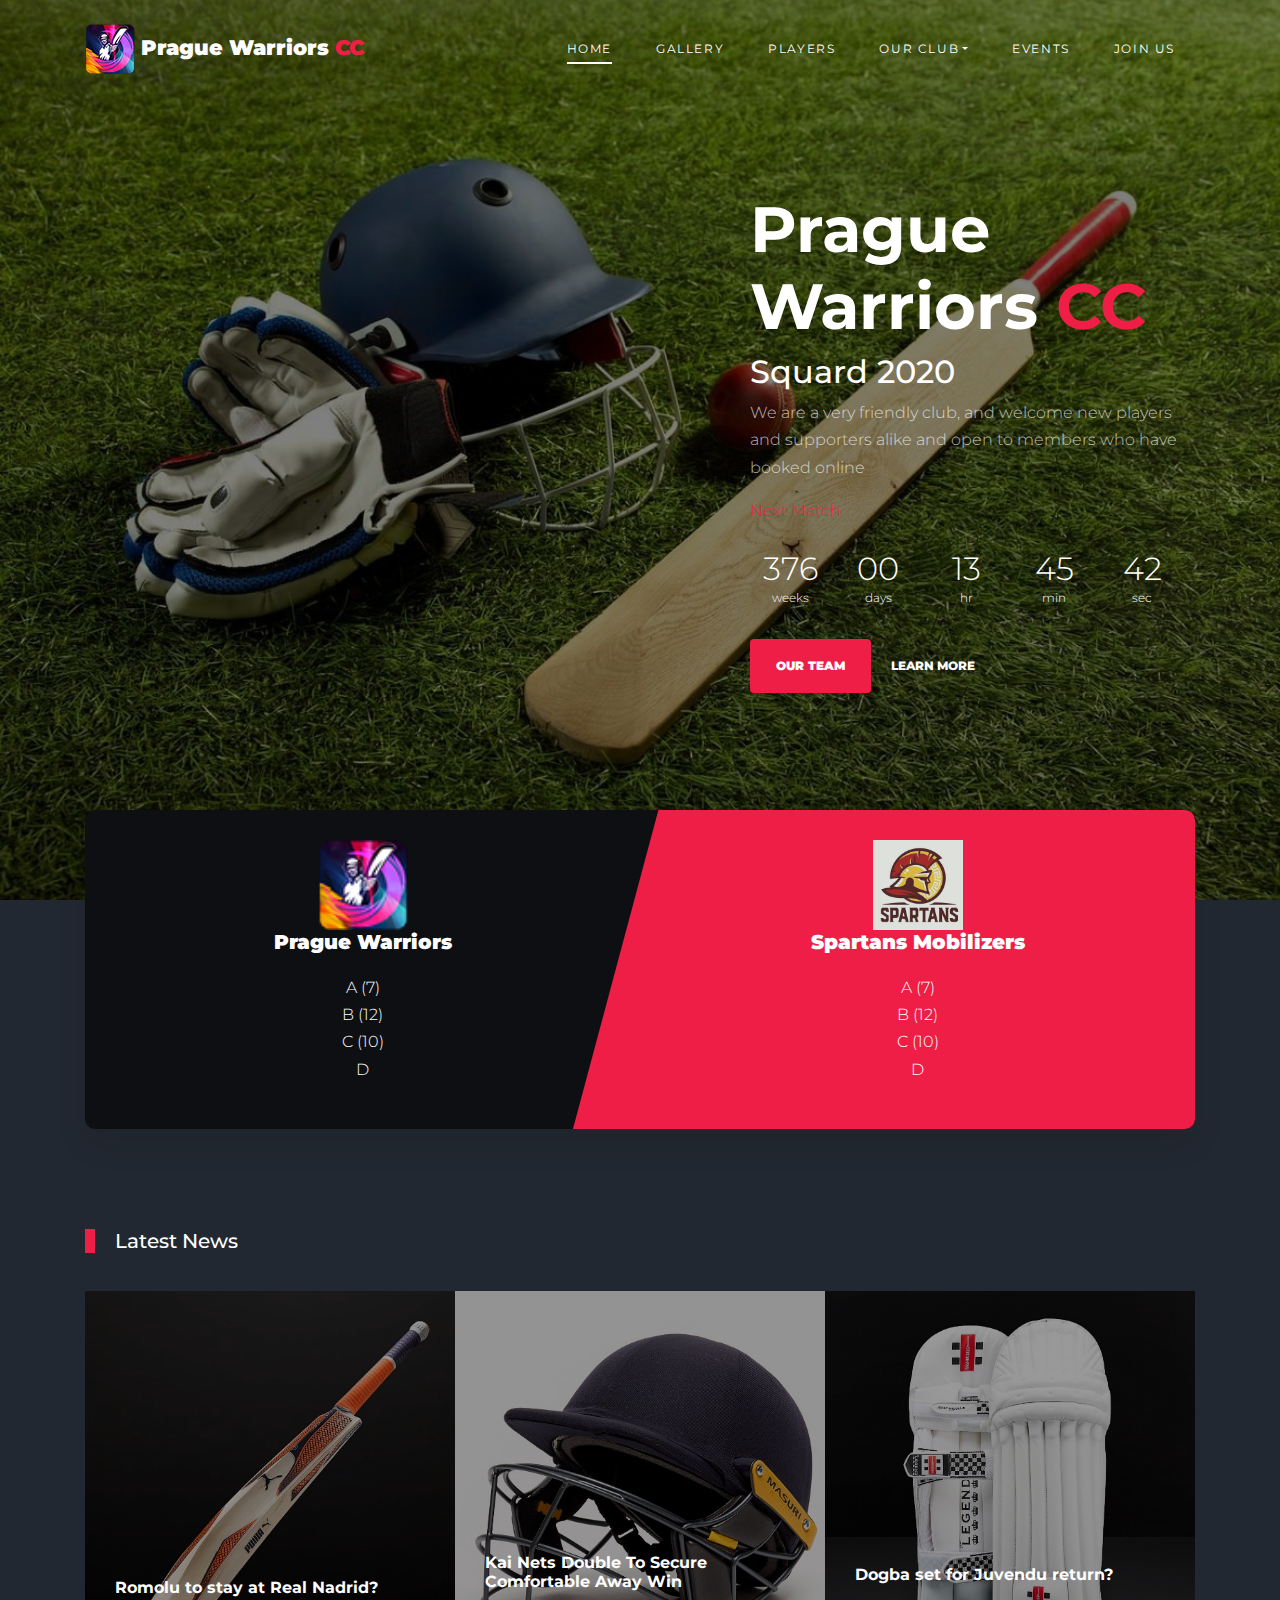
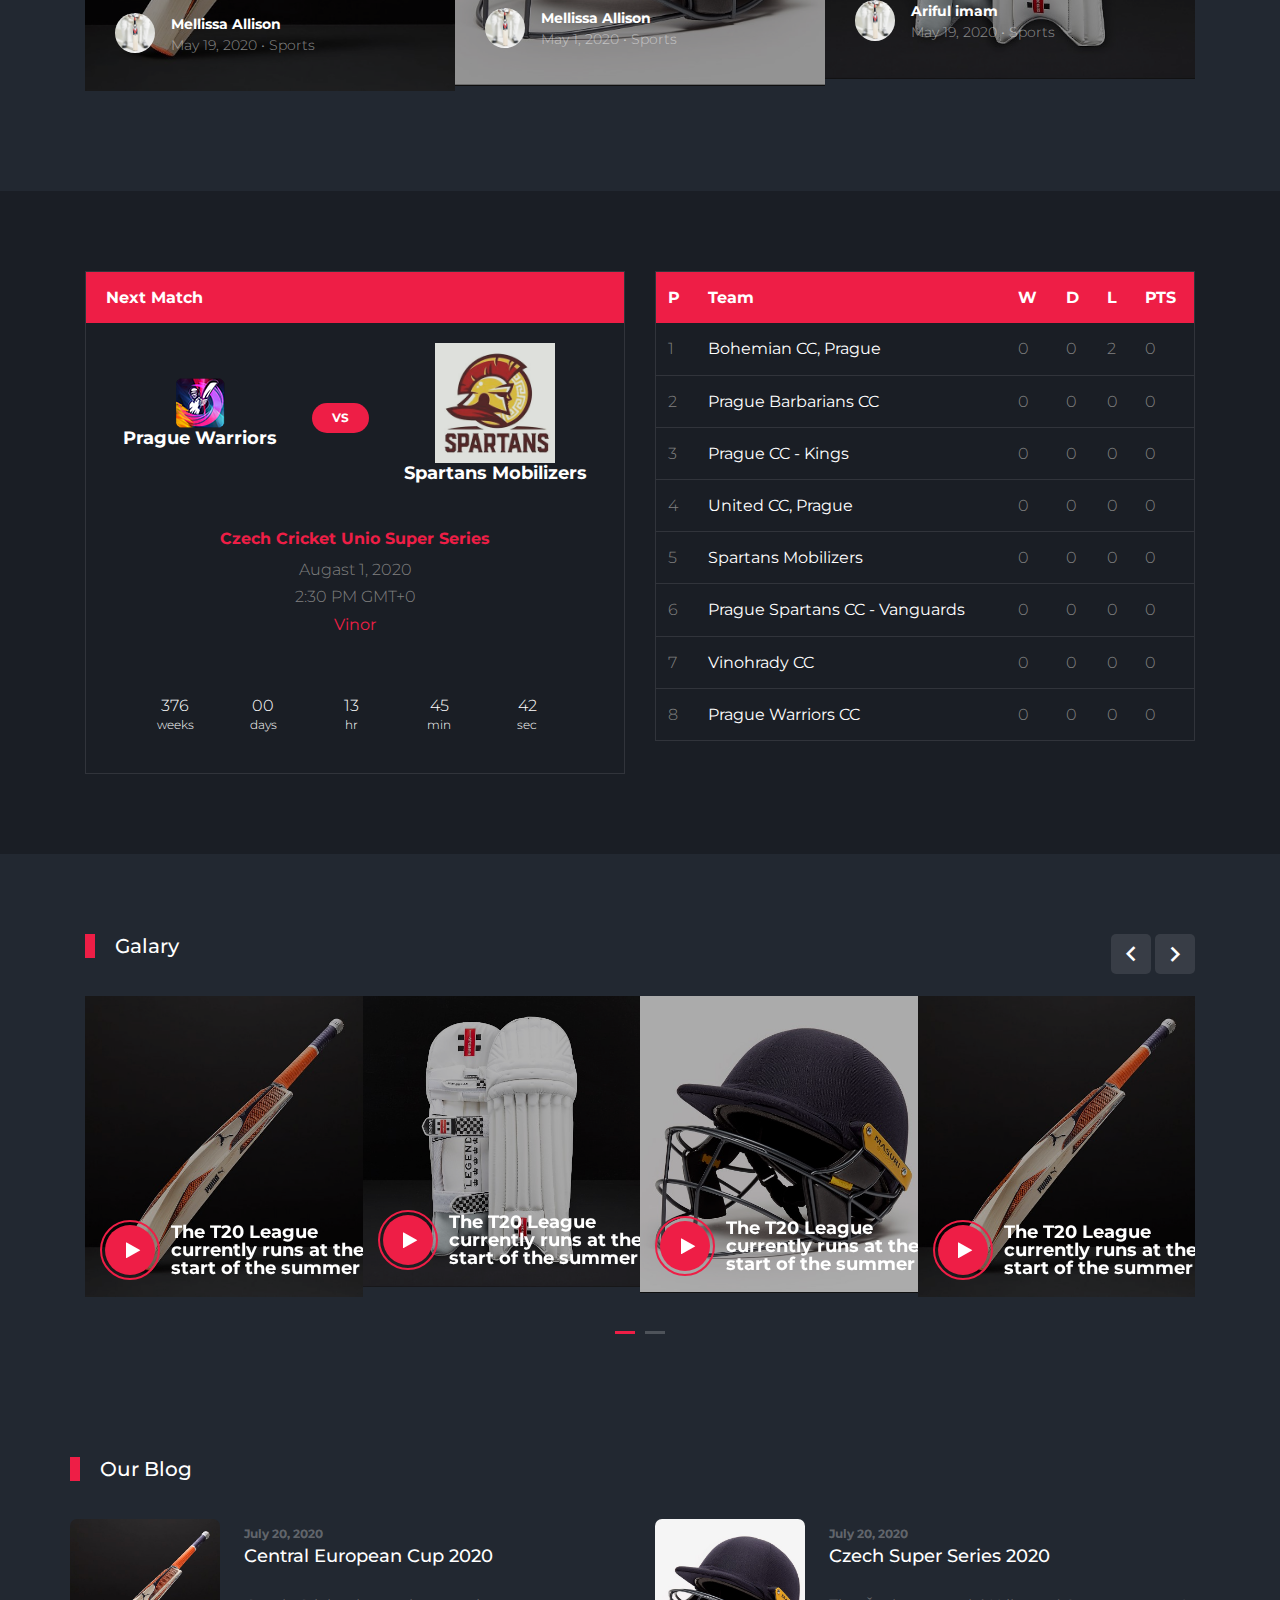
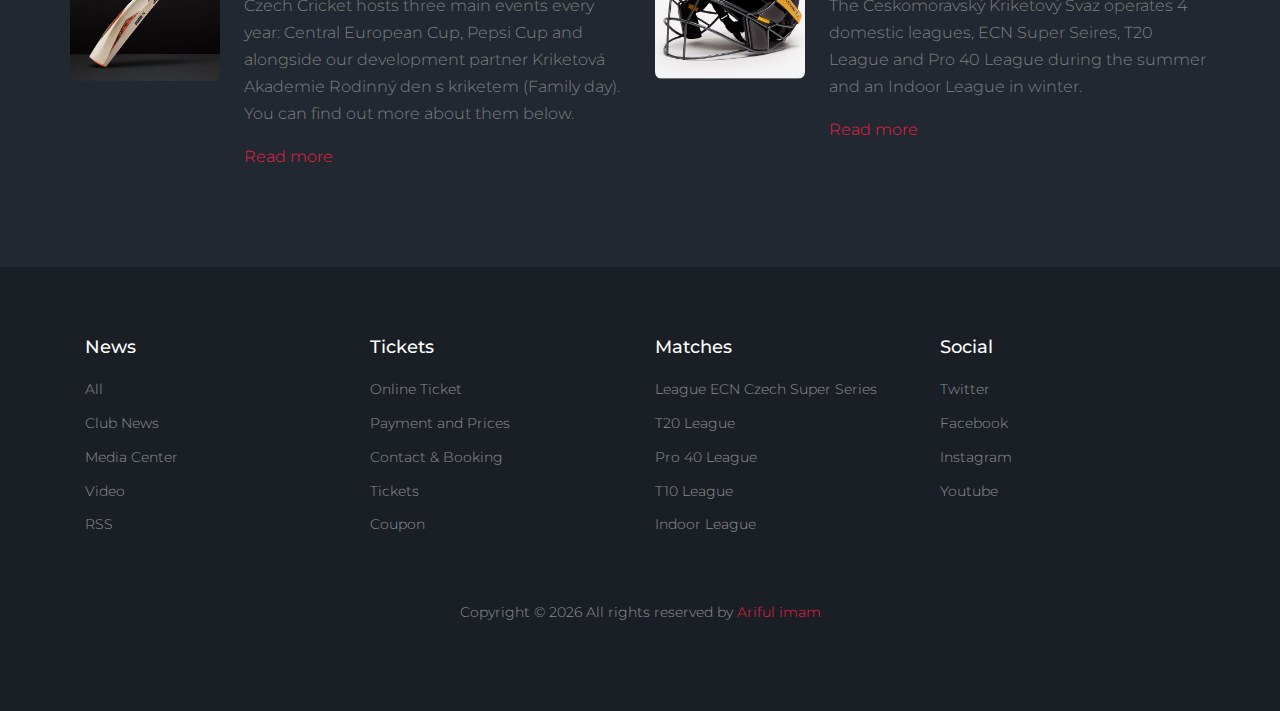
<file: index.html>
<!DOCTYPE html>
<html lang="en">

<head>
  <title>Prague Warriors &mdash;CC</title>
  <meta charset="utf-8">
  <meta name="viewport" content="width=device-width, initial-scale=1, shrink-to-fit=no">


  <link href="https://fonts.googleapis.com/css2?family=Montserrat:wght@400;700&display=swap" rel="stylesheet">

  <link rel="stylesheet" href="fonts/icomoon/style.css">

  <link rel="stylesheet" href="css/bootstrap/bootstrap.css">
  <link rel="stylesheet" href="css/jquery-ui.css">
  <link rel="stylesheet" href="css/owl.carousel.min.css">
  <link rel="stylesheet" href="css/owl.theme.default.min.css">
  <link rel="stylesheet" href="css/owl.theme.default.min.css">

  <link rel="stylesheet" href="css/jquery.fancybox.min.css">

  <link rel="stylesheet" href="css/bootstrap-datepicker.css">

  <link rel="stylesheet" href="fonts/flaticon/font/flaticon.css">

  <link rel="stylesheet" href="css/aos.css">

  <link rel="stylesheet" href="css/style.css">



</head>

<body>

  <div class="site-wrap">

    <div class="site-mobile-menu site-navbar-target">
      <div class="site-mobile-menu-header">
        <div class="site-mobile-menu-close">
          <span class="icon-close2 js-menu-toggle"></span>
        </div>
      </div>
      <div class="site-mobile-menu-body"></div>
    </div>


    <header class="site-navbar py-4" role="banner">

      <div class="container">
        <div class="d-flex align-items-center">
          <div class="site-logo">
            <img src="images/logo_1.png" alt="Logo"><a href="index.html">  Prague Warriors <span style="color: #ee1e46;"><strong>CC</strong></span></a>

          </div>
          <div class="ml-auto">
            <nav class="site-navigation position-relative text-right" role="navigation">
              <ul class="site-menu main-menu js-clone-nav mr-auto d-none d-lg-block">
                <li class="active"><a href="index.html" class="nav-link">Home</a></li>
                <li><a href="galary.html" class="nav-link">Gallery</a></li>
                <li><a href="index.html" class="nav-link">Players</a></li>
                <li class="dropdown submenu">
                  <a href="club.html" class="dropdown-toggle" data-toggle="dropdown" >Our Club</a>
                  <ul class="dropdown-menu" role="menu">
                      <li><a href="constitution.html">Constitution</a></li>
                      <li><a href="coc.html">Code of Conduct</a></li>
                  </ul>

              </li>
                <li><a href="events.html" class="nav-link">Events</a></li>
                <li><a href="reg/reg.html" class="nav-link">Join Us</a></li>
              </ul>
            </nav>

            <a href="#" class="d-inline-block d-lg-none site-menu-toggle js-menu-toggle text-black float-right text-white"><span
                class="icon-menu h3 text-white"></span></a>
          </div>
        </div>
      </div>

    </header>

    <div class="hero overlay" style="background-image: url('images/bg_3.jpg');">
      <div class="container">
        <div class="row align-items-center">
          <div class="col-lg-5 ml-auto">
            <h1 class="text-white">Prague Warriors <span style="color: #ee1e46;"><trong>CC</strong></span></h1><h2>Squard 2020</h2>
            <p>We are a very friendly club, and welcome new players and supporters alike and open to members who have booked online</p>
            <p style="color: #ee1e46;">Next Match</p>
            <div id="date-countdown"></div>
            <p>
              <a href="#" class="btn btn-primary py-3 px-4 mr-3">Our Team</a>
              <a href="#" class="more light">Learn More</a>
            </p>  
          </div>
        </div>
      </div>
    </div>

    
    
    <div class="container">
      

      <div class="row">
        <div class="col-lg-12">
          
          <div class="d-flex team-vs">
    
            <div class="team-1 w-50">
              <div class="team-details w-100 text-center">
                <img src="images/logo_1.png" alt="Image" class="img-fluid">
                <h3>Prague Warriors</h3>
                <ul class="list-unstyled">
                  <li>A (7)</li>
                  <li>B (12)</li>
                  <li>C (10)</li>
                  <li>D</li>
                </ul>
              </div>
            </div>
            <div class="team-2 w-50">
              <div class="team-details w-100 text-center">
                <img src="images/logo_2.png" alt="Image" class="img-fluid">
                <h3>Spartans Mobilizers</h3>
                <ul class="list-unstyled">
                  <li>A (7)</li>
                  <li>B (12)</li>
                  <li>C (10)</li>
                  <li>D</li>
                </ul>
              </div>
            </div>
          </div>
        </div>
      </div>
    </div>
  

    <div class="latest-news">
      <div class="container">
        <div class="row">
          <div class="col-12 title-section">
            <h2 class="heading">Latest News</h2>
          </div>
        </div>
        <div class="row no-gutters">
          <div class="col-md-4">
            <div class="post-entry">
              <a href="#">
                <img src="images/img_1.jpg" alt="Image" class="img-fluid">
              </a>
              <div class="caption">
                <div class="caption-inner">
                  <h3 class="mb-3">Romolu to stay at Real Nadrid?</h3>
                  <div class="author d-flex align-items-center">
                    <div class="img mb-2 mr-3">
                      <img src="images/person_1.jpg" alt="">
                    </div>
                    <div class="text">
                      <h4>Mellissa Allison</h4>
                      <span>May 19, 2020 &bullet; Sports</span>
                    </div>
                  </div>
                </div>
              </div> 
            </div>
          </div>
          <div class="col-md-4">
            <div class="post-entry">
              <a href="#">
                <img src="images/img_3.jpg" alt="Image" class="img-fluid">
              </a>
              <div class="caption">
                <div class="caption-inner">
                  <h3 class="mb-3">Kai Nets Double To Secure Comfortable Away Win</h3>
                  <div class="author d-flex align-items-center">
                    <div class="img mb-2 mr-3">
                      <img src="images/person_1.jpg" alt="">
                    </div>
                    <div class="text">
                      <h4>Mellissa Allison</h4>
                      <span>May 1, 2020 &bullet; Sports</span>
                    </div>
                  </div>
                </div>
              </div> 
            </div>
          </div>
          <div class="col-md-4">
            <div class="post-entry">
              <a href="#">
                <img src="images/img_2.jpg" alt="Image" class="img-fluid">
              </a>
              <div class="caption">
                <div class="caption-inner">
                  <h3 class="mb-3">Dogba set for Juvendu return?</h3>
                  <div class="author d-flex align-items-center">
                    <div class="img mb-2 mr-3">
                      <img src="images/person_1.jpg" alt="">
                    </div>
                    <div class="text">
                      <h4>Ariful imam </h4>
                      <span>May 19, 2020 &bullet; Sports</span>
                    </div>
                  </div>
                </div>
              </div> 
            </div>
          </div>
        </div>

      </div>
    </div>
    
    <div class="site-section bg-dark">
      <div class="container">
        <div class="row">
          <div class="col-lg-6">
            <div class="widget-next-match">
              <div class="widget-title">
                <h3>Next Match</h3>
              </div>
              <div class="widget-body mb-3">
                <div class="widget-vs">
                  <div class="d-flex align-items-center justify-content-around justify-content-between w-100">
                    <div class="team-1 text-center">
                      <img src="images/logo_1.png" alt="Image">
                      <h3>Prague Warriors</h3>
                    </div>
                    <div>
                      <span class="vs"><span>VS</span></span>
                    </div>
                    <div class="team-2 text-center">
                      <img src="images/logo_2.png" alt="Image">
                      <h3>Spartans Mobilizers</h3>
                    </div>
                  </div>
                </div>
              </div>

              <div class="text-center widget-vs-contents mb-4">
                <h4>Czech Cricket Unio Super Series
                  </h4>
                <p class="mb-5">
                  <span class="d-block">Augast 1, 2020</span>
                  <span class="d-block">2:30 PM GMT+0</span>
                  <strong class="text-primary">Vinor</strong>
                </p>

                <div id="date-countdown2" class="pb-1"></div>
              </div>
            </div>
          </div>
          <div class="col-lg-6">
            
            <div class="widget-next-match">
              <table class="table custom-table">
                <thead>
                  <tr>
                    <th>P</th>
                    <th>Team</th>
                    <th>W</th>
                    <th>D</th>
                    <th>L</th>
                    <th>PTS</th>
                  </tr>
                </thead>
                <tbody>
                  <tr>
                    <td>1</td>
                    <td><strong class="text-white">Bohemian CC, Prague</strong></td>
                    <td>0</td>
                    <td>0</td>
                    <td>2</td>
                    <td>0</td>
                  </tr>
                  <tr>
                    <td>2</td>
                    <td><strong class="text-white">Prague Barbarians CC</strong></td>
                    <td>0</td>
                    <td>0</td>
                    <td>0</td>
                    <td>0</td>
                  </tr>
                  <tr>
                    <td>3</td>
                    <td><strong class="text-white">Prague CC - Kings</strong></td>
                    <td>0</td>
                    <td>0</td>
                    <td>0</td>
                    <td>0</td>
                  </tr>
                  <tr>
                    <td>4</td>
                    <td><strong class="text-white">United CC, Prague </strong></td>
                    <td>0</td>
                    <td>0</td>
                    <td>0</td>
                    <td>0</td>
                  </tr>
                  <tr>
                    <td>5</td>
                    <td><strong class="text-white"> Spartans Mobilizers</strong></td>
                    <td>0</td>
                    <td>0</td>
                    <td>0</td>
                    <td>0</td>
                  </tr>
                  <tr>
                    <td>6</td>
                    <td><strong class="text-white">Prague Spartans CC - Vanguards</strong></td>
                    <td>0</td>
                    <td>0</td>
                    <td>0</td>
                    <td>0</td>
                  </tr>
                  <tr>
                    <td>7</td>
                    <td><strong class="text-white">Vinohrady CC</strong></td>
                    <td>0</td>
                    <td>0</td>
                    <td>0</td>
                    <td>0</td>
                  </tr>
                  <tr>
                    <td>8</td>
                    <td><strong class="text-white">Prague Warriors CC</strong></td>
                    <td>0</td>
                    <td>0</td>
                    <td>0</td>
                    <td>0</td>
                  </tr>
                </tbody>
              </table>
            </div>

          </div>
        </div>
      </div>
    </div> <!-- .site-section -->

    <div class="site-section">
      <div class="container">
        <div class="row">
          <div class="col-6 title-section">
            <h2 class="heading">Galary</h2>
          </div>
          <div class="col-6 text-right">
            <div class="custom-nav">
            <a href="#" class="js-custom-prev-v2"><span class="icon-keyboard_arrow_left"></span></a>
            <span></span>
            <a href="#" class="js-custom-next-v2"><span class="icon-keyboard_arrow_right"></span></a>
            </div>
          </div>
        </div>


        <div class="owl-4-slider owl-carousel">
          <div class="item">
            <div class="video-media">
              <img src="images/img_1.jpg" alt="Image" class="img-fluid">
              <a href="https://vimeo.com/139714818" class="d-flex play-button align-items-center" data-fancybox>
                <span class="icon mr-3">
                  <span class="icon-play"></span>
                </span>
                <div class="caption">
                  <h3 class="m-0">The T20 League currently runs at the start of the summer</h3>
                </div>
              </a>
            </div>
          </div>
          <div class="item">
            <div class="video-media">
              <img src="images/img_2.jpg" alt="Image" class="img-fluid">
              <a href="#" class="d-flex play-button align-items-center" data-fancybox>
                <span class="icon mr-3">
                  <span class="icon-play"></span>
                </span>
                <div class="caption">
                  <h3 class="m-0">The T20 League currently runs at the start of the summer</h3>
                </div>
              </a>
            </div>
          </div>
          <div class="item">
            <div class="video-media">
              <img src="images/img_3.jpg" alt="Image" class="img-fluid">
              <a href="https://vimeo.com/139714818" class="d-flex play-button align-items-center" data-fancybox>
                <span class="icon mr-3">
                  <span class="icon-play"></span>
                </span>
                <div class="caption">
                  <h3 class="m-0">The T20 League currently runs at the start of the summer</h3>
                </div>
              </a>
            </div>
          </div>

          <div class="item">
            <div class="video-media">
              <img src="images/img_1.jpg" alt="Image" class="img-fluid">
              <a href="https://vimeo.com/139714818" class="d-flex play-button align-items-center" data-fancybox>
                <span class="icon mr-3">
                  <span class="icon-play"></span>
                </span>
                <div class="caption">
                  <h3 class="m-0">The T20 League currently runs at the start of the summer</h3>
                </div>
              </a>
            </div>
          </div>
          <div class="item">
            <div class="video-media">
              <img src="images/img_2.jpg" alt="Image" class="img-fluid">
              <a href="https://vimeo.com/139714818" class="d-flex play-button align-items-center" data-fancybox>
                <span class="icon mr-3">
                  <span class="icon-play"></span>
                </span>
                <div class="caption">
                  <h3 class="m-0">The T20 League currently runs at the start of the summer</h3>
                </div>
              </a>
            </div>
          </div>
          <div class="item">
            <div class="video-media">
              <img src="images/img_3.jpg" alt="Image" class="img-fluid">
              <a href="https://vimeo.com/139714818" class="d-flex play-button align-items-center" data-fancybox>
                <span class="icon mr-3">
                  <span class="icon-play"></span>
                </span>
                <div class="caption">
                  <h3 class="m-0">The T20 League currently runs at the start of the summer</h3>
                </div>
              </a>
            </div>
          </div>

        </div>

      </div>
    </div>

    <div class="container site-section">
      <div class="row">
        <div class="col-6 title-section">
          <h2 class="heading">Our Blog</h2>
        </div>
      </div>
      <div class="row">
        <div class="col-lg-6">
          <div class="custom-media d-flex">
            <div class="img mr-4">
              <img src="images/img_1.jpg" alt="Image" class="img-fluid">
            </div>
            <div class="text">
              <span class="meta">July 20, 2020</span>
              <h3 class="mb-4"><a href="#">Central European Cup 2020</a></h3>
              <p>Czech Cricket hosts three main events every year: Central European Cup, Pepsi Cup and alongside our development partner Kriketová Akademie Rodinný den s kriketem (Family day). You can find out more about them below.

              </p>
              <p><a href="#">Read more</a></p>
            </div>
          </div>
        </div>
        <div class="col-lg-6">
          <div class="custom-media d-flex">
            <div class="img mr-4">
              <img src="images/img_3.jpg" alt="Image" class="img-fluid">
            </div>
            <div class="text">
              <span class="meta">July 20, 2020</span>
              <h3 class="mb-4"><a href="#">Czech Super Series 2020</a></h3>
              <p>The Českomoravský Kriketový Svaz operates 4 domestic leagues, ECN Super Seires, T20 League and Pro 40 League during the summer and an Indoor League in winter.</p>
              <p><a href="#">Read more</a></p>
            </div>
          </div>
        </div>
      </div>
    </div>



    <footer class="footer-section">
      <div class="container">
        <div class="row">
          <div class="col-lg-3">
            <div class="widget mb-3">
              <h3>News</h3>
              <ul class="list-unstyled links">
                <li><a href="#">All</a></li>
                <li><a href="#">Club News</a></li>
                <li><a href="#">Media Center</a></li>
                <li><a href="#">Video</a></li>
                <li><a href="#">RSS</a></li>
              </ul>
            </div>
          </div>
          <div class="col-lg-3">
            <div class="widget mb-3">
              <h3>Tickets</h3>
              <ul class="list-unstyled links">
                <li><a href="#">Online Ticket</a></li>
                <li><a href="#">Payment and Prices</a></li>
                <li><a href="#">Contact &amp; Booking</a></li>
                <li><a href="#">Tickets</a></li>
                <li><a href="#">Coupon</a></li>
              </ul>
            </div>
          </div>
          <div class="col-lg-3">
            <div class="widget mb-3">
              <h3>Matches</h3>
              <ul class="list-unstyled links">
                <li><a href="#">League ECN Czech Super Series</a></li>
                <li><a href="#">T20 League</a></li>
                <li><a href="#">Pro 40 League</a></li>
                <li><a href="#">T10 League</a></li>
                <li><a href="#">Indoor League</a></li>
              </ul>
            </div>
          </div>

          <div class="col-lg-3">
            <div class="widget mb-3">
              <h3>Social</h3>
              <ul class="list-unstyled links">
                <li><a href="#">Twitter</a></li>
                <li><a href="#">Facebook</a></li>
                <li><a href="#">Instagram</a></li>
                <li><a href="#">Youtube</a></li>
              </ul>
            </div>
          </div>

        </div>

        <div class="row text-center">
          <div class="col-md-12">
            <div class=" pt-5">
              <p>
            
                Copyright &copy;
                <script>
                  document.write(new Date().getFullYear());
                </script> All rights reserved by <a href="www.arifulimam.github.io/resume" target="_blank">Ariful imam</a>
               
              </p>
            </div>
          </div>

        </div>
      </div>
    </footer>


  <!-- .site-wrap -->

  <script src="js/jquery-3.3.1.min.js"></script>
  <script src="js/jquery-migrate-3.0.1.min.js"></script>
  <script src="js/jquery-ui.js"></script>
  <script src="js/popper.min.js"></script>
  <script src="js/bootstrap.min.js"></script>
  <script src="js/owl.carousel.min.js"></script>
  <script src="js/jquery.stellar.min.js"></script>
  <script src="js/jquery.countdown.min.js"></script>
  <script src="js/bootstrap-datepicker.min.js"></script>
  <script src="js/jquery.easing.1.3.js"></script>
  <script src="js/aos.js"></script>
  <script src="js/jquery.fancybox.min.js"></script>
  <script src="js/jquery.sticky.js"></script>
  <script src="js/jquery.mb.YTPlayer.min.js"></script>


  <script src="js/main.js"></script>

</body>

</html>
</file>
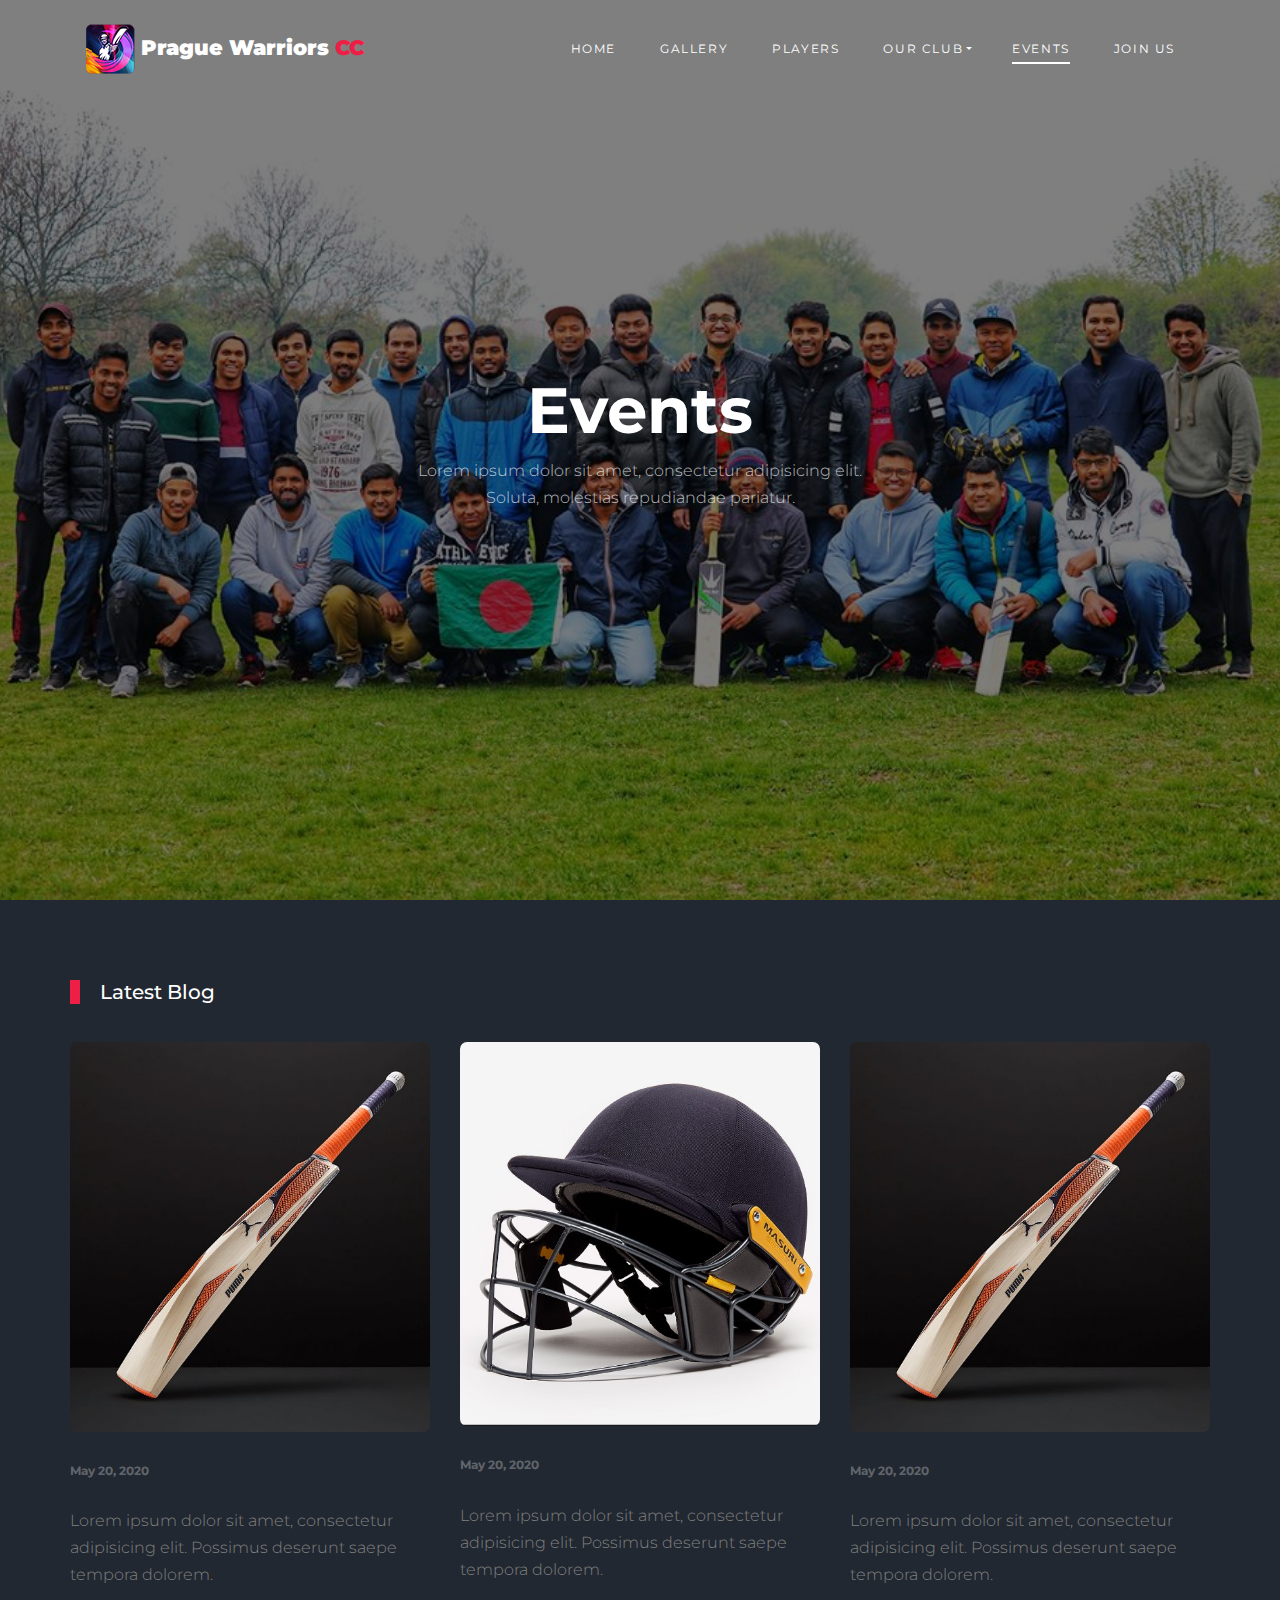
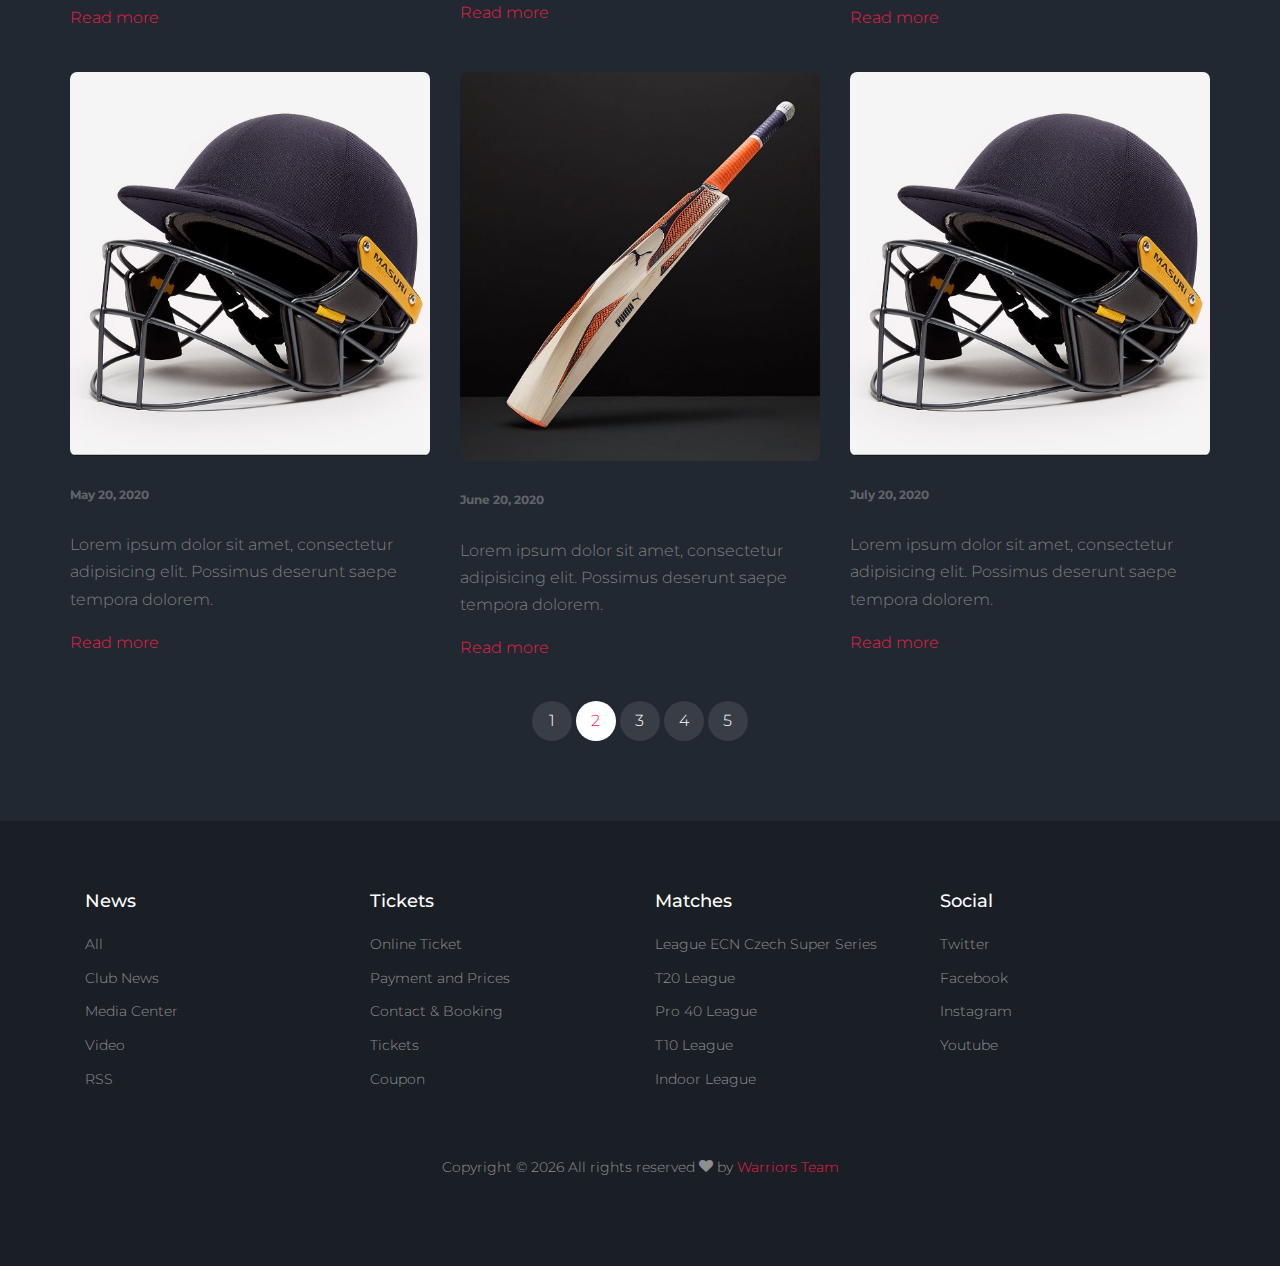
<file: events.html>
<!DOCTYPE html>
<html lang="en">

<head>
  <title>Prague Warriors &mdash;CC</title>
  <meta charset="utf-8">
  <meta name="viewport" content="width=device-width, initial-scale=1, shrink-to-fit=no">


  <link href="https://fonts.googleapis.com/css2?family=Montserrat:wght@400;700&display=swap" rel="stylesheet">

  <link rel="stylesheet" href="fonts/icomoon/style.css">

  <link rel="stylesheet" href="css/bootstrap/bootstrap.css">
  <link rel="stylesheet" href="css/jquery-ui.css">
  <link rel="stylesheet" href="css/owl.carousel.min.css">
  <link rel="stylesheet" href="css/owl.theme.default.min.css">
  <link rel="stylesheet" href="css/owl.theme.default.min.css">

  <link rel="stylesheet" href="css/jquery.fancybox.min.css">

  <link rel="stylesheet" href="css/bootstrap-datepicker.css">

  <link rel="stylesheet" href="fonts/flaticon/font/flaticon.css">

  <link rel="stylesheet" href="css/aos.css">

  <link rel="stylesheet" href="css/style.css">



</head>

<body>

  <div class="site-wrap">

    <div class="site-mobile-menu site-navbar-target">
      <div class="site-mobile-menu-header">
        <div class="site-mobile-menu-close">
          <span class="icon-close2 js-menu-toggle"></span>
        </div>
      </div>
      <div class="site-mobile-menu-body"></div>
    </div>


    <header class="site-navbar py-4" role="banner">

      <div class="container">
        <div class="d-flex align-items-center">
          <div class="site-logo">
            <img src="images/logo_1.png" alt="Logo"><a href="index.html">  Prague Warriors <span style="color: #ee1e46;"><strong>CC</strong></span></a>
      
          </div>
          <div class="ml-auto">
            <nav class="site-navigation position-relative text-right" role="navigation">
              <ul class="site-menu main-menu js-clone-nav mr-auto d-none d-lg-block">
                <li ><a href="index.html" class="nav-link">Home</a></li>
                <li><a href="galary.html" class="nav-link">Gallery</a></li>
                <li><a href="index.html" class="nav-link">Players</a></li>
                   <li class="dropdown submenu">
                  <a href="club.html" class="dropdown-toggle" data-toggle="dropdown" >Our Club</a>
                  <ul class="dropdown-menu" role="menu">
                      <li><a href="constitution.html">Constitution</a></li>
                      <li><a href="coc.html">Code of Conduct</a></li>
                  </ul>
                <li class="active"><a href="events.html" class="nav-link">Events</a></li>
                <li><a href="reg/reg.html" class="nav-link">Join Us</a></li>
              </ul>
            </nav>

            <a href="#" class="d-inline-block d-lg-none site-menu-toggle js-menu-toggle text-black float-right text-white"><span
                class="icon-menu h3 text-white"></span></a>
          </div>
        </div>
      </div>

    </header>


    <div class="hero overlay" style="background-image: url('images/1.jpg');">
      <div class="container">
        <div class="row align-items-center">
          <div class="col-lg-5 mx-auto text-center">
            <h1 class="text-white">Events</h1>
            <p>Lorem ipsum dolor sit amet, consectetur adipisicing elit. Soluta, molestias repudiandae pariatur.</p>
          </div>
        </div>
      </div>
    </div>

    
    
    <div class="container site-section">
      <div class="row">
        <div class="col-6 title-section">
          <h2 class="heading">Latest Blog</h2>
        </div>
      </div>
      <div class="row">
        <div class="col-lg-4 mb-4">
          <div class="custom-media d-block">
            <div class="img mb-4">
              <a href="events.html"><img src="images/img_1.jpg" alt="Image" class="img-fluid"></a>
            </div>
            <div class="text">
              <span class="meta">May 20, 2020</span>
              <h3 class="mb-4"><a href="#"></a></h3>
              <p>Lorem ipsum dolor sit amet, consectetur adipisicing elit. Possimus deserunt saepe tempora dolorem.</p>
              <p><a href="#">Read more</a></p>
            </div>
          </div>
        </div>
        <div class="col-lg-4 mb-4">
          <div class="custom-media d-block">
            <div class="img mb-4">
              <a href="events.html"><img src="images/img_3.jpg" alt="Image" class="img-fluid"></a>
            </div>
            <div class="text">
              <span class="meta">May 20, 2020</span>
              <h3 class="mb-4"><a href="#"></a></h3>
              <p>Lorem ipsum dolor sit amet, consectetur adipisicing elit. Possimus deserunt saepe tempora dolorem.</p>
              <p><a href="#">Read more</a></p>
            </div>
          </div>
        </div>

        <div class="col-lg-4 mb-4">
          <div class="custom-media d-block">
            <div class="img mb-4">
              <a href="events.html"><img src="images/img_1.jpg" alt="Image" class="img-fluid"></a>
            </div>
            <div class="text">
              <span class="meta">May 20, 2020</span>
              <h3 class="mb-4"><a href="#"></a></h3>
              <p>Lorem ipsum dolor sit amet, consectetur adipisicing elit. Possimus deserunt saepe tempora dolorem.</p>
              <p><a href="#">Read more</a></p>
            </div>
          </div>
        </div>
        <div class="col-lg-4 mb-4">
          <div class="custom-media d-block">
            <div class="img mb-4">
              <a href="events.html"><img src="images/img_3.jpg" alt="Image" class="img-fluid"></a>
            </div>
            <div class="text">
              <span class="meta">May 20, 2020</span>
              <h3 class="mb-4"><a href="#"></a></h3>
              <p>Lorem ipsum dolor sit amet, consectetur adipisicing elit. Possimus deserunt saepe tempora dolorem.</p>
              <p><a href="#">Read more</a></p>
            </div>
          </div>
        </div>
        
        <div class="col-lg-4 mb-4">
          <div class="custom-media d-block">
            <div class="img mb-4">
              <a href="events.html"><img src="images/img_1.jpg" alt="Image" class="img-fluid"></a>
            </div>
            <div class="text">
              <span class="meta">June 20, 2020</span>
              <h3 class="mb-4"><a href="#"></a></h3>
              <p>Lorem ipsum dolor sit amet, consectetur adipisicing elit. Possimus deserunt saepe tempora dolorem.</p>
              <p><a href="#">Read more</a></p>
            </div>
          </div>
        </div>
        <div class="col-lg-4 mb-4">
          <div class="custom-media d-block">
            <div class="img mb-4">
              <a href="events.html"><img src="images/img_3.jpg" alt="Image" class="img-fluid"></a>
            </div>
            <div class="text">
              <span class="meta">July 20, 2020</span>
              <h3 class="mb-4"><a href="#"></a></h3>
              <p>Lorem ipsum dolor sit amet, consectetur adipisicing elit. Possimus deserunt saepe tempora dolorem.</p>
              <p><a href="#">Read more</a></p>
            </div>
          </div>
        </div>
      </div>

      <div class="row justify-content-center">
        <div class="col-lg-7 text-center">
          <div class="custom-pagination">
            <a href="#">1</a>
            <span>2</span>
            <a href="#">3</a>
            <a href="#">4</a>
            <a href="#">5</a>
          </div>
        </div>
      </div>
    </div>


    

    <footer class="footer-section">
      <div class="container">
        <div class="row">
          <div class="col-lg-3">
            <div class="widget mb-3">
              <h3>News</h3>
              <ul class="list-unstyled links">
                <li><a href="#">All</a></li>
                <li><a href="#">Club News</a></li>
                <li><a href="#">Media Center</a></li>
                <li><a href="#">Video</a></li>
                <li><a href="#">RSS</a></li>
              </ul>
            </div>
          </div>
          <div class="col-lg-3">
            <div class="widget mb-3">
              <h3>Tickets</h3>
              <ul class="list-unstyled links">
                <li><a href="#">Online Ticket</a></li>
                <li><a href="#">Payment and Prices</a></li>
                <li><a href="#">Contact &amp; Booking</a></li>
                <li><a href="#">Tickets</a></li>
                <li><a href="#">Coupon</a></li>
              </ul>
            </div>
          </div>
          <div class="col-lg-3">
            <div class="widget mb-3">
              <h3>Matches</h3>
              <ul class="list-unstyled links">
                <li><a href="#">League ECN Czech Super Series</a></li>
                <li><a href="#">T20 League</a></li>
                <li><a href="#">Pro 40 League</a></li>
                <li><a href="#">T10 League</a></li>
                <li><a href="#">Indoor League</a></li>
              </ul>
            </div>
          </div>

          <div class="col-lg-3">
            <div class="widget mb-3">
              <h3>Social</h3>
              <ul class="list-unstyled links">
                <li><a href="#">Twitter</a></li>
                <li><a href="#">Facebook</a></li>
                <li><a href="#">Instagram</a></li>
                <li><a href="#">Youtube</a></li>
              </ul>
            </div>
          </div>

        </div>

        <div class="row text-center">
          <div class="col-md-12">
            <div class=" pt-5">
              <p>
            
                Copyright &copy;
                <script>
                  document.write(new Date().getFullYear());
                </script> All rights reserved  <i class="icon-heart"
                  aria-hidden="true"></i> by <a href="www.arifulimam.github.io/resume" target="_blank">Warriors Team</a>
               
              </p>
            </div>
          </div>

        </div>
      </div>
    </footer>



  </div>
  <!-- .site-wrap -->

  <script src="js/jquery-3.3.1.min.js"></script>
  <script src="js/jquery-migrate-3.0.1.min.js"></script>
  <script src="js/jquery-ui.js"></script>
  <script src="js/popper.min.js"></script>
  <script src="js/bootstrap.min.js"></script>
  <script src="js/owl.carousel.min.js"></script>
  <script src="js/jquery.stellar.min.js"></script>
  <script src="js/jquery.countdown.min.js"></script>
  <script src="js/bootstrap-datepicker.min.js"></script>
  <script src="js/jquery.easing.1.3.js"></script>
  <script src="js/aos.js"></script>
  <script src="js/jquery.fancybox.min.js"></script>
  <script src="js/jquery.sticky.js"></script>
  <script src="js/jquery.mb.YTPlayer.min.js"></script>


  <script src="js/main.js"></script>

</body>

</html>
</file>
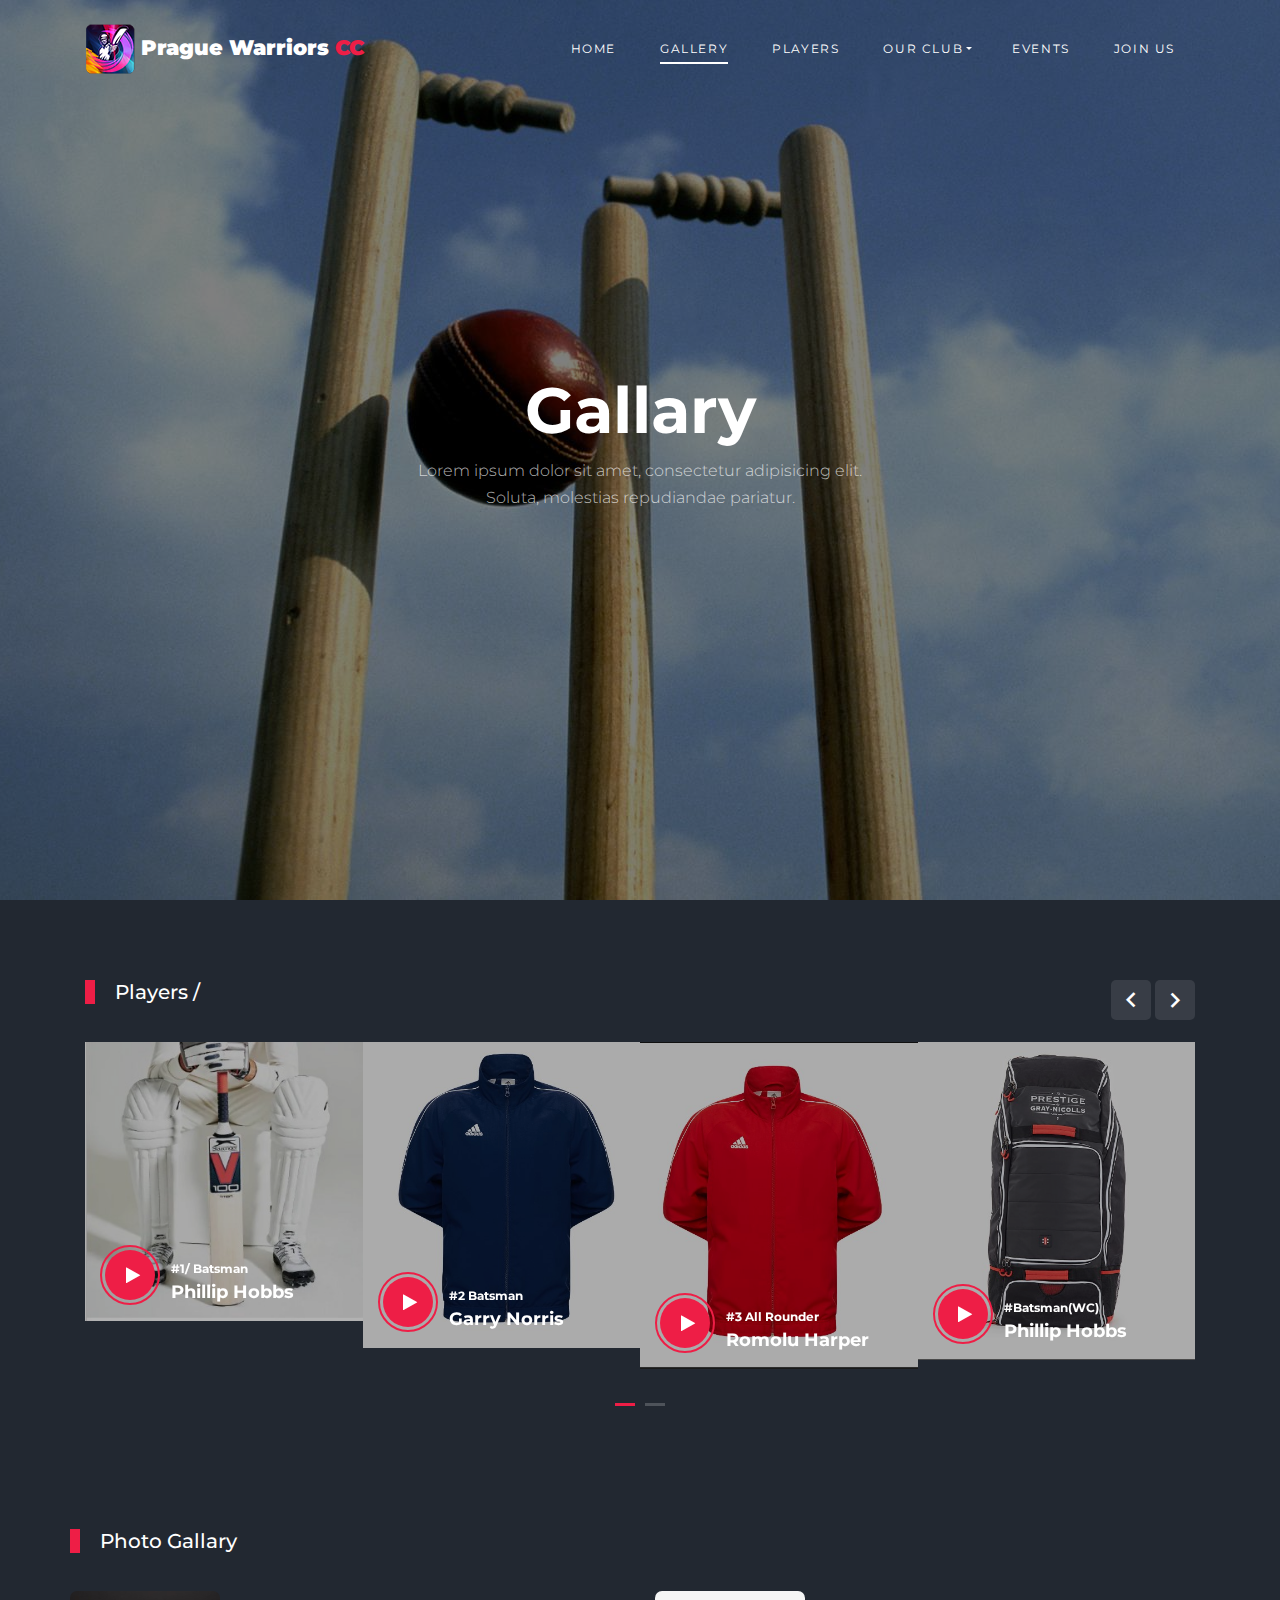
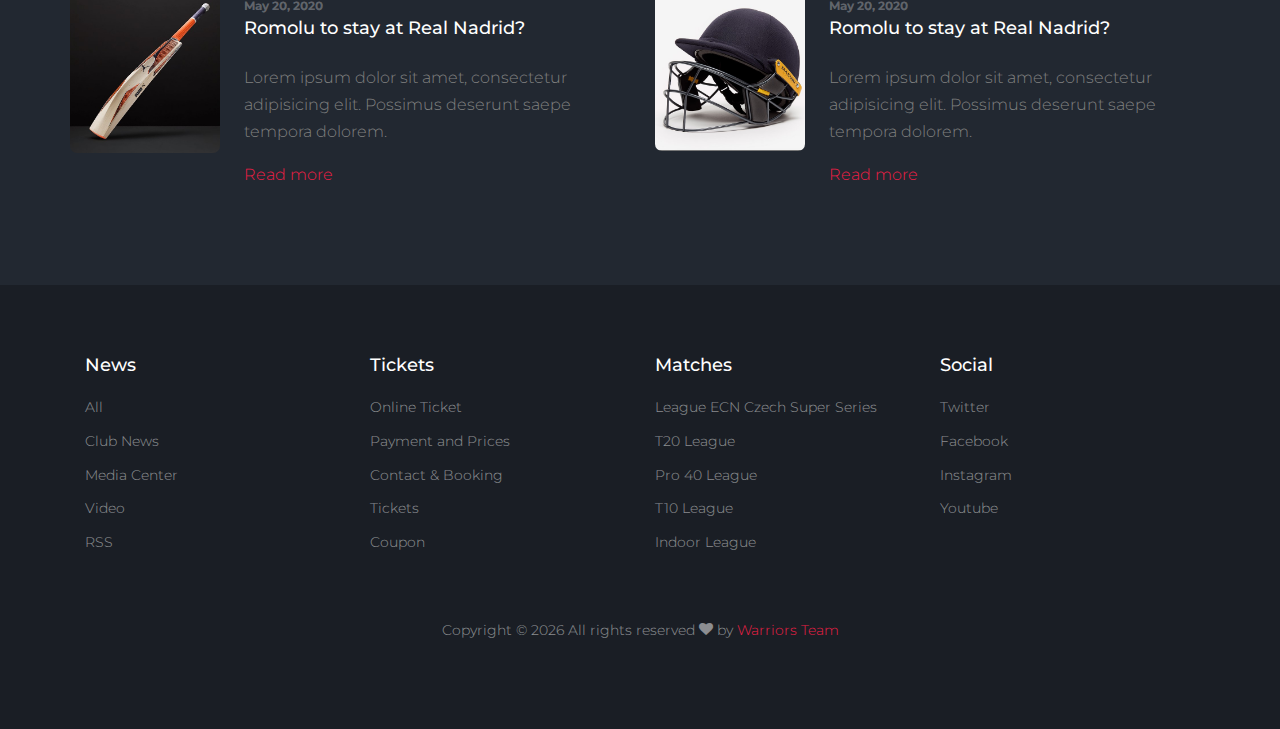
<file: galary.html>
<!DOCTYPE html>
<html lang="en">

<head>
  <title>Prague Warriors &mdash;CC</title>
  <meta charset="utf-8">
  <meta name="viewport" content="width=device-width, initial-scale=1, shrink-to-fit=no">


  <link href="https://fonts.googleapis.com/css2?family=Montserrat:wght@400;700&display=swap" rel="stylesheet">

  <link rel="stylesheet" href="fonts/icomoon/style.css">

  <link rel="stylesheet" href="css/bootstrap/bootstrap.css">
  <link rel="stylesheet" href="css/jquery-ui.css">
  <link rel="stylesheet" href="css/owl.carousel.min.css">
  <link rel="stylesheet" href="css/owl.theme.default.min.css">
  <link rel="stylesheet" href="css/owl.theme.default.min.css">

  <link rel="stylesheet" href="css/jquery.fancybox.min.css">

  <link rel="stylesheet" href="css/bootstrap-datepicker.css">

  <link rel="stylesheet" href="fonts/flaticon/font/flaticon.css">

  <link rel="stylesheet" href="css/aos.css">

  <link rel="stylesheet" href="css/style.css">



</head>

<body>

  <div class="site-wrap">

    <div class="site-mobile-menu site-navbar-target">
      <div class="site-mobile-menu-header">
        <div class="site-mobile-menu-close">
          <span class="icon-close2 js-menu-toggle"></span>
        </div>
      </div>
      <div class="site-mobile-menu-body"></div>
    </div>


    <header class="site-navbar py-4" role="banner">

      <div class="container">
        <div class="d-flex align-items-center">
          <div class="site-logo">
            <img src="images/logo_1.png" alt="Logo"><a href="index.html">  Prague Warriors <span style="color: #ee1e46;"><strong>CC</strong></span></a>
          </div>
          <div class="ml-auto">
            <nav class="site-navigation position-relative text-right" role="navigation">
              <ul class="site-menu main-menu js-clone-nav mr-auto d-none d-lg-block">
                <li><a href="index.html" class="nav-link">Home</a></li>
                <li class="active"><a href="galary.html" class="nav-link">Gallery</a></li>
                <li><a href="index.html" class="nav-link">Players</a></li>
                   <li class="dropdown submenu">
                  <a href="club.html" class="dropdown-toggle" data-toggle="dropdown" >Our Club</a>
                  <ul class="dropdown-menu" role="menu">
                      <li><a href="constitution.html">Constitution</a></li>
                      <li><a href="coc.html">Code of Conduct</a></li>
                  </ul>
                <li><a href="events.html" class="nav-link">Events</a></li>
                <li><a href="reg/reg.html" class="nav-link">Join Us</a></li>
              </ul>
            </nav>

            <a href="#" class="d-inline-block d-lg-none site-menu-toggle js-menu-toggle text-black float-right text-white"><span
                class="icon-menu h3 text-white"></span></a>
          </div>
        </div>
      </div>

    </header>


    <div class="hero overlay" style="background-image: url('images/bg_1.jpg');">
      <div class="container">
        <div class="row align-items-center">
          <div class="col-lg-5 mx-auto text-center">
            <h1 class="text-white">Gallary</h1>
            <p>Lorem ipsum dolor sit amet, consectetur adipisicing elit. Soluta, molestias repudiandae pariatur.</p>
          </div>
        </div>
      </div>
    </div>

    
    
    <div class="site-section">
      <div class="container">
        <div class="row">
          <div class="col-6 title-section">
            <h2 class="heading">Players / </h2>
          </div>
          <div class="col-6 text-right">
            <div class="custom-nav">
            <a href="#" class="js-custom-prev-v2"><span class="icon-keyboard_arrow_left"></span></a>
            <span></span>
            <a href="#" class="js-custom-next-v2"><span class="icon-keyboard_arrow_right"></span></a>
            </div>
          </div>
        </div>


        <div class="owl-4-slider owl-carousel">
          <div class="item">
            <div class="video-media">
              <img src="images/person_1.jpg" alt="Image" class="img-fluid">
              <a href="#" class="d-flex play-button align-items-center" data-fancybox>
                <span class="icon mr-3">
                  <span class="icon-play"></span>
                </span>
                <div class="caption">
                  <span class="meta">#1/ Batsman</span>
                  <h3 class="m-0">Phillip Hobbs</h3>
                </div>
              </a>
            </div>
          </div>
          <div class="item">
            <div class="video-media">
              <img src="images/person_2.jpg" alt="Image" class="img-fluid">
              <a href="#" class="d-flex play-button align-items-center" data-fancybox>
                <span class="icon mr-3">
                  <span class="icon-play"></span>
                </span>
                <div class="caption">
                  <span class="meta">#2 Batsman</span>
                  <h3 class="m-0">Garry Norris</h3>
                </div>
              </a>
            </div>
          </div>
          <div class="item">
            <div class="video-media">
              <img src="images/person_3.jpg" alt="Image" class="img-fluid">
              <a href="#" class="d-flex play-button align-items-center" data-fancybox>
                <span class="icon mr-3">
                  <span class="icon-play"></span>
                </span>
                <div class="caption">
                  <span class="meta">#3 All Rounder</span>
                  <h3 class="m-0">Romolu Harper</h3>
                </div>
              </a>
            </div>
          </div>

          <div class="item">
            <div class="video-media">
              <img src="images/person_4.jpg" alt="Image" class="img-fluid">
              <a href="#" class="d-flex play-button align-items-center" data-fancybox>
                <span class="icon mr-3">
                  <span class="icon-play"></span>
                </span>
                <div class="caption">
                  <span class="meta">#Batsman(WC)</span>
                  <h3 class="m-0">Phillip Hobbs</h3>
                </div>
              </a>
            </div>
          </div>
          <div class="item">
            <div class="video-media">
              <img src="images/img_2.jpg" alt="Image" class="img-fluid">
              <a href="#" class="d-flex play-button align-items-center" data-fancybox>
                <span class="icon mr-3">
                  <span class="icon-play"></span>
                </span>
                <div class="caption">
                  <span class="meta">#6 Spiner</span>
                  <h3 class="m-0">Garry Norris</h3>
                </div>
              </a>
            </div>
          </div>
          <div class="item">
            <div class="video-media">
              <img src="images/person_5.jpg" alt="Image" class="img-fluid">
              <a href="#" class="d-flex play-button align-items-center" data-fancybox>
                <span class="icon mr-3">
                  <span class="icon-play"></span>
                </span>
                <div class="caption">
                  <span class="meta">#8 Bowller</span>
                  <h3 class="m-0">Romolu Harper</h3>
                </div>
              </a>
            </div>
          </div>
        </div>

      </div>
    </div>


    
    <div class="container site-section">
      <div class="row">
        <div class="col-6 title-section">
          <h2 class="heading">Photo Gallary</h2>
        </div>
      </div>
      <div class="row">
        <div class="col-lg-6">
          <div class="custom-media d-flex">
            <div class="img mr-4">
              <img src="images/img_1.jpg" alt="Image" class="img-fluid">
            </div>
            <div class="text">
              <span class="meta">May 20, 2020</span>
              <h3 class="mb-4"><a href="#">Romolu to stay at Real Nadrid?</a></h3>
              <p>Lorem ipsum dolor sit amet, consectetur adipisicing elit. Possimus deserunt saepe tempora dolorem.</p>
              <p><a href="#">Read more</a></p>
            </div>
          </div>
        </div>
        <div class="col-lg-6">
          <div class="custom-media d-flex">
            <div class="img mr-4">
              <img src="images/img_3.jpg" alt="Image" class="img-fluid">
            </div>
            <div class="text">
              <span class="meta">May 20, 2020</span>
              <h3 class="mb-4"><a href="#">Romolu to stay at Real Nadrid?</a></h3>
              <p>Lorem ipsum dolor sit amet, consectetur adipisicing elit. Possimus deserunt saepe tempora dolorem.</p>
              <p><a href="#">Read more</a></p>
            </div>
          </div>
        </div>
      </div>
    </div>




    <footer class="footer-section">
      <div class="container">
        <div class="row">
          <div class="col-lg-3">
            <div class="widget mb-3">
              <h3>News</h3>
              <ul class="list-unstyled links">
                <li><a href="#">All</a></li>
                <li><a href="#">Club News</a></li>
                <li><a href="#">Media Center</a></li>
                <li><a href="#">Video</a></li>
                <li><a href="#">RSS</a></li>
              </ul>
            </div>
          </div>
          <div class="col-lg-3">
            <div class="widget mb-3">
              <h3>Tickets</h3>
              <ul class="list-unstyled links">
                <li><a href="#">Online Ticket</a></li>
                <li><a href="#">Payment and Prices</a></li>
                <li><a href="#">Contact &amp; Booking</a></li>
                <li><a href="#">Tickets</a></li>
                <li><a href="#">Coupon</a></li>
              </ul>
            </div>
          </div>
          <div class="col-lg-3">
            <div class="widget mb-3">
              <h3>Matches</h3>
              <ul class="list-unstyled links">
                <li><a href="#">League ECN Czech Super Series</a></li>
                <li><a href="#">T20 League</a></li>
                <li><a href="#">Pro 40 League</a></li>
                <li><a href="#">T10 League</a></li>
                <li><a href="#">Indoor League</a></li>
              </ul>
            </div>
          </div>

          <div class="col-lg-3">
            <div class="widget mb-3">
              <h3>Social</h3>
              <ul class="list-unstyled links">
                <li><a href="#">Twitter</a></li>
                <li><a href="#">Facebook</a></li>
                <li><a href="#">Instagram</a></li>
                <li><a href="#">Youtube</a></li>
              </ul>
            </div>
          </div>

        </div>

        <div class="row text-center">
          <div class="col-md-12">
            <div class=" pt-5">
              <p>
            
                Copyright &copy;
                <script>
                  document.write(new Date().getFullYear());
                </script> All rights reserved  <i class="icon-heart"
                  aria-hidden="true"></i> by <a href="www.arifulimam.github.io/resume" target="_blank">Warriors Team</a>
               
              </p>
            </div>
          </div>

        </div>
      </div>
    </footer>


  </div>
  <!-- .site-wrap -->

  <script src="js/jquery-3.3.1.min.js"></script>
  <script src="js/jquery-migrate-3.0.1.min.js"></script>
  <script src="js/jquery-ui.js"></script>
  <script src="js/popper.min.js"></script>
  <script src="js/bootstrap.min.js"></script>
  <script src="js/owl.carousel.min.js"></script>
  <script src="js/jquery.stellar.min.js"></script>
  <script src="js/jquery.countdown.min.js"></script>
  <script src="js/bootstrap-datepicker.min.js"></script>
  <script src="js/jquery.easing.1.3.js"></script>
  <script src="js/aos.js"></script>
  <script src="js/jquery.fancybox.min.js"></script>
  <script src="js/jquery.sticky.js"></script>
  <script src="js/jquery.mb.YTPlayer.min.js"></script>


  <script src="js/main.js"></script>

</body>

</html>
</file>
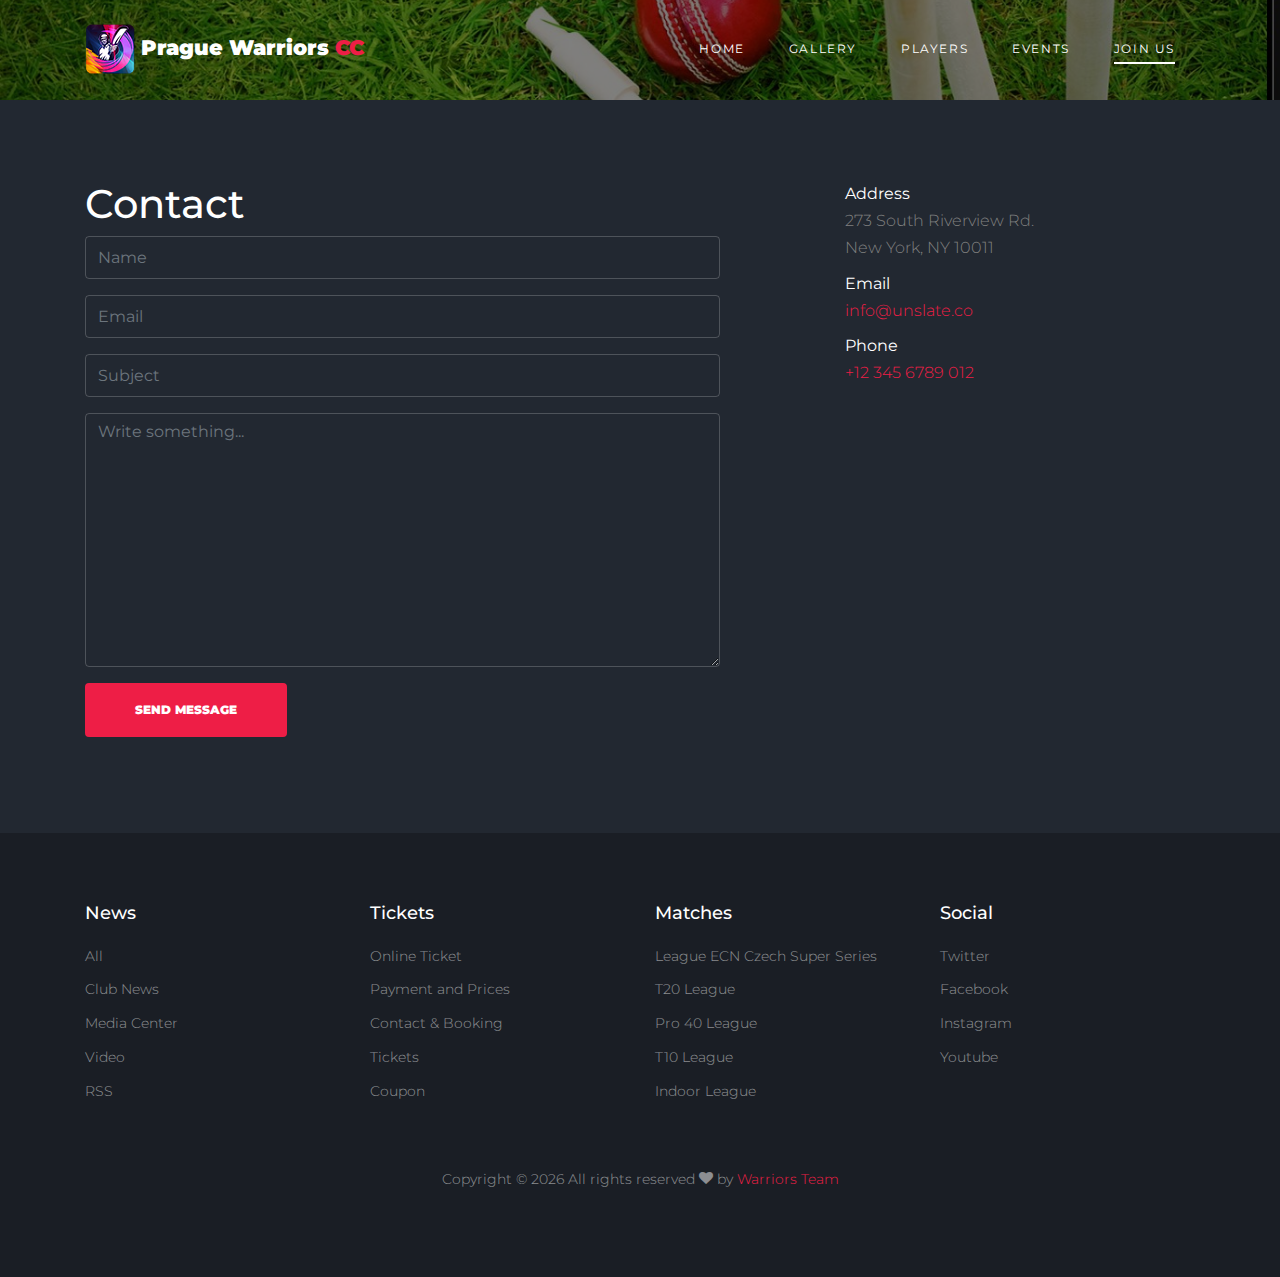
<file: join us.html>
<!DOCTYPE html>
<html lang="en">

<head>
  <title>Prague Warriors &mdash;CC</title>
  <meta charset="utf-8">
  <meta name="viewport" content="width=device-width, initial-scale=1, shrink-to-fit=no">


  <link href="https://fonts.googleapis.com/css2?family=Montserrat:wght@400;700&display=swap" rel="stylesheet">

  <link rel="stylesheet" href="fonts/icomoon/style.css">

  <link rel="stylesheet" href="css/bootstrap/bootstrap.css">
  <link rel="stylesheet" href="css/jquery-ui.css">
  <link rel="stylesheet" href="css/owl.carousel.min.css">
  <link rel="stylesheet" href="css/owl.theme.default.min.css">
  <link rel="stylesheet" href="css/owl.theme.default.min.css">

  <link rel="stylesheet" href="css/jquery.fancybox.min.css">

  <link rel="stylesheet" href="css/bootstrap-datepicker.css">

  <link rel="stylesheet" href="fonts/flaticon/font/flaticon.css">

  <link rel="stylesheet" href="css/aos.css">

  <link rel="stylesheet" href="css/style.css">



</head>

<body>

  <div class="site-wrap">

    <div class="site-mobile-menu site-navbar-target">
      <div class="site-mobile-menu-header">
        <div class="site-mobile-menu-close">
          <span class="icon-close2 js-menu-toggle"></span>
        </div>
      </div>
      <div class="site-mobile-menu-body"></div>
    </div>


    <header class="site-navbar py-4" role="banner">

      <div class="container">
        <div class="d-flex align-items-center">
          <div class="site-logo">
            <img src="images/logo_1.png" alt="Logo"><a href="index.html">  Prague Warriors <span style="color: #ee1e46;"><trong>CC</strong></span></a>
              
            </a>
          </div>
          <div class="ml-auto">
            <nav class="site-navigation position-relative text-right" role="navigation">
              <ul class="site-menu main-menu js-clone-nav mr-auto d-none d-lg-block">
                <li ><a href="index.html" class="nav-link">Home</a></li>
                <li><a href="galary.html" class="nav-link">Gallery</a></li>
                <li><a href="players.html" class="nav-link">Players</a></li>
                <li><a href="events.html" class="nav-link">Events</a></li>
                <li class="active"><a href="join us.html" class="nav-link">Join Us</a></li>
              </ul>
            </nav>

            <a href="#" class="d-inline-block d-lg-none site-menu-toggle js-menu-toggle text-black float-right text-white"><span
                class="icon-menu h3 text-white"></span></a>
          </div>
        </div>
      </div>
    </header>

    <div class="small-menu"></div>
    
    <div class="site-section">
      <div class="container">
        <div class="row">
          <div class="col-lg-7">
            <form action="#">
              <h1 class="text-white">Contact</h1>
              <div class="form-group">
                <input type="text" class="form-control" placeholder="Name">
              </div>
              <div class="form-group">
                <input type="text" class="form-control" placeholder="Email">
              </div>
              <div class="form-group">
                <input type="text" class="form-control" placeholder="Subject">
              </div>
              <div class="form-group">
                <textarea name="" class="form-control" id="" cols="30" rows="10" placeholder="Write something..."></textarea>
              </div>
              <div class="form-group">
                <input type="submit" class="btn btn-primary py-3 px-5" value="Send Message">
              </div>
            </form>  
          </div>
          <div class="col-lg-4 ml-auto">
            
            <ul class="list-unstyled">
              <li class="mb-2">
                <strong class="text-white d-block">Address</strong>
                273 South Riverview Rd. <br> New York, NY 10011
              </li>
              <li class="mb-2">
                <strong class="text-white d-block">Email</strong>
                <a href="#">info@unslate.co</a>
              </li>
              <li class="mb-2">
                <strong class="text-white d-block">
                  Phone
                </strong>
                <a href="#">+12 345 6789 012</a>
              </li>
            </ul>
          </div>
        </div>
      </div>
    </div>


    <footer class="footer-section">
      <div class="container">
        <div class="row">
          <div class="col-lg-3">
            <div class="widget mb-3">
              <h3>News</h3>
              <ul class="list-unstyled links">
                <li><a href="#">All</a></li>
                <li><a href="#">Club News</a></li>
                <li><a href="#">Media Center</a></li>
                <li><a href="#">Video</a></li>
                <li><a href="#">RSS</a></li>
              </ul>
            </div>
          </div>
          <div class="col-lg-3">
            <div class="widget mb-3">
              <h3>Tickets</h3>
              <ul class="list-unstyled links">
                <li><a href="#">Online Ticket</a></li>
                <li><a href="#">Payment and Prices</a></li>
                <li><a href="#">Contact &amp; Booking</a></li>
                <li><a href="#">Tickets</a></li>
                <li><a href="#">Coupon</a></li>
              </ul>
            </div>
          </div>
          <div class="col-lg-3">
            <div class="widget mb-3">
              <h3>Matches</h3>
              <ul class="list-unstyled links">
                <li><a href="#">League ECN Czech Super Series</a></li>
                <li><a href="#">T20 League</a></li>
                <li><a href="#">Pro 40 League</a></li>
                <li><a href="#">T10 League</a></li>
                <li><a href="#">Indoor League</a></li>
              </ul>
            </div>
          </div>

          <div class="col-lg-3">
            <div class="widget mb-3">
              <h3>Social</h3>
              <ul class="list-unstyled links">
                <li><a href="#">Twitter</a></li>
                <li><a href="#">Facebook</a></li>
                <li><a href="#">Instagram</a></li>
                <li><a href="#">Youtube</a></li>
              </ul>
            </div>
          </div>

        </div>

        <div class="row text-center">
          <div class="col-md-12">
            <div class=" pt-5">
              <p>
            
                Copyright &copy;
                <script>
                  document.write(new Date().getFullYear());
                </script> All rights reserved  <i class="icon-heart"
                  aria-hidden="true"></i> by <a href="www.arifulimam.github.io/resume" target="_blank">Warriors Team</a>
               
              </p>
            </div>
          </div>

        </div>
      </div>
    </footer>




  </div>
  <!-- .site-wrap -->

  <script src="js/jquery-3.3.1.min.js"></script>
  <script src="js/jquery-migrate-3.0.1.min.js"></script>
  <script src="js/jquery-ui.js"></script>
  <script src="js/popper.min.js"></script>
  <script src="js/bootstrap.min.js"></script>
  <script src="js/owl.carousel.min.js"></script>
  <script src="js/jquery.stellar.min.js"></script>
  <script src="js/jquery.countdown.min.js"></script>
  <script src="js/bootstrap-datepicker.min.js"></script>
  <script src="js/jquery.easing.1.3.js"></script>
  <script src="js/aos.js"></script>
  <script src="js/jquery.fancybox.min.js"></script>
  <script src="js/jquery.sticky.js"></script>
  <script src="js/jquery.mb.YTPlayer.min.js"></script>


  <script src="js/main.js"></script>

</body>

</html>
</file>
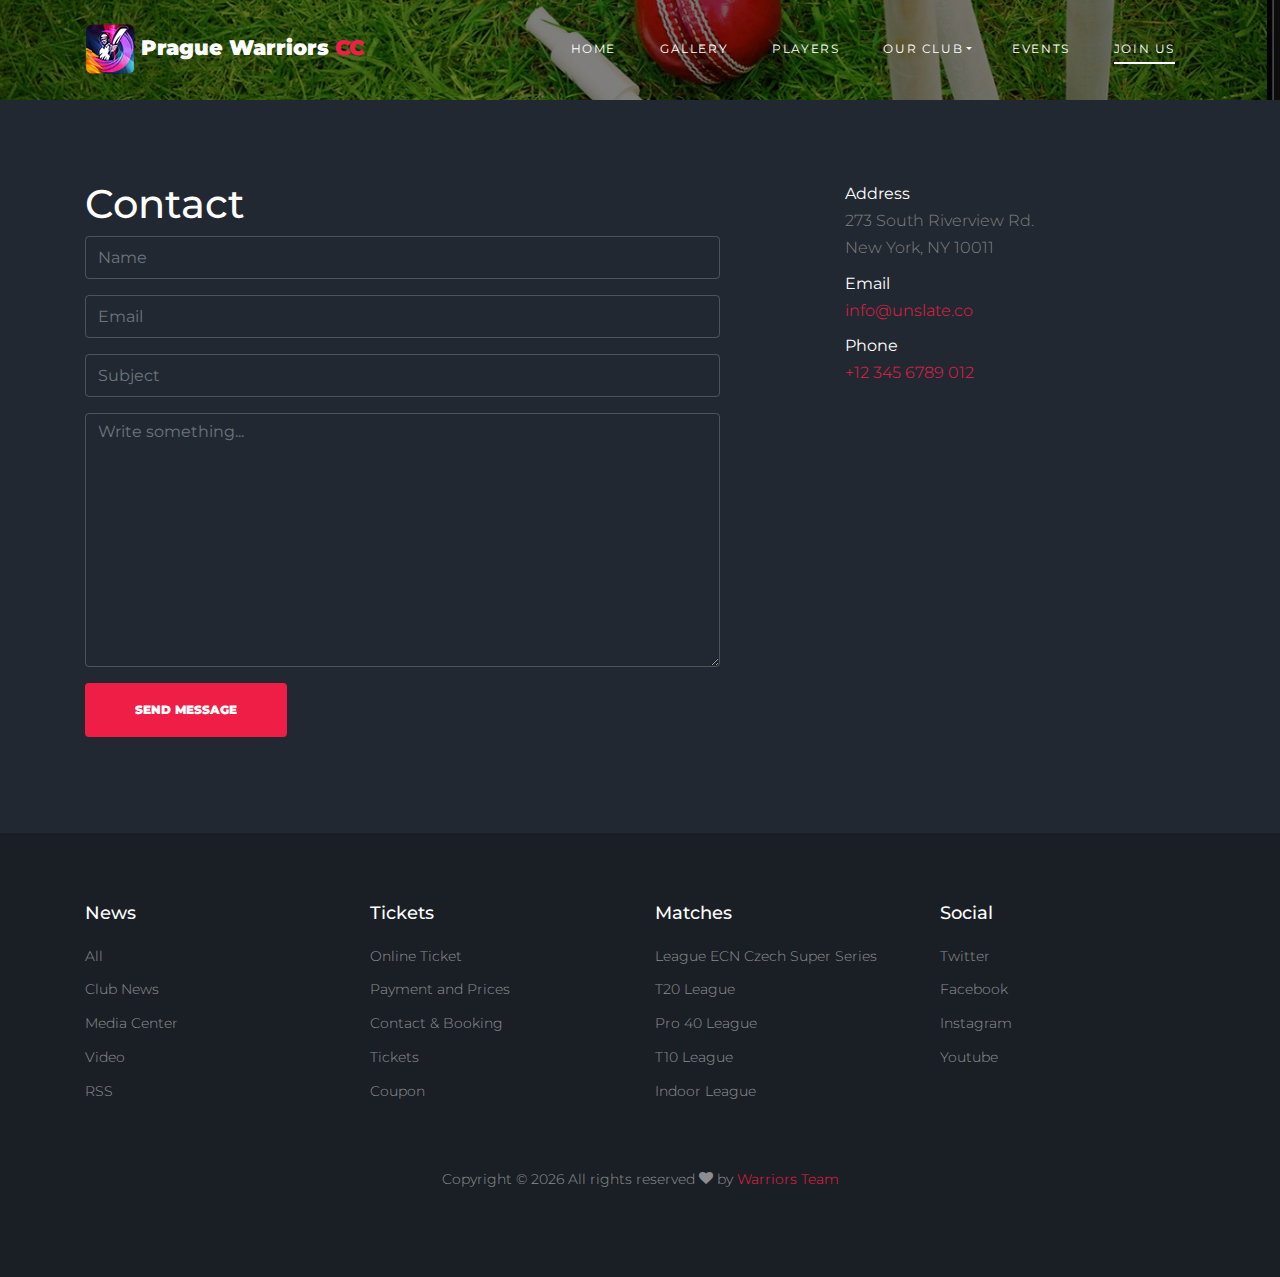
<file: joinus.html>
<!DOCTYPE html>
<html lang="en">

<head>
  <title>Prague Warriors &mdash;CC</title>
  <meta charset="utf-8">
  <meta name="viewport" content="width=device-width, initial-scale=1, shrink-to-fit=no">


  <link href="https://fonts.googleapis.com/css2?family=Montserrat:wght@400;700&display=swap" rel="stylesheet">

  <link rel="stylesheet" href="fonts/icomoon/style.css">

  <link rel="stylesheet" href="css/bootstrap/bootstrap.css">
  <link rel="stylesheet" href="css/jquery-ui.css">
  <link rel="stylesheet" href="css/owl.carousel.min.css">
  <link rel="stylesheet" href="css/owl.theme.default.min.css">
  <link rel="stylesheet" href="css/owl.theme.default.min.css">

  <link rel="stylesheet" href="css/jquery.fancybox.min.css">

  <link rel="stylesheet" href="css/bootstrap-datepicker.css">

  <link rel="stylesheet" href="fonts/flaticon/font/flaticon.css">

  <link rel="stylesheet" href="css/aos.css">

  <link rel="stylesheet" href="css/style.css">



</head>

<body>

  <div class="site-wrap">

    <div class="site-mobile-menu site-navbar-target">
      <div class="site-mobile-menu-header">
        <div class="site-mobile-menu-close">
          <span class="icon-close2 js-menu-toggle"></span>
        </div>
      </div>
      <div class="site-mobile-menu-body"></div>
    </div>


    <header class="site-navbar py-4" role="banner">

      <div class="container">
        <div class="d-flex align-items-center">
          <div class="site-logo">
            <img src="images/logo_1.png" alt="Logo"><a href="index.html">  Prague Warriors <span style="color: #ee1e46;"><strong>CC</strong></span></a>
          </div>
          <div class="ml-auto">
            <nav class="site-navigation position-relative text-right" role="navigation">
              <ul class="site-menu main-menu js-clone-nav mr-auto d-none d-lg-block">
                <li ><a href="index.html" class="nav-link">Home</a></li>
                <li><a href="galary.html" class="nav-link">Gallery</a></li>
                <li><a href="index.html" class="nav-link">Players</a></li>
                   <li class="dropdown submenu">
                  <a href="club.html" class="dropdown-toggle" data-toggle="dropdown" >Our Club</a>
                  <ul class="dropdown-menu" role="menu">
                      <li><a href="constitution.html">Constitution</a></li>
                      <li><a href="coc.html">Code of Conduct</a></li>
                  </ul>
                <li><a href="events.html" class="nav-link">Events</a></li>
                <li class="active"><a href="reg/reg.html" class="nav-link">Join Us</a></li>
              </ul>
            </nav>

            <a href="#" class="d-inline-block d-lg-none site-menu-toggle js-menu-toggle text-black float-right text-white"><span
                class="icon-menu h3 text-white"></span></a>
          </div>
        </div>
      </div>
    </header>

    <div class="small-menu"></div>
    
    <div class="site-section">
      <div class="container">
        <div class="row">
          <div class="col-lg-7">
            <form action="#">
              <h1 class="text-white">Contact</h1>
              <div class="form-group">
                <input type="text" class="form-control" placeholder="Name">
              </div>
              <div class="form-group">
                <input type="text" class="form-control" placeholder="Email">
              </div>
              <div class="form-group">
                <input type="text" class="form-control" placeholder="Subject">
              </div>
              <div class="form-group">
                <textarea name="" class="form-control" id="" cols="30" rows="10" placeholder="Write something..."></textarea>
              </div>
              <div class="form-group">
                <input type="submit" class="btn btn-primary py-3 px-5" value="Send Message">
              </div>
            </form>  
          </div>
          <div class="col-lg-4 ml-auto">
            
            <ul class="list-unstyled">
              <li class="mb-2">
                <strong class="text-white d-block">Address</strong>
                273 South Riverview Rd. <br> New York, NY 10011
              </li>
              <li class="mb-2">
                <strong class="text-white d-block">Email</strong>
                <a href="#">info@unslate.co</a>
              </li>
              <li class="mb-2">
                <strong class="text-white d-block">
                  Phone
                </strong>
                <a href="#">+12 345 6789 012</a>
              </li>
            </ul>
          </div>
        </div>
      </div>
    </div>


    <footer class="footer-section">
      <div class="container">
        <div class="row">
          <div class="col-lg-3">
            <div class="widget mb-3">
              <h3>News</h3>
              <ul class="list-unstyled links">
                <li><a href="#">All</a></li>
                <li><a href="#">Club News</a></li>
                <li><a href="#">Media Center</a></li>
                <li><a href="#">Video</a></li>
                <li><a href="#">RSS</a></li>
              </ul>
            </div>
          </div>
          <div class="col-lg-3">
            <div class="widget mb-3">
              <h3>Tickets</h3>
              <ul class="list-unstyled links">
                <li><a href="#">Online Ticket</a></li>
                <li><a href="#">Payment and Prices</a></li>
                <li><a href="#">Contact &amp; Booking</a></li>
                <li><a href="#">Tickets</a></li>
                <li><a href="#">Coupon</a></li>
              </ul>
            </div>
          </div>
          <div class="col-lg-3">
            <div class="widget mb-3">
              <h3>Matches</h3>
              <ul class="list-unstyled links">
                <li><a href="#">League ECN Czech Super Series</a></li>
                <li><a href="#">T20 League</a></li>
                <li><a href="#">Pro 40 League</a></li>
                <li><a href="#">T10 League</a></li>
                <li><a href="#">Indoor League</a></li>
              </ul>
            </div>
          </div>

          <div class="col-lg-3">
            <div class="widget mb-3">
              <h3>Social</h3>
              <ul class="list-unstyled links">
                <li><a href="#">Twitter</a></li>
                <li><a href="#">Facebook</a></li>
                <li><a href="#">Instagram</a></li>
                <li><a href="#">Youtube</a></li>
              </ul>
            </div>
          </div>

        </div>

        <div class="row text-center">
          <div class="col-md-12">
            <div class=" pt-5">
              <p>
            
                Copyright &copy;
                <script>
                  document.write(new Date().getFullYear());
                </script> All rights reserved  <i class="icon-heart"
                  aria-hidden="true"></i> by <a href="www.arifulimam.github.io/resume" target="_blank">Warriors Team</a>
               
              </p>
            </div>
          </div>

        </div>
      </div>
    </footer>




  </div>
  <!-- .site-wrap -->

  <script src="js/jquery-3.3.1.min.js"></script>
  <script src="js/jquery-migrate-3.0.1.min.js"></script>
  <script src="js/jquery-ui.js"></script>
  <script src="js/popper.min.js"></script>
  <script src="js/bootstrap.min.js"></script>
  <script src="js/owl.carousel.min.js"></script>
  <script src="js/jquery.stellar.min.js"></script>
  <script src="js/jquery.countdown.min.js"></script>
  <script src="js/bootstrap-datepicker.min.js"></script>
  <script src="js/jquery.easing.1.3.js"></script>
  <script src="js/aos.js"></script>
  <script src="js/jquery.fancybox.min.js"></script>
  <script src="js/jquery.sticky.js"></script>
  <script src="js/jquery.mb.YTPlayer.min.js"></script>


  <script src="js/main.js"></script>

</body>

</html>
</file>
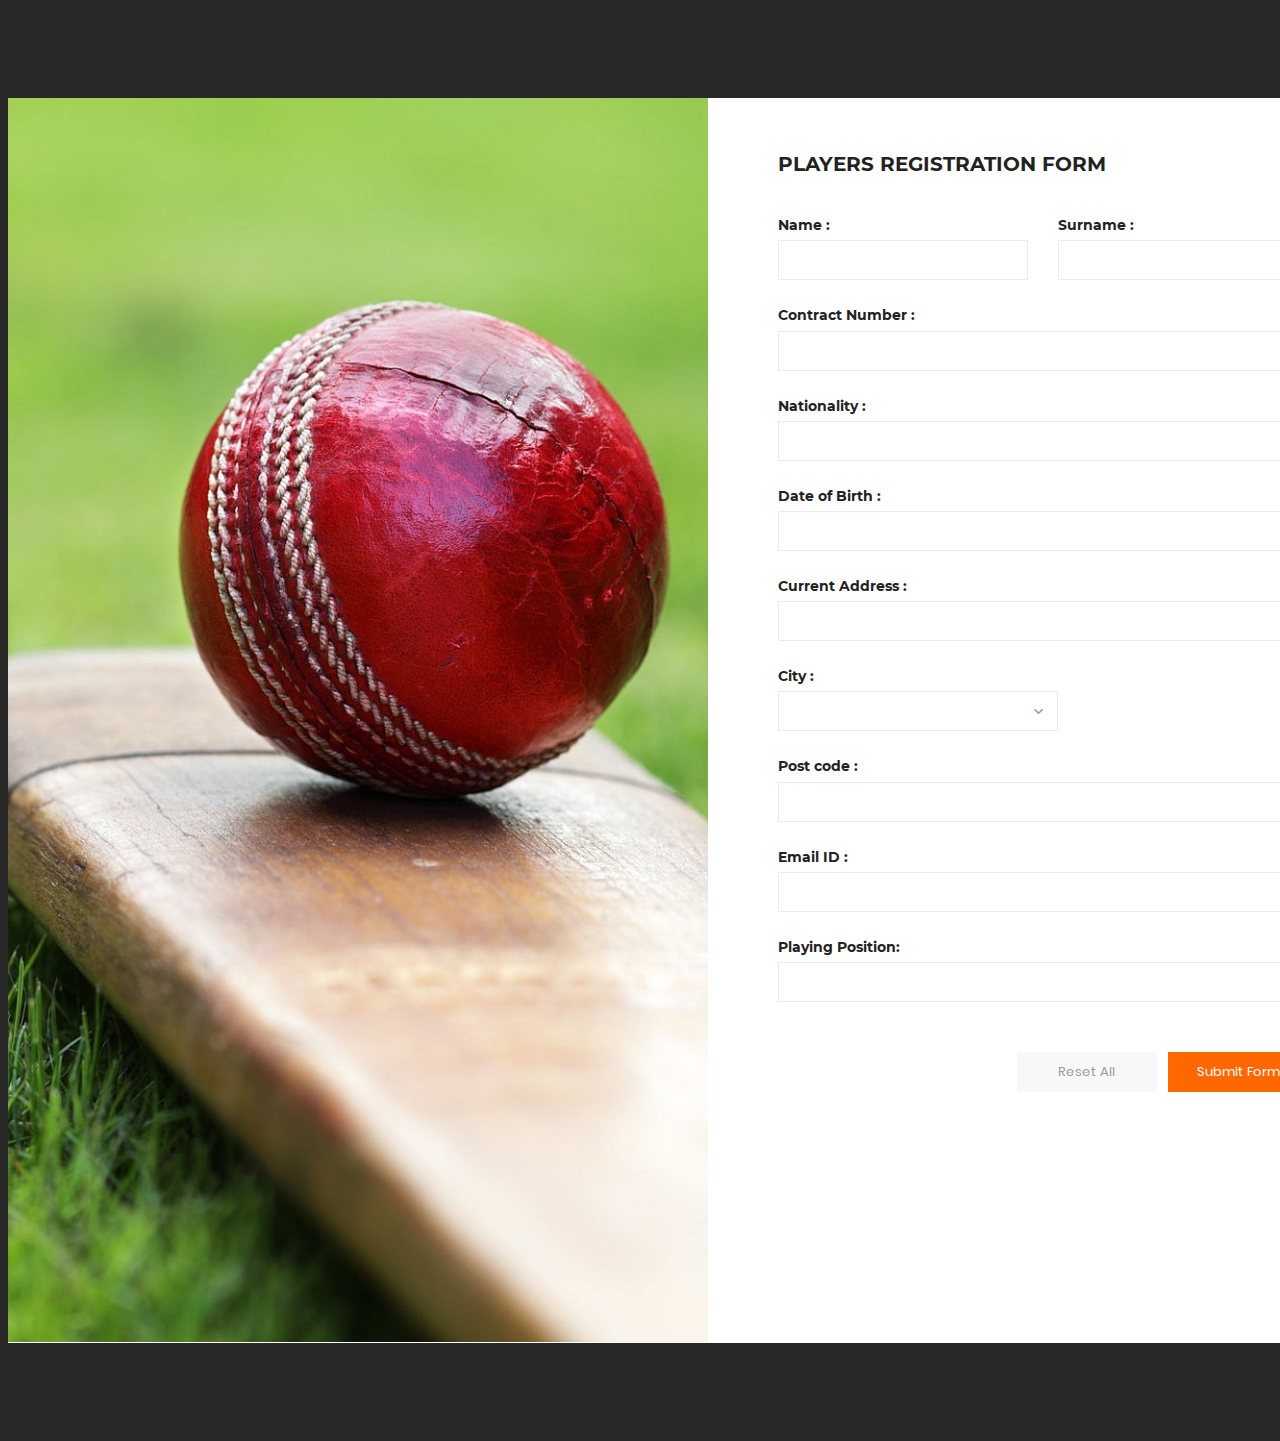
<file: reg/reg.html>
<!DOCTYPE html>
<html lang="en">
<head>
    <meta charset="UTF-8">
    <meta name="viewport" content="width=device-width, initial-scale=1.0">
    <meta http-equiv="X-UA-Compatible" content="ie=edge">
    <title>Prague Warriors &mdash;CC</title>

    <!-- Font Icon -->
    <link rel="stylesheet" href="fonts/material-icon/css/material-design-iconic-font.min.css">

    <!-- Main css -->
    <link rel="stylesheet" href="css/style.css">
</head>
<body>

    <div class="main">
        <div class="container">
            <div class="signup-content">
                <div class="signup-img">
                    <img src="images/signup-img.jpg" alt="">
                </div>
                <div class="signup-form">
                    <form method="POST" class="register-form" id="register-form">
                        <h2>players registration form</h2>
                        <div class="form-row">
                            <div class="form-group">
                                <label for="name">Name :</label>
                                <input type="text" name="name" id="name" required/>
                            </div>
                            <div class="form-group">
                                <label for="sur_name">Surname :</label>
                                <input type="text" name="father_name" id="sur_name" required/>
                            </div>
                        </div>
                        <div class="form-group">
                            <label for="number">Contract Number :</label>
                            <input type="text" name="number" id="number" required/>
                        </div>
                        <div class="form-group">
                            <label for="country">Nationality :</label>
                            <input type="text" name="country" id="country" required/>
                        </div>
                         <div class="form-group">
                            <label for="birth_date">Date of Birth :</label>
                            <input type="text" name="birth_date" id="birth_date">
                        </div>
                        
                         <div class="form-group">
                            <label for="address">Current Address :</label>
                            <input type="text" name="address" id="address" required/>
                        </div>
                       
                        <div class="form-row">
                          
                            <div class="form-group">
                                <label for="city">City :</label>
                                <div class="form-select">
                                    <select name="city" id="city">
                                        <option value=""></option>
                                        <option value="Prague">Prague</option>
                                        <option value="Brno">Brno</option>
                                        <option value="Liberec">Liberec</option>
                                         <option value="Ostrava">Ostrava</option>
                                         <option value="Plisen">Plisen</option>
                                         <option value="Karlovy vary">Karlovy vary</option>
                                        <option value="Plisen">Plisen</option>
                                         <option value="Karlovy vary">Other</option>
                                    </select>
                                    <span class="select-icon"><i class="zmdi zmdi-chevron-down"></i></span>
                                </div>
                            </div>
                        </div>
                       
                        <div class="form-group">
                            <label for="pincode">Post code :</label>
                            <input type="text" name="pincode" id="pincode">
                        </div>
                      
                        <div class="form-group">
                            <label for="email">Email ID :</label>
                            <input type="email" name="email" id="email" />
                        </div>
                          <div class="form-group">
                            <label for="course">Playing Position:</label>
                            <div class="form-select">
                                <select name="course" id="course">
                                    <option value=""></option>
                                    <option value="computer">Batsman</option>
                                    <option value="desiger">Bowller</option>
                                    <option value="marketing">All Rounder</option>
                                </select>
                                <span class="select-icon"><i class="zmdi zmdi-chevron-down"></i></span>
                            </div>
                        </div>
        
                        <div class="form-submit">
                            <input type="submit" value="Reset All" class="submit" name="reset" id="reset" />
                            <input type="submit" value="Submit Form" class="submit" name="submit" id="submit" />
                        </div>
                    </form>
                </div>
            </div>
        </div>

    </div>

    <!-- JS -->
    <script src="vendor/jquery/jquery.min.js"></script>
    <script src="js/main.js"></script>
</body>
</html>
</file>
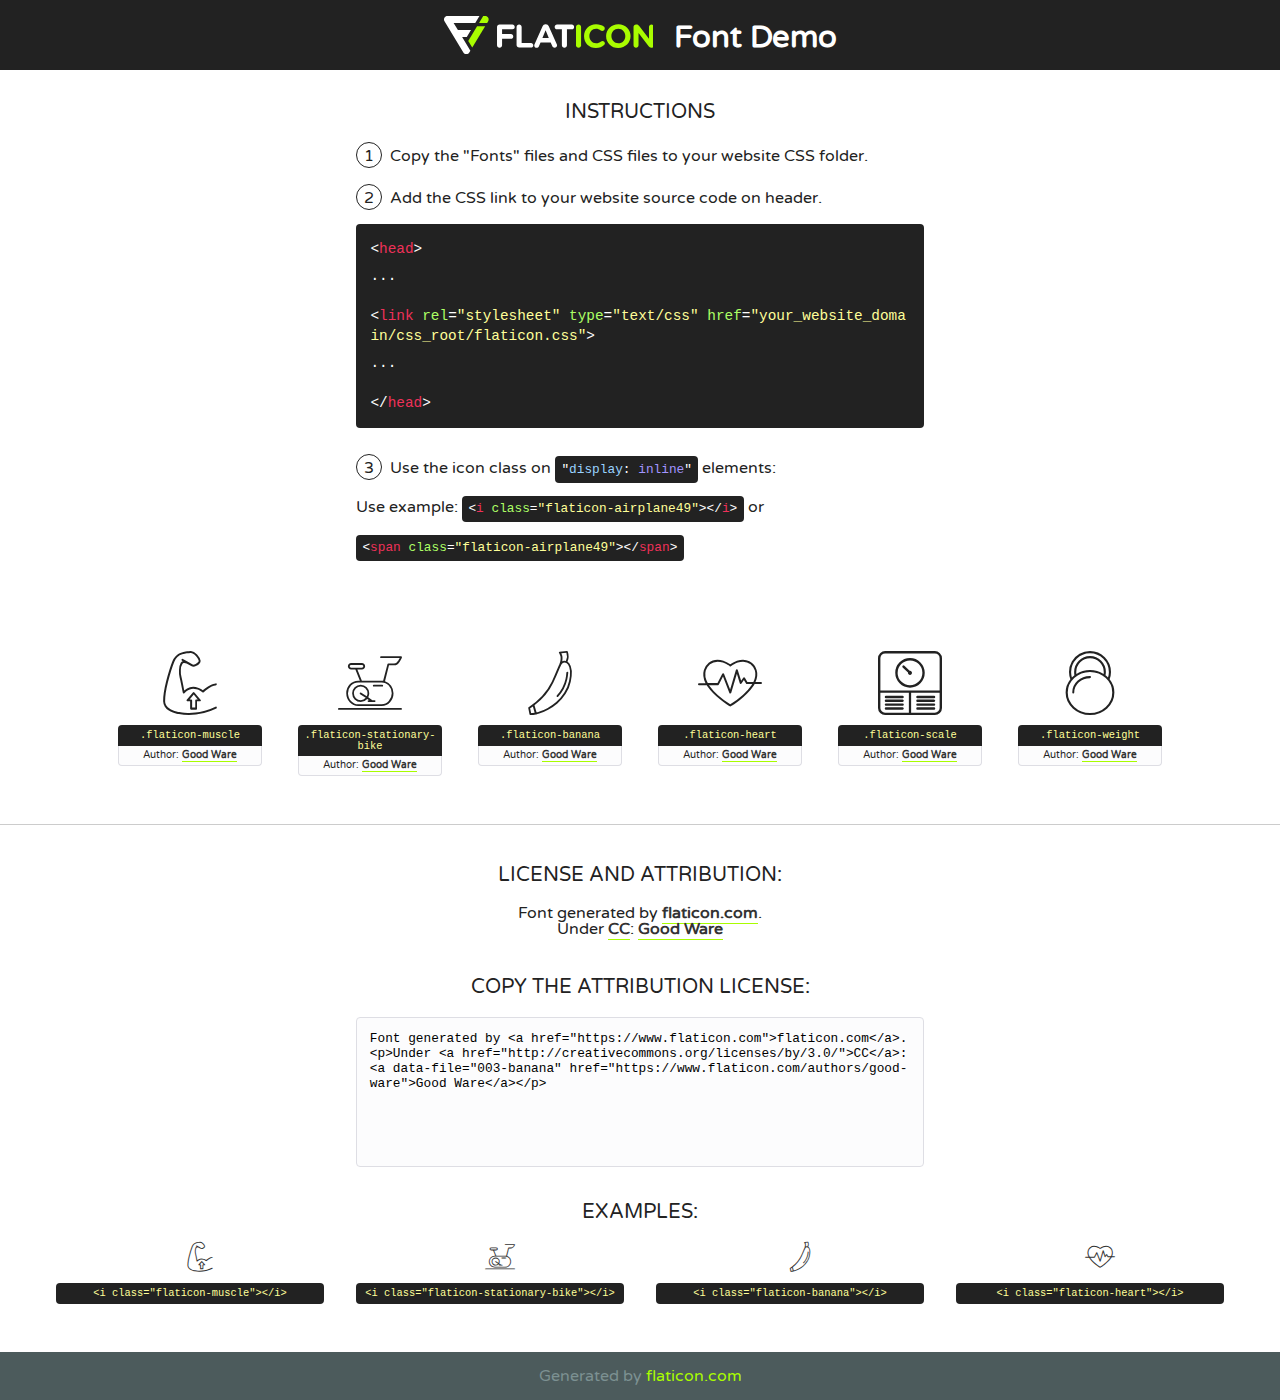
<file: fonts/flaticon/font/flaticon.html>
<!DOCTYPE html>
<!--
  Flaticon icon font: Flaticon
  Creation date: 03/06/2019 10:47
-->
<html>
<!DOCTYPE html>
<html>

<head>
    <title>Flaticon WebFont</title>
    <link href="http://fonts.googleapis.com/css?family=Varela+Round" rel="stylesheet" type="text/css" />
    <link rel="stylesheet" type="text/css" href="flaticon.css">
    <meta charset="UTF-8">
    <style>
    html, body, div, span, applet, object, iframe,
    h1, h2, h3, h4, h5, h6, p, blockquote, pre,
    a, abbr, acronym, address, big, cite, code,
    del, dfn, em, img, ins, kbd, q, s, samp,
    small, strike, strong, sub, sup, tt, var,
    b, u, i, center,
    dl, dt, dd, ol, ul, li,
    fieldset, form, label, legend,
    table, caption, tbody, tfoot, thead, tr, th, td,
    article, aside, canvas, details, embed, 
    figure, figcaption, footer, header, hgroup, 
    menu, nav, output, ruby, section, summary,
    time, mark, audio, video {
        margin: 0;
        padding: 0;
        border: 0;
        font-size: 100%;
        font: inherit;
        vertical-align: baseline;
    }
    /* HTML5 display-role reset for older browsers */
    article, aside, details, figcaption, figure, 
    footer, header, hgroup, menu, nav, section {
        display: block;
    }
    body {
        line-height: 1;
    }
    ol, ul {
        list-style: none;
    }
    blockquote, q {
        quotes: none;
    }
    blockquote:before, blockquote:after,
    q:before, q:after {
        content: '';
        content: none;
    }
    table {
        border-collapse: collapse;
        border-spacing: 0;
    }
    body {
        font-family: 'Varela Round', Helvetica, Arial, sans-serif;
        font-size: 16px;
        color: #222;
    }
    a {
        color: #333;
        border-bottom: 1px solid #a9fd00;
        font-weight: bold;
        text-decoration: none;
    }
    * {
        -moz-box-sizing: border-box;
        -webkit-box-sizing: border-box;
        box-sizing: border-box;
        margin: 0;
        padding: 0;
    }
    [class^="flaticon-"]:before, [class*=" flaticon-"]:before, [class^="flaticon-"]:after, [class*=" flaticon-"]:after {
        font-family: Flaticon;
        font-size: 30px;
        font-style: normal;
        margin-left: 20px;
        color: #333;
    }
    .wrapper {
        max-width: 600px;
        margin: auto;
        padding: 0 1em;
    }
    .title {
        font-size: 1.25em;
        text-align: center;
        margin-bottom: 1em;
        text-transform: uppercase;
    }
    header {
        text-align: center;
        background-color: #222;
        color: #fff;
        padding: 1em;
    }
    header .logo {
        width: 210px;
        height: 38px;
        display: inline-block;
        vertical-align: middle;
        margin-right: 1em;
        border: none;
    }
    header strong {
        font-size: 1.95em;
        font-weight: bold;
        vertical-align: middle;
        margin-top: 5px;
        display: inline-block;
    }
    .demo {
        margin: 2em auto;
        line-height: 1.25em;
    }
    .demo ul li {
        margin-bottom: 1em;
    }
    .demo ul li .num {
        color: #222;
        border-radius: 20px;
        display: inline-block;
        width: 26px;
        padding: 3px;
        height: 26px;
        text-align: center;
        margin-right: 0.5em;
        border: 1px solid #222;
    }
    .demo ul li code {
        background-color: #222;
        border-radius: 4px;
        padding: 0.25em 0.5em;
        display: inline-block;
        color: #fff;
        font-family: Consolas,Monaco,Lucida Console,Liberation Mono,DejaVu Sans Mono,Bitstream Vera Sans Mono,Courier New, monospace;
        font-weight: lighter;
        margin-top: 1em;
        font-size: 0.8em;
        word-break: break-all;
    }
    .demo ul li code.big {
        padding: 1em;
        font-size: 0.9em;
    }
    .demo ul li code .red {
        color: #EF3159;
    }
    .demo ul li code .green {
        color: #ACFF65;
    }
    .demo ul li code .yellow {
        color: #FFFF99;
    }
    .demo ul li code .blue {
        color: #99D3FF;
    }
    .demo ul li code .purple {
        color: #A295FF;
    }
    .demo ul li code .dots {
        margin-top: 0.5em;
        display: block;
    }
    #glyphs {
        border-bottom: 1px solid #ccc;
        padding: 2em 0;
        text-align: center;
    }
    .glyph {
        display: inline-block;
        width: 9em;
        margin: 1em;
        text-align: center;
        vertical-align: top;
        background: #FFF;
    }
    .glyph .glyph-icon {
        padding: 10px;
        display: block;
        font-family:"Flaticon";
        font-size: 64px;
        line-height: 1;
    }
    .glyph .glyph-icon:before {
        font-size: 64px;
        color: #222;
        margin-left: 0;
    }
    .class-name {
        font-size: 0.65em;
        background-color: #222;
        color: #fff;
        border-radius: 4px 4px 0 0;
        padding: 0.5em;
        color: #FFFF99;
        font-family: Consolas,Monaco,Lucida Console,Liberation Mono,DejaVu Sans Mono,Bitstream Vera Sans Mono,Courier New, monospace;
    }
    .author-name {
        font-size: 0.6em;
        background-color: #fcfcfd;
        border: 1px solid #DEDEE4;
        border-top: 0;
        border-radius: 0 0 4px 4px;
        padding: 0.5em;
    }
    .class-name:last-child {
        font-size: 10px;
        color:#888;
    }
    .class-name:last-child a {
        font-size: 10px;
        color:#555;
    }
    .class-name:last-child a:hover {
        color:#a9fd00;
    }
    .glyph > input {
        display: block;
        width: 100px;
        margin: 5px auto;
        text-align: center;
        font-size: 12px;
        cursor: text;
    }
    .glyph > input.icon-input {
        font-family:"Flaticon";
        font-size: 16px;
        margin-bottom: 10px;
    }
    .attribution .title {
        margin-top: 2em;
    }
    .attribution textarea {
        background-color: #fcfcfd;
        padding: 1em;
        border: none;
        box-shadow: none;
        border: 1px solid #DEDEE4;
        border-radius: 4px;
        resize: none;
        width: 100%;
        height: 150px;
        font-size: 0.8em;
        font-family: Consolas,Monaco,Lucida Console,Liberation Mono,DejaVu Sans Mono,Bitstream Vera Sans Mono,Courier New, monospace;
        -webkit-appearance: none;
    }
    .iconsuse {
        margin: 2em auto;
        text-align: center;
        max-width: 1200px;
    }
    .iconsuse:after {
        content: '';
        display: table;
        clear: both;
    }
    .iconsuse .image {
        float: left;
        width: 25%;
        padding: 0 1em;
    }
    .iconsuse .image p {
        margin-bottom: 1em;
    }
    .iconsuse .image span {
        display: block;
        font-size: 0.65em;
        background-color: #222;
        color: #fff;
        border-radius: 4px;
        padding: 0.5em;
        color: #FFFF99;
        margin-top: 1em;
        font-family: Consolas,Monaco,Lucida Console,Liberation Mono,DejaVu Sans Mono,Bitstream Vera Sans Mono,Courier New, monospace;
    }
    #footer {
        text-align: center;
        background-color: #4C5B5C;
        color: #7c9192;
        padding: 1em;
    }
    #footer a {
        border: none;
        color: #a9fd00;
        font-weight: normal;
    }
    @media (max-width: 960px) {
        .iconsuse .image {
            width: 50%;
        }
    }
    @media (max-width: 560px) {
        .iconsuse .image {
            width: 100%;
        }
    }
    </style>
</head>

<body class="characters-off">

    <header>
        <a href="https://www.flaticon.com" target="_blank" class="logo">
            <svg version="1.1" xmlns="http://www.w3.org/2000/svg" xmlns:xlink="http://www.w3.org/1999/xlink" xmlns:a="http://ns.adobe.com/AdobeSVGViewerExtensions/3.0/" viewBox="0 0 560.875 102.036" enable-background="new 0 0 560.875 102.036" xml:space="preserve">
                <defs>
                </defs>
                <g>
                    <g class="letters">
                        <path fill="#ffffff" d="M141.596,29.675c0-3.777,2.985-6.767,6.764-6.767h34.438c3.426,0,6.15,2.728,6.15,6.15
                        c0,3.43-2.724,6.149-6.15,6.149h-27.674v13.091h23.719c3.429,0,6.151,2.724,6.151,6.15c0,3.43-2.723,6.149-6.151,6.149h-23.719
                        v17.574c0,3.773-2.986,6.761-6.764,6.761c-3.779,0-6.764-2.989-6.764-6.761V29.675z"></path>
                        <path fill="#ffffff" d="M193.844,29.149c0-3.781,2.985-6.767,6.764-6.767c3.776,0,6.763,2.985,6.763,6.767v42.957h25.039
                        c3.426,0,6.149,2.726,6.149,6.153c0,3.425-2.723,6.15-6.149,6.15h-31.802c-3.779,0-6.764-2.986-6.764-6.768V29.149z"></path>
                        <path fill="#ffffff" d="M241.891,75.71l21.438-48.407c1.492-3.341,4.215-5.357,7.906-5.357h0.792
                        c3.686,0,6.323,2.017,7.815,5.357l21.439,48.407c0.436,0.967,0.701,1.845,0.701,2.723c0,3.602-2.809,6.501-6.414,6.501
                        c-3.161,0-5.269-1.845-6.499-4.655l-4.132-9.661h-27.059l-4.301,10.102c-1.144,2.631-3.426,4.214-6.237,4.214
                        c-3.517,0-6.24-2.81-6.24-6.325C241.1,77.64,241.451,76.677,241.891,75.71z M279.932,58.666l-8.521-20.297l-8.526,20.297H279.932
                        z"></path>
                        <path fill="#ffffff" d="M314.864,35.387H301.86c-3.429,0-6.239-2.813-6.239-6.238c0-3.429,2.811-6.24,6.239-6.24h39.533
                        c3.426,0,6.237,2.811,6.237,6.24c0,3.425-2.811,6.238-6.237,6.238h-13.001v42.785c0,3.773-2.99,6.761-6.764,6.761
                        c-3.779,0-6.764-2.989-6.764-6.761V35.387z"></path>
                        <path fill="#A9FD00" d="M352.615,29.149c0-3.781,2.985-6.767,6.767-6.767c3.774,0,6.761,2.985,6.761,6.767v49.024
                        c0,3.773-2.987,6.761-6.761,6.761c-3.781,0-6.767-2.989-6.767-6.761V29.149z"></path>
                        <path fill="#A9FD00" d="M374.132,53.836v-0.179c0-17.481,13.178-31.801,32.065-31.801c9.22,0,15.459,2.458,20.557,6.238
                        c1.402,1.054,2.637,2.985,2.637,5.357c0,3.692-2.985,6.59-6.681,6.59c-1.845,0-3.071-0.702-4.044-1.319
                        c-3.776-2.813-7.729-4.393-12.562-4.393c-10.364,0-17.831,8.611-17.831,19.154v0.173c0,10.542,7.291,19.329,17.831,19.329
                        c5.715,0,9.492-1.756,13.359-4.834c1.049-0.874,2.458-1.491,4.039-1.491c3.429,0,6.325,2.813,6.325,6.236
                        c0,2.106-1.056,3.78-2.282,4.834c-5.539,4.834-12.036,7.733-21.878,7.733C387.572,85.464,374.132,71.493,374.132,53.836z"></path>
                        <path fill="#A9FD00" d="M433.009,53.836v-0.179c0-17.481,13.79-31.801,32.766-31.801c18.981,0,32.592,14.143,32.592,31.628v0.173
                        c0,17.483-13.785,31.807-32.769,31.807C446.625,85.464,433.009,71.32,433.009,53.836z M484.224,53.836v-0.179
                        c0-10.539-7.725-19.326-18.626-19.326c-10.893,0-18.449,8.611-18.449,19.154v0.173c0,10.542,7.73,19.329,18.626,19.329
                        C476.676,72.986,484.224,64.378,484.224,53.836z"></path>
                        <path fill="#A9FD00" d="M506.233,29.321c0-3.774,2.99-6.763,6.767-6.763h1.401c3.252,0,5.183,1.583,7.029,3.953l26.093,34.265
                        V29.059c0-3.692,2.99-6.677,6.681-6.677c3.683,0,6.671,2.985,6.671,6.677v48.934c0,3.78-2.987,6.765-6.764,6.765h-0.436
                        c-3.257,0-5.188-1.581-7.034-3.953l-27.056-35.492v32.944c0,3.687-2.985,6.676-6.678,6.676c-3.683,0-6.673-2.989-6.673-6.676
                        V29.321z"></path>
                    </g>
                    <g class="insignia">
                        <path fill="#ffffff" d="M48.372,56.137h12.517l11.156-18.537H37.186L25.688,18.539h57.825L94.668,0H9.271
                        C5.925,0,2.842,1.801,1.198,4.716c-1.644,2.907-1.593,6.482,0.134,9.343l50.38,83.501c1.678,2.781,4.689,4.476,7.938,4.476
                        c3.246,0,6.257-1.695,7.935-4.476l2.898-4.804L48.372,56.137z"></path>
                        <g class="i">
                            <path fill="#A9FD00" d="M93.575,18.539h0.031v0.004l21.652,0.004l2.705-4.488c1.727-2.861,1.778-6.436,0.133-9.343
                            C116.454,1.801,113.371,0,110.026,0h-5.294L93.575,18.539z"></path>
                            <polygon fill="#A9FD00" points="88.291,27.356 64.725,66.486 75.519,84.404 109.942,27.356"></polygon>
                        </g>
                    </g>
                </g>
            </svg>
        </a>
        <strong>Font Demo</strong>
    </header>


    <section class="demo wrapper">

        <p class="title">Instructions</p>

        <ul>
            <li>
                <span class="num">1</span>Copy the "Fonts" files and CSS files to your website CSS folder.
            </li>
            <li>
                <span class="num">2</span>Add the CSS link to your website source code on header.
                <code class="big">
                    &lt;<span class="red">head</span>&gt;
                    <br/><span class="dots">...</span>
                    <br/>&lt;<span class="red">link</span> <span class="green">rel</span>=<span class="yellow">"stylesheet"</span> <span class="green">type</span>=<span class="yellow">"text/css"</span> <span class="green">href</span>=<span class="yellow">"your_website_domain/css_root/flaticon.css"</span>&gt;
                    <br/><span class="dots">...</span>
                    <br/>&lt;/<span class="red">head</span>&gt;
                </code>
            </li>

            <li>
                <p>
                    <span class="num">3</span>Use the icon class on <code>"<span class="blue">display</span>:<span class="purple"> inline</span>"</code> elements:
                    <br />
                    Use example: <code>&lt;<span class="red">i</span> <span class="green">class</span>=<span class="yellow">&quot;flaticon-airplane49&quot;</span>&gt;&lt;/<span class="red">i</span>&gt;</code> or <code>&lt;<span class="red">span</span> <span class="green">class</span>=<span class="yellow">&quot;flaticon-airplane49&quot;</span>&gt;&lt;/<span class="red">span</span>&gt;</code>
            </li>
        </ul>

    </section>




   <section id="glyphs">          
    
      
        <div class="glyph"><div class="glyph-icon flaticon-muscle"></div>
            <div class="class-name">.flaticon-muscle</div>
            <div class="author-name">Author: <a data-file="001-muscle" href="https://www.flaticon.com/authors/good-ware">Good Ware</a> </div> 
        </div>        
        
        <div class="glyph"><div class="glyph-icon flaticon-stationary-bike"></div>
            <div class="class-name">.flaticon-stationary-bike</div>
            <div class="author-name">Author: <a data-file="002-stationary-bike" href="https://www.flaticon.com/authors/good-ware">Good Ware</a> </div> 
        </div>        
        
        <div class="glyph"><div class="glyph-icon flaticon-banana"></div>
            <div class="class-name">.flaticon-banana</div>
            <div class="author-name">Author: <a data-file="003-banana" href="https://www.flaticon.com/authors/good-ware">Good Ware</a> </div> 
        </div>        
        
        <div class="glyph"><div class="glyph-icon flaticon-heart"></div>
            <div class="class-name">.flaticon-heart</div>
            <div class="author-name">Author: <a data-file="004-heart" href="https://www.flaticon.com/authors/good-ware">Good Ware</a> </div> 
        </div>        
        
        <div class="glyph"><div class="glyph-icon flaticon-scale"></div>
            <div class="class-name">.flaticon-scale</div>
            <div class="author-name">Author: <a data-file="005-scale" href="https://www.flaticon.com/authors/good-ware">Good Ware</a> </div> 
        </div>        
        
        <div class="glyph"><div class="glyph-icon flaticon-weight"></div>
            <div class="class-name">.flaticon-weight</div>
            <div class="author-name">Author: <a data-file="006-weight" href="https://www.flaticon.com/authors/good-ware">Good Ware</a> </div> 
        </div>        
        

    </section>



    <section class="attribution wrapper"   style="text-align:center;">

      <div class="title">License and attribution:</div><div class="attrDiv">Font generated by <a href="https://www.flaticon.com">flaticon.com</a>. <div><p>Under <a href="http://creativecommons.org/licenses/by/3.0/">CC</a>: <a data-file="003-banana" href="https://www.flaticon.com/authors/good-ware">Good Ware</a></p>  </div>
      </div>
      <div class="title">Copy the Attribution License:</div>

    <textarea onclick="this.focus();this.select();">Font generated by &lt;a href=&quot;https://www.flaticon.com&quot;&gt;flaticon.com&lt;/a&gt;. <p>Under <a href="http://creativecommons.org/licenses/by/3.0/">CC</a>: <a data-file="003-banana" href="https://www.flaticon.com/authors/good-ware">Good Ware</a></p>  
     </textarea>

    </section>

    <section class="iconsuse">

          <div class="title">Examples:</div>            
             
            <div class="image">
                <p>
                    <i class="glyph-icon flaticon-muscle"></i> 
                    <span>&lt;i class=&quot;flaticon-muscle&quot;&gt;&lt;/i&gt;</span>
                </p>
            </div>
            
            <div class="image">
                <p>
                    <i class="glyph-icon flaticon-stationary-bike"></i> 
                    <span>&lt;i class=&quot;flaticon-stationary-bike&quot;&gt;&lt;/i&gt;</span>
                </p>
            </div>
            
            <div class="image">
                <p>
                    <i class="glyph-icon flaticon-banana"></i> 
                    <span>&lt;i class=&quot;flaticon-banana&quot;&gt;&lt;/i&gt;</span>
                </p>
            </div>
            
            <div class="image">
                <p>
                    <i class="glyph-icon flaticon-heart"></i> 
                    <span>&lt;i class=&quot;flaticon-heart&quot;&gt;&lt;/i&gt;</span>
                </p>
            </div>
                       
        </div>
                            
    </section>

<div id="footer">
    <div>Generated by <a href="https://www.flaticon.com">flaticon.com</a>
    </div>
</div>



</body>
</html>
</file>
<file: fonts/icomoon/style.css>
@font-face {
  font-family: 'icomoon';
  src:  url('fonts/icomoon.eot?10si43');
  src:  url('fonts/icomoon.eot?10si43#iefix') format('embedded-opentype'),
    url('fonts/icomoon.ttf?10si43') format('truetype'),
    url('fonts/icomoon.woff?10si43') format('woff'),
    url('fonts/icomoon.svg?10si43#icomoon') format('svg');
  font-weight: normal;
  font-style: normal;
}

[class^="icon-"], [class*=" icon-"] {
  /* use !important to prevent issues with browser extensions that change fonts */
  font-family: 'icomoon' !important;
  speak: none;
  font-style: normal;
  font-weight: normal;
  font-variant: normal;
  text-transform: none;
  line-height: 1;

  /* Better Font Rendering =========== */
  -webkit-font-smoothing: antialiased;
  -moz-osx-font-smoothing: grayscale;
}

.icon-asterisk:before {
  content: "\f069";
}
.icon-plus:before {
  content: "\f067";
}
.icon-question:before {
  content: "\f128";
}
.icon-minus:before {
  content: "\f068";
}
.icon-glass:before {
  content: "\f000";
}
.icon-music:before {
  content: "\f001";
}
.icon-search:before {
  content: "\f002";
}
.icon-envelope-o:before {
  content: "\f003";
}
.icon-heart:before {
  content: "\f004";
}
.icon-star:before {
  content: "\f005";
}
.icon-star-o:before {
  content: "\f006";
}
.icon-user:before {
  content: "\f007";
}
.icon-film:before {
  content: "\f008";
}
.icon-th-large:before {
  content: "\f009";
}
.icon-th:before {
  content: "\f00a";
}
.icon-th-list:before {
  content: "\f00b";
}
.icon-check:before {
  content: "\f00c";
}
.icon-close:before {
  content: "\f00d";
}
.icon-remove:before {
  content: "\f00d";
}
.icon-times:before {
  content: "\f00d";
}
.icon-search-plus:before {
  content: "\f00e";
}
.icon-search-minus:before {
  content: "\f010";
}
.icon-power-off:before {
  content: "\f011";
}
.icon-signal:before {
  content: "\f012";
}
.icon-cog:before {
  content: "\f013";
}
.icon-gear:before {
  content: "\f013";
}
.icon-trash-o:before {
  content: "\f014";
}
.icon-home:before {
  content: "\f015";
}
.icon-file-o:before {
  content: "\f016";
}
.icon-clock-o:before {
  content: "\f017";
}
.icon-road:before {
  content: "\f018";
}
.icon-download:before {
  content: "\f019";
}
.icon-arrow-circle-o-down:before {
  content: "\f01a";
}
.icon-arrow-circle-o-up:before {
  content: "\f01b";
}
.icon-inbox:before {
  content: "\f01c";
}
.icon-play-circle-o:before {
  content: "\f01d";
}
.icon-repeat:before {
  content: "\f01e";
}
.icon-rotate-right:before {
  content: "\f01e";
}
.icon-refresh:before {
  content: "\f021";
}
.icon-list-alt:before {
  content: "\f022";
}
.icon-lock:before {
  content: "\f023";
}
.icon-flag:before {
  content: "\f024";
}
.icon-headphones:before {
  content: "\f025";
}
.icon-volume-off:before {
  content: "\f026";
}
.icon-volume-down:before {
  content: "\f027";
}
.icon-volume-up:before {
  content: "\f028";
}
.icon-qrcode:before {
  content: "\f029";
}
.icon-barcode:before {
  content: "\f02a";
}
.icon-tag:before {
  content: "\f02b";
}
.icon-tags:before {
  content: "\f02c";
}
.icon-book:before {
  content: "\f02d";
}
.icon-bookmark:before {
  content: "\f02e";
}
.icon-print:before {
  content: "\f02f";
}
.icon-camera:before {
  content: "\f030";
}
.icon-font:before {
  content: "\f031";
}
.icon-bold:before {
  content: "\f032";
}
.icon-italic:before {
  content: "\f033";
}
.icon-text-height:before {
  content: "\f034";
}
.icon-text-width:before {
  content: "\f035";
}
.icon-align-left:before {
  content: "\f036";
}
.icon-align-center:before {
  content: "\f037";
}
.icon-align-right:before {
  content: "\f038";
}
.icon-align-justify:before {
  content: "\f039";
}
.icon-list:before {
  content: "\f03a";
}
.icon-dedent:before {
  content: "\f03b";
}
.icon-outdent:before {
  content: "\f03b";
}
.icon-indent:before {
  content: "\f03c";
}
.icon-video-camera:before {
  content: "\f03d";
}
.icon-image:before {
  content: "\f03e";
}
.icon-photo:before {
  content: "\f03e";
}
.icon-picture-o:before {
  content: "\f03e";
}
.icon-pencil:before {
  content: "\f040";
}
.icon-map-marker:before {
  content: "\f041";
}
.icon-adjust:before {
  content: "\f042";
}
.icon-tint:before {
  content: "\f043";
}
.icon-edit:before {
  content: "\f044";
}
.icon-pencil-square-o:before {
  content: "\f044";
}
.icon-share-square-o:before {
  content: "\f045";
}
.icon-check-square-o:before {
  content: "\f046";
}
.icon-arrows:before {
  content: "\f047";
}
.icon-step-backward:before {
  content: "\f048";
}
.icon-fast-backward:before {
  content: "\f049";
}
.icon-backward:before {
  content: "\f04a";
}
.icon-play:before {
  content: "\f04b";
}
.icon-pause:before {
  content: "\f04c";
}
.icon-stop:before {
  content: "\f04d";
}
.icon-forward:before {
  content: "\f04e";
}
.icon-fast-forward:before {
  content: "\f050";
}
.icon-step-forward:before {
  content: "\f051";
}
.icon-eject:before {
  content: "\f052";
}
.icon-chevron-left:before {
  content: "\f053";
}
.icon-chevron-right:before {
  content: "\f054";
}
.icon-plus-circle:before {
  content: "\f055";
}
.icon-minus-circle:before {
  content: "\f056";
}
.icon-times-circle:before {
  content: "\f057";
}
.icon-check-circle:before {
  content: "\f058";
}
.icon-question-circle:before {
  content: "\f059";
}
.icon-info-circle:before {
  content: "\f05a";
}
.icon-crosshairs:before {
  content: "\f05b";
}
.icon-times-circle-o:before {
  content: "\f05c";
}
.icon-check-circle-o:before {
  content: "\f05d";
}
.icon-ban:before {
  content: "\f05e";
}
.icon-arrow-left:before {
  content: "\f060";
}
.icon-arrow-right:before {
  content: "\f061";
}
.icon-arrow-up:before {
  content: "\f062";
}
.icon-arrow-down:before {
  content: "\f063";
}
.icon-mail-forward:before {
  content: "\f064";
}
.icon-share:before {
  content: "\f064";
}
.icon-expand:before {
  content: "\f065";
}
.icon-compress:before {
  content: "\f066";
}
.icon-exclamation-circle:before {
  content: "\f06a";
}
.icon-gift:before {
  content: "\f06b";
}
.icon-leaf:before {
  content: "\f06c";
}
.icon-fire:before {
  content: "\f06d";
}
.icon-eye:before {
  content: "\f06e";
}
.icon-eye-slash:before {
  content: "\f070";
}
.icon-exclamation-triangle:before {
  content: "\f071";
}
.icon-warning:before {
  content: "\f071";
}
.icon-plane:before {
  content: "\f072";
}
.icon-calendar:before {
  content: "\f073";
}
.icon-random:before {
  content: "\f074";
}
.icon-comment:before {
  content: "\f075";
}
.icon-magnet:before {
  content: "\f076";
}
.icon-chevron-up:before {
  content: "\f077";
}
.icon-chevron-down:before {
  content: "\f078";
}
.icon-retweet:before {
  content: "\f079";
}
.icon-shopping-cart:before {
  content: "\f07a";
}
.icon-folder:before {
  content: "\f07b";
}
.icon-folder-open:before {
  content: "\f07c";
}
.icon-arrows-v:before {
  content: "\f07d";
}
.icon-arrows-h:before {
  content: "\f07e";
}
.icon-bar-chart:before {
  content: "\f080";
}
.icon-bar-chart-o:before {
  content: "\f080";
}
.icon-twitter-square:before {
  content: "\f081";
}
.icon-facebook-square:before {
  content: "\f082";
}
.icon-camera-retro:before {
  content: "\f083";
}
.icon-key:before {
  content: "\f084";
}
.icon-cogs:before {
  content: "\f085";
}
.icon-gears:before {
  content: "\f085";
}
.icon-comments:before {
  content: "\f086";
}
.icon-thumbs-o-up:before {
  content: "\f087";
}
.icon-thumbs-o-down:before {
  content: "\f088";
}
.icon-star-half:before {
  content: "\f089";
}
.icon-heart-o:before {
  content: "\f08a";
}
.icon-sign-out:before {
  content: "\f08b";
}
.icon-linkedin-square:before {
  content: "\f08c";
}
.icon-thumb-tack:before {
  content: "\f08d";
}
.icon-external-link:before {
  content: "\f08e";
}
.icon-sign-in:before {
  content: "\f090";
}
.icon-trophy:before {
  content: "\f091";
}
.icon-github-square:before {
  content: "\f092";
}
.icon-upload:before {
  content: "\f093";
}
.icon-lemon-o:before {
  content: "\f094";
}
.icon-phone:before {
  content: "\f095";
}
.icon-square-o:before {
  content: "\f096";
}
.icon-bookmark-o:before {
  content: "\f097";
}
.icon-phone-square:before {
  content: "\f098";
}
.icon-twitter:before {
  content: "\f099";
}
.icon-facebook:before {
  content: "\f09a";
}
.icon-facebook-f:before {
  content: "\f09a";
}
.icon-github:before {
  content: "\f09b";
}
.icon-unlock:before {
  content: "\f09c";
}
.icon-credit-card:before {
  content: "\f09d";
}
.icon-feed:before {
  content: "\f09e";
}
.icon-rss:before {
  content: "\f09e";
}
.icon-hdd-o:before {
  content: "\f0a0";
}
.icon-bullhorn:before {
  content: "\f0a1";
}
.icon-bell-o:before {
  content: "\f0a2";
}
.icon-certificate:before {
  content: "\f0a3";
}
.icon-hand-o-right:before {
  content: "\f0a4";
}
.icon-hand-o-left:before {
  content: "\f0a5";
}
.icon-hand-o-up:before {
  content: "\f0a6";
}
.icon-hand-o-down:before {
  content: "\f0a7";
}
.icon-arrow-circle-left:before {
  content: "\f0a8";
}
.icon-arrow-circle-right:before {
  content: "\f0a9";
}
.icon-arrow-circle-up:before {
  content: "\f0aa";
}
.icon-arrow-circle-down:before {
  content: "\f0ab";
}
.icon-globe:before {
  content: "\f0ac";
}
.icon-wrench:before {
  content: "\f0ad";
}
.icon-tasks:before {
  content: "\f0ae";
}
.icon-filter:before {
  content: "\f0b0";
}
.icon-briefcase:before {
  content: "\f0b1";
}
.icon-arrows-alt:before {
  content: "\f0b2";
}
.icon-group:before {
  content: "\f0c0";
}
.icon-users:before {
  content: "\f0c0";
}
.icon-chain:before {
  content: "\f0c1";
}
.icon-link:before {
  content: "\f0c1";
}
.icon-cloud:before {
  content: "\f0c2";
}
.icon-flask:before {
  content: "\f0c3";
}
.icon-cut:before {
  content: "\f0c4";
}
.icon-scissors:before {
  content: "\f0c4";
}
.icon-copy:before {
  content: "\f0c5";
}
.icon-files-o:before {
  content: "\f0c5";
}
.icon-paperclip:before {
  content: "\f0c6";
}
.icon-floppy-o:before {
  content: "\f0c7";
}
.icon-save:before {
  content: "\f0c7";
}
.icon-square:before {
  content: "\f0c8";
}
.icon-bars:before {
  content: "\f0c9";
}
.icon-navicon:before {
  content: "\f0c9";
}
.icon-reorder:before {
  content: "\f0c9";
}
.icon-list-ul:before {
  content: "\f0ca";
}
.icon-list-ol:before {
  content: "\f0cb";
}
.icon-strikethrough:before {
  content: "\f0cc";
}
.icon-underline:before {
  content: "\f0cd";
}
.icon-table:before {
  content: "\f0ce";
}
.icon-magic:before {
  content: "\f0d0";
}
.icon-truck:before {
  content: "\f0d1";
}
.icon-pinterest:before {
  content: "\f0d2";
}
.icon-pinterest-square:before {
  content: "\f0d3";
}
.icon-google-plus-square:before {
  content: "\f0d4";
}
.icon-google-plus:before {
  content: "\f0d5";
}
.icon-money:before {
  content: "\f0d6";
}
.icon-caret-down:before {
  content: "\f0d7";
}
.icon-caret-up:before {
  content: "\f0d8";
}
.icon-caret-left:before {
  content: "\f0d9";
}
.icon-caret-right:before {
  content: "\f0da";
}
.icon-columns:before {
  content: "\f0db";
}
.icon-sort:before {
  content: "\f0dc";
}
.icon-unsorted:before {
  content: "\f0dc";
}
.icon-sort-desc:before {
  content: "\f0dd";
}
.icon-sort-down:before {
  content: "\f0dd";
}
.icon-sort-asc:before {
  content: "\f0de";
}
.icon-sort-up:before {
  content: "\f0de";
}
.icon-envelope:before {
  content: "\f0e0";
}
.icon-linkedin:before {
  content: "\f0e1";
}
.icon-rotate-left:before {
  content: "\f0e2";
}
.icon-undo:before {
  content: "\f0e2";
}
.icon-gavel:before {
  content: "\f0e3";
}
.icon-legal:before {
  content: "\f0e3";
}
.icon-dashboard:before {
  content: "\f0e4";
}
.icon-tachometer:before {
  content: "\f0e4";
}
.icon-comment-o:before {
  content: "\f0e5";
}
.icon-comments-o:before {
  content: "\f0e6";
}
.icon-bolt:before {
  content: "\f0e7";
}
.icon-flash:before {
  content: "\f0e7";
}
.icon-sitemap:before {
  content: "\f0e8";
}
.icon-umbrella:before {
  content: "\f0e9";
}
.icon-clipboard:before {
  content: "\f0ea";
}
.icon-paste:before {
  content: "\f0ea";
}
.icon-lightbulb-o:before {
  content: "\f0eb";
}
.icon-exchange:before {
  content: "\f0ec";
}
.icon-cloud-download:before {
  content: "\f0ed";
}
.icon-cloud-upload:before {
  content: "\f0ee";
}
.icon-user-md:before {
  content: "\f0f0";
}
.icon-stethoscope:before {
  content: "\f0f1";
}
.icon-suitcase:before {
  content: "\f0f2";
}
.icon-bell:before {
  content: "\f0f3";
}
.icon-coffee:before {
  content: "\f0f4";
}
.icon-cutlery:before {
  content: "\f0f5";
}
.icon-file-text-o:before {
  content: "\f0f6";
}
.icon-building-o:before {
  content: "\f0f7";
}
.icon-hospital-o:before {
  content: "\f0f8";
}
.icon-ambulance:before {
  content: "\f0f9";
}
.icon-medkit:before {
  content: "\f0fa";
}
.icon-fighter-jet:before {
  content: "\f0fb";
}
.icon-beer:before {
  content: "\f0fc";
}
.icon-h-square:before {
  content: "\f0fd";
}
.icon-plus-square:before {
  content: "\f0fe";
}
.icon-angle-double-left:before {
  content: "\f100";
}
.icon-angle-double-right:before {
  content: "\f101";
}
.icon-angle-double-up:before {
  content: "\f102";
}
.icon-angle-double-down:before {
  content: "\f103";
}
.icon-angle-left:before {
  content: "\f104";
}
.icon-angle-right:before {
  content: "\f105";
}
.icon-angle-up:before {
  content: "\f106";
}
.icon-angle-down:before {
  content: "\f107";
}
.icon-desktop:before {
  content: "\f108";
}
.icon-laptop:before {
  content: "\f109";
}
.icon-tablet:before {
  content: "\f10a";
}
.icon-mobile:before {
  content: "\f10b";
}
.icon-mobile-phone:before {
  content: "\f10b";
}
.icon-circle-o:before {
  content: "\f10c";
}
.icon-quote-left:before {
  content: "\f10d";
}
.icon-quote-right:before {
  content: "\f10e";
}
.icon-spinner:before {
  content: "\f110";
}
.icon-circle:before {
  content: "\f111";
}
.icon-mail-reply:before {
  content: "\f112";
}
.icon-reply:before {
  content: "\f112";
}
.icon-github-alt:before {
  content: "\f113";
}
.icon-folder-o:before {
  content: "\f114";
}
.icon-folder-open-o:before {
  content: "\f115";
}
.icon-smile-o:before {
  content: "\f118";
}
.icon-frown-o:before {
  content: "\f119";
}
.icon-meh-o:before {
  content: "\f11a";
}
.icon-gamepad:before {
  content: "\f11b";
}
.icon-keyboard-o:before {
  content: "\f11c";
}
.icon-flag-o:before {
  content: "\f11d";
}
.icon-flag-checkered:before {
  content: "\f11e";
}
.icon-terminal:before {
  content: "\f120";
}
.icon-code:before {
  content: "\f121";
}
.icon-mail-reply-all:before {
  content: "\f122";
}
.icon-reply-all:before {
  content: "\f122";
}
.icon-star-half-empty:before {
  content: "\f123";
}
.icon-star-half-full:before {
  content: "\f123";
}
.icon-star-half-o:before {
  content: "\f123";
}
.icon-location-arrow:before {
  content: "\f124";
}
.icon-crop:before {
  content: "\f125";
}
.icon-code-fork:before {
  content: "\f126";
}
.icon-chain-broken:before {
  content: "\f127";
}
.icon-unlink:before {
  content: "\f127";
}
.icon-info:before {
  content: "\f129";
}
.icon-exclamation:before {
  content: "\f12a";
}
.icon-superscript:before {
  content: "\f12b";
}
.icon-subscript:before {
  content: "\f12c";
}
.icon-eraser:before {
  content: "\f12d";
}
.icon-puzzle-piece:before {
  content: "\f12e";
}
.icon-microphone:before {
  content: "\f130";
}
.icon-microphone-slash:before {
  content: "\f131";
}
.icon-shield:before {
  content: "\f132";
}
.icon-calendar-o:before {
  content: "\f133";
}
.icon-fire-extinguisher:before {
  content: "\f134";
}
.icon-rocket:before {
  content: "\f135";
}
.icon-maxcdn:before {
  content: "\f136";
}
.icon-chevron-circle-left:before {
  content: "\f137";
}
.icon-chevron-circle-right:before {
  content: "\f138";
}
.icon-chevron-circle-up:before {
  content: "\f139";
}
.icon-chevron-circle-down:before {
  content: "\f13a";
}
.icon-html5:before {
  content: "\f13b";
}
.icon-css3:before {
  content: "\f13c";
}
.icon-anchor:before {
  content: "\f13d";
}
.icon-unlock-alt:before {
  content: "\f13e";
}
.icon-bullseye:before {
  content: "\f140";
}
.icon-ellipsis-h:before {
  content: "\f141";
}
.icon-ellipsis-v:before {
  content: "\f142";
}
.icon-rss-square:before {
  content: "\f143";
}
.icon-play-circle:before {
  content: "\f144";
}
.icon-ticket:before {
  content: "\f145";
}
.icon-minus-square:before {
  content: "\f146";
}
.icon-minus-square-o:before {
  content: "\f147";
}
.icon-level-up:before {
  content: "\f148";
}
.icon-level-down:before {
  content: "\f149";
}
.icon-check-square:before {
  content: "\f14a";
}
.icon-pencil-square:before {
  content: "\f14b";
}
.icon-external-link-square:before {
  content: "\f14c";
}
.icon-share-square:before {
  content: "\f14d";
}
.icon-compass:before {
  content: "\f14e";
}
.icon-caret-square-o-down:before {
  content: "\f150";
}
.icon-toggle-down:before {
  content: "\f150";
}
.icon-caret-square-o-up:before {
  content: "\f151";
}
.icon-toggle-up:before {
  content: "\f151";
}
.icon-caret-square-o-right:before {
  content: "\f152";
}
.icon-toggle-right:before {
  content: "\f152";
}
.icon-eur:before {
  content: "\f153";
}
.icon-euro:before {
  content: "\f153";
}
.icon-gbp:before {
  content: "\f154";
}
.icon-dollar:before {
  content: "\f155";
}
.icon-usd:before {
  content: "\f155";
}
.icon-inr:before {
  content: "\f156";
}
.icon-rupee:before {
  content: "\f156";
}
.icon-cny:before {
  content: "\f157";
}
.icon-jpy:before {
  content: "\f157";
}
.icon-rmb:before {
  content: "\f157";
}
.icon-yen:before {
  content: "\f157";
}
.icon-rouble:before {
  content: "\f158";
}
.icon-rub:before {
  content: "\f158";
}
.icon-ruble:before {
  content: "\f158";
}
.icon-krw:before {
  content: "\f159";
}
.icon-won:before {
  content: "\f159";
}
.icon-bitcoin:before {
  content: "\f15a";
}
.icon-btc:before {
  content: "\f15a";
}
.icon-file:before {
  content: "\f15b";
}
.icon-file-text:before {
  content: "\f15c";
}
.icon-sort-alpha-asc:before {
  content: "\f15d";
}
.icon-sort-alpha-desc:before {
  content: "\f15e";
}
.icon-sort-amount-asc:before {
  content: "\f160";
}
.icon-sort-amount-desc:before {
  content: "\f161";
}
.icon-sort-numeric-asc:before {
  content: "\f162";
}
.icon-sort-numeric-desc:before {
  content: "\f163";
}
.icon-thumbs-up:before {
  content: "\f164";
}
.icon-thumbs-down:before {
  content: "\f165";
}
.icon-youtube-square:before {
  content: "\f166";
}
.icon-youtube:before {
  content: "\f167";
}
.icon-xing:before {
  content: "\f168";
}
.icon-xing-square:before {
  content: "\f169";
}
.icon-youtube-play:before {
  content: "\f16a";
}
.icon-dropbox:before {
  content: "\f16b";
}
.icon-stack-overflow:before {
  content: "\f16c";
}
.icon-instagram:before {
  content: "\f16d";
}
.icon-flickr:before {
  content: "\f16e";
}
.icon-adn:before {
  content: "\f170";
}
.icon-bitbucket:before {
  content: "\f171";
}
.icon-bitbucket-square:before {
  content: "\f172";
}
.icon-tumblr:before {
  content: "\f173";
}
.icon-tumblr-square:before {
  content: "\f174";
}
.icon-long-arrow-down:before {
  content: "\f175";
}
.icon-long-arrow-up:before {
  content: "\f176";
}
.icon-long-arrow-left:before {
  content: "\f177";
}
.icon-long-arrow-right:before {
  content: "\f178";
}
.icon-apple:before {
  content: "\f179";
}
.icon-windows:before {
  content: "\f17a";
}
.icon-android:before {
  content: "\f17b";
}
.icon-linux:before {
  content: "\f17c";
}
.icon-dribbble:before {
  content: "\f17d";
}
.icon-skype:before {
  content: "\f17e";
}
.icon-foursquare:before {
  content: "\f180";
}
.icon-trello:before {
  content: "\f181";
}
.icon-female:before {
  content: "\f182";
}
.icon-male:before {
  content: "\f183";
}
.icon-gittip:before {
  content: "\f184";
}
.icon-gratipay:before {
  content: "\f184";
}
.icon-sun-o:before {
  content: "\f185";
}
.icon-moon-o:before {
  content: "\f186";
}
.icon-archive:before {
  content: "\f187";
}
.icon-bug:before {
  content: "\f188";
}
.icon-vk:before {
  content: "\f189";
}
.icon-weibo:before {
  content: "\f18a";
}
.icon-renren:before {
  content: "\f18b";
}
.icon-pagelines:before {
  content: "\f18c";
}
.icon-stack-exchange:before {
  content: "\f18d";
}
.icon-arrow-circle-o-right:before {
  content: "\f18e";
}
.icon-arrow-circle-o-left:before {
  content: "\f190";
}
.icon-caret-square-o-left:before {
  content: "\f191";
}
.icon-toggle-left:before {
  content: "\f191";
}
.icon-dot-circle-o:before {
  content: "\f192";
}
.icon-wheelchair:before {
  content: "\f193";
}
.icon-vimeo-square:before {
  content: "\f194";
}
.icon-try:before {
  content: "\f195";
}
.icon-turkish-lira:before {
  content: "\f195";
}
.icon-plus-square-o:before {
  content: "\f196";
}
.icon-space-shuttle:before {
  content: "\f197";
}
.icon-slack:before {
  content: "\f198";
}
.icon-envelope-square:before {
  content: "\f199";
}
.icon-wordpress:before {
  content: "\f19a";
}
.icon-openid:before {
  content: "\f19b";
}
.icon-bank:before {
  content: "\f19c";
}
.icon-institution:before {
  content: "\f19c";
}
.icon-university:before {
  content: "\f19c";
}
.icon-graduation-cap:before {
  content: "\f19d";
}
.icon-mortar-board:before {
  content: "\f19d";
}
.icon-yahoo:before {
  content: "\f19e";
}
.icon-google:before {
  content: "\f1a0";
}
.icon-reddit:before {
  content: "\f1a1";
}
.icon-reddit-square:before {
  content: "\f1a2";
}
.icon-stumbleupon-circle:before {
  content: "\f1a3";
}
.icon-stumbleupon:before {
  content: "\f1a4";
}
.icon-delicious:before {
  content: "\f1a5";
}
.icon-digg:before {
  content: "\f1a6";
}
.icon-pied-piper-pp:before {
  content: "\f1a7";
}
.icon-pied-piper-alt:before {
  content: "\f1a8";
}
.icon-drupal:before {
  content: "\f1a9";
}
.icon-joomla:before {
  content: "\f1aa";
}
.icon-language:before {
  content: "\f1ab";
}
.icon-fax:before {
  content: "\f1ac";
}
.icon-building:before {
  content: "\f1ad";
}
.icon-child:before {
  content: "\f1ae";
}
.icon-paw:before {
  content: "\f1b0";
}
.icon-spoon:before {
  content: "\f1b1";
}
.icon-cube:before {
  content: "\f1b2";
}
.icon-cubes:before {
  content: "\f1b3";
}
.icon-behance:before {
  content: "\f1b4";
}
.icon-behance-square:before {
  content: "\f1b5";
}
.icon-steam:before {
  content: "\f1b6";
}
.icon-steam-square:before {
  content: "\f1b7";
}
.icon-recycle:before {
  content: "\f1b8";
}
.icon-automobile:before {
  content: "\f1b9";
}
.icon-car:before {
  content: "\f1b9";
}
.icon-cab:before {
  content: "\f1ba";
}
.icon-taxi:before {
  content: "\f1ba";
}
.icon-tree:before {
  content: "\f1bb";
}
.icon-spotify:before {
  content: "\f1bc";
}
.icon-deviantart:before {
  content: "\f1bd";
}
.icon-soundcloud:before {
  content: "\f1be";
}
.icon-database:before {
  content: "\f1c0";
}
.icon-file-pdf-o:before {
  content: "\f1c1";
}
.icon-file-word-o:before {
  content: "\f1c2";
}
.icon-file-excel-o:before {
  content: "\f1c3";
}
.icon-file-powerpoint-o:before {
  content: "\f1c4";
}
.icon-file-image-o:before {
  content: "\f1c5";
}
.icon-file-photo-o:before {
  content: "\f1c5";
}
.icon-file-picture-o:before {
  content: "\f1c5";
}
.icon-file-archive-o:before {
  content: "\f1c6";
}
.icon-file-zip-o:before {
  content: "\f1c6";
}
.icon-file-audio-o:before {
  content: "\f1c7";
}
.icon-file-sound-o:before {
  content: "\f1c7";
}
.icon-file-movie-o:before {
  content: "\f1c8";
}
.icon-file-video-o:before {
  content: "\f1c8";
}
.icon-file-code-o:before {
  content: "\f1c9";
}
.icon-vine:before {
  content: "\f1ca";
}
.icon-codepen:before {
  content: "\f1cb";
}
.icon-jsfiddle:before {
  content: "\f1cc";
}
.icon-life-bouy:before {
  content: "\f1cd";
}
.icon-life-buoy:before {
  content: "\f1cd";
}
.icon-life-ring:before {
  content: "\f1cd";
}
.icon-life-saver:before {
  content: "\f1cd";
}
.icon-support:before {
  content: "\f1cd";
}
.icon-circle-o-notch:before {
  content: "\f1ce";
}
.icon-ra:before {
  content: "\f1d0";
}
.icon-rebel:before {
  content: "\f1d0";
}
.icon-resistance:before {
  content: "\f1d0";
}
.icon-empire:before {
  content: "\f1d1";
}
.icon-ge:before {
  content: "\f1d1";
}
.icon-git-square:before {
  content: "\f1d2";
}
.icon-git:before {
  content: "\f1d3";
}
.icon-hacker-news:before {
  content: "\f1d4";
}
.icon-y-combinator-square:before {
  content: "\f1d4";
}
.icon-yc-square:before {
  content: "\f1d4";
}
.icon-tencent-weibo:before {
  content: "\f1d5";
}
.icon-qq:before {
  content: "\f1d6";
}
.icon-wechat:before {
  content: "\f1d7";
}
.icon-weixin:before {
  content: "\f1d7";
}
.icon-paper-plane:before {
  content: "\f1d8";
}
.icon-send:before {
  content: "\f1d8";
}
.icon-paper-plane-o:before {
  content: "\f1d9";
}
.icon-send-o:before {
  content: "\f1d9";
}
.icon-history:before {
  content: "\f1da";
}
.icon-circle-thin:before {
  content: "\f1db";
}
.icon-header:before {
  content: "\f1dc";
}
.icon-paragraph:before {
  content: "\f1dd";
}
.icon-sliders:before {
  content: "\f1de";
}
.icon-share-alt:before {
  content: "\f1e0";
}
.icon-share-alt-square:before {
  content: "\f1e1";
}
.icon-bomb:before {
  content: "\f1e2";
}
.icon-futbol-o:before {
  content: "\f1e3";
}
.icon-soccer-ball-o:before {
  content: "\f1e3";
}
.icon-tty:before {
  content: "\f1e4";
}
.icon-binoculars:before {
  content: "\f1e5";
}
.icon-plug:before {
  content: "\f1e6";
}
.icon-slideshare:before {
  content: "\f1e7";
}
.icon-twitch:before {
  content: "\f1e8";
}
.icon-yelp:before {
  content: "\f1e9";
}
.icon-newspaper-o:before {
  content: "\f1ea";
}
.icon-wifi:before {
  content: "\f1eb";
}
.icon-calculator:before {
  content: "\f1ec";
}
.icon-paypal:before {
  content: "\f1ed";
}
.icon-google-wallet:before {
  content: "\f1ee";
}
.icon-cc-visa:before {
  content: "\f1f0";
}
.icon-cc-mastercard:before {
  content: "\f1f1";
}
.icon-cc-discover:before {
  content: "\f1f2";
}
.icon-cc-amex:before {
  content: "\f1f3";
}
.icon-cc-paypal:before {
  content: "\f1f4";
}
.icon-cc-stripe:before {
  content: "\f1f5";
}
.icon-bell-slash:before {
  content: "\f1f6";
}
.icon-bell-slash-o:before {
  content: "\f1f7";
}
.icon-trash:before {
  content: "\f1f8";
}
.icon-copyright:before {
  content: "\f1f9";
}
.icon-at:before {
  content: "\f1fa";
}
.icon-eyedropper:before {
  content: "\f1fb";
}
.icon-paint-brush:before {
  content: "\f1fc";
}
.icon-birthday-cake:before {
  content: "\f1fd";
}
.icon-area-chart:before {
  content: "\f1fe";
}
.icon-pie-chart:before {
  content: "\f200";
}
.icon-line-chart:before {
  content: "\f201";
}
.icon-lastfm:before {
  content: "\f202";
}
.icon-lastfm-square:before {
  content: "\f203";
}
.icon-toggle-off:before {
  content: "\f204";
}
.icon-toggle-on:before {
  content: "\f205";
}
.icon-bicycle:before {
  content: "\f206";
}
.icon-bus:before {
  content: "\f207";
}
.icon-ioxhost:before {
  content: "\f208";
}
.icon-angellist:before {
  content: "\f209";
}
.icon-cc:before {
  content: "\f20a";
}
.icon-ils:before {
  content: "\f20b";
}
.icon-shekel:before {
  content: "\f20b";
}
.icon-sheqel:before {
  content: "\f20b";
}
.icon-meanpath:before {
  content: "\f20c";
}
.icon-buysellads:before {
  content: "\f20d";
}
.icon-connectdevelop:before {
  content: "\f20e";
}
.icon-dashcube:before {
  content: "\f210";
}
.icon-forumbee:before {
  content: "\f211";
}
.icon-leanpub:before {
  content: "\f212";
}
.icon-sellsy:before {
  content: "\f213";
}
.icon-shirtsinbulk:before {
  content: "\f214";
}
.icon-simplybuilt:before {
  content: "\f215";
}
.icon-skyatlas:before {
  content: "\f216";
}
.icon-cart-plus:before {
  content: "\f217";
}
.icon-cart-arrow-down:before {
  content: "\f218";
}
.icon-diamond:before {
  content: "\f219";
}
.icon-ship:before {
  content: "\f21a";
}
.icon-user-secret:before {
  content: "\f21b";
}
.icon-motorcycle:before {
  content: "\f21c";
}
.icon-street-view:before {
  content: "\f21d";
}
.icon-heartbeat:before {
  content: "\f21e";
}
.icon-venus:before {
  content: "\f221";
}
.icon-mars:before {
  content: "\f222";
}
.icon-mercury:before {
  content: "\f223";
}
.icon-intersex:before {
  content: "\f224";
}
.icon-transgender:before {
  content: "\f224";
}
.icon-transgender-alt:before {
  content: "\f225";
}
.icon-venus-double:before {
  content: "\f226";
}
.icon-mars-double:before {
  content: "\f227";
}
.icon-venus-mars:before {
  content: "\f228";
}
.icon-mars-stroke:before {
  content: "\f229";
}
.icon-mars-stroke-v:before {
  content: "\f22a";
}
.icon-mars-stroke-h:before {
  content: "\f22b";
}
.icon-neuter:before {
  content: "\f22c";
}
.icon-genderless:before {
  content: "\f22d";
}
.icon-facebook-official:before {
  content: "\f230";
}
.icon-pinterest-p:before {
  content: "\f231";
}
.icon-whatsapp:before {
  content: "\f232";
}
.icon-server:before {
  content: "\f233";
}
.icon-user-plus:before {
  content: "\f234";
}
.icon-user-times:before {
  content: "\f235";
}
.icon-bed:before {
  content: "\f236";
}
.icon-hotel:before {
  content: "\f236";
}
.icon-viacoin:before {
  content: "\f237";
}
.icon-train:before {
  content: "\f238";
}
.icon-subway:before {
  content: "\f239";
}
.icon-medium:before {
  content: "\f23a";
}
.icon-y-combinator:before {
  content: "\f23b";
}
.icon-yc:before {
  content: "\f23b";
}
.icon-optin-monster:before {
  content: "\f23c";
}
.icon-opencart:before {
  content: "\f23d";
}
.icon-expeditedssl:before {
  content: "\f23e";
}
.icon-battery:before {
  content: "\f240";
}
.icon-battery-4:before {
  content: "\f240";
}
.icon-battery-full:before {
  content: "\f240";
}
.icon-battery-3:before {
  content: "\f241";
}
.icon-battery-three-quarters:before {
  content: "\f241";
}
.icon-battery-2:before {
  content: "\f242";
}
.icon-battery-half:before {
  content: "\f242";
}
.icon-battery-1:before {
  content: "\f243";
}
.icon-battery-quarter:before {
  content: "\f243";
}
.icon-battery-0:before {
  content: "\f244";
}
.icon-battery-empty:before {
  content: "\f244";
}
.icon-mouse-pointer:before {
  content: "\f245";
}
.icon-i-cursor:before {
  content: "\f246";
}
.icon-object-group:before {
  content: "\f247";
}
.icon-object-ungroup:before {
  content: "\f248";
}
.icon-sticky-note:before {
  content: "\f249";
}
.icon-sticky-note-o:before {
  content: "\f24a";
}
.icon-cc-jcb:before {
  content: "\f24b";
}
.icon-cc-diners-club:before {
  content: "\f24c";
}
.icon-clone:before {
  content: "\f24d";
}
.icon-balance-scale:before {
  content: "\f24e";
}
.icon-hourglass-o:before {
  content: "\f250";
}
.icon-hourglass-1:before {
  content: "\f251";
}
.icon-hourglass-start:before {
  content: "\f251";
}
.icon-hourglass-2:before {
  content: "\f252";
}
.icon-hourglass-half:before {
  content: "\f252";
}
.icon-hourglass-3:before {
  content: "\f253";
}
.icon-hourglass-end:before {
  content: "\f253";
}
.icon-hourglass:before {
  content: "\f254";
}
.icon-hand-grab-o:before {
  content: "\f255";
}
.icon-hand-rock-o:before {
  content: "\f255";
}
.icon-hand-paper-o:before {
  content: "\f256";
}
.icon-hand-stop-o:before {
  content: "\f256";
}
.icon-hand-scissors-o:before {
  content: "\f257";
}
.icon-hand-lizard-o:before {
  content: "\f258";
}
.icon-hand-spock-o:before {
  content: "\f259";
}
.icon-hand-pointer-o:before {
  content: "\f25a";
}
.icon-hand-peace-o:before {
  content: "\f25b";
}
.icon-trademark:before {
  content: "\f25c";
}
.icon-registered:before {
  content: "\f25d";
}
.icon-creative-commons:before {
  content: "\f25e";
}
.icon-gg:before {
  content: "\f260";
}
.icon-gg-circle:before {
  content: "\f261";
}
.icon-tripadvisor:before {
  content: "\f262";
}
.icon-odnoklassniki:before {
  content: "\f263";
}
.icon-odnoklassniki-square:before {
  content: "\f264";
}
.icon-get-pocket:before {
  content: "\f265";
}
.icon-wikipedia-w:before {
  content: "\f266";
}
.icon-safari:before {
  content: "\f267";
}
.icon-chrome:before {
  content: "\f268";
}
.icon-firefox:before {
  content: "\f269";
}
.icon-opera:before {
  content: "\f26a";
}
.icon-internet-explorer:before {
  content: "\f26b";
}
.icon-television:before {
  content: "\f26c";
}
.icon-tv:before {
  content: "\f26c";
}
.icon-contao:before {
  content: "\f26d";
}
.icon-500px:before {
  content: "\f26e";
}
.icon-amazon:before {
  content: "\f270";
}
.icon-calendar-plus-o:before {
  content: "\f271";
}
.icon-calendar-minus-o:before {
  content: "\f272";
}
.icon-calendar-times-o:before {
  content: "\f273";
}
.icon-calendar-check-o:before {
  content: "\f274";
}
.icon-industry:before {
  content: "\f275";
}
.icon-map-pin:before {
  content: "\f276";
}
.icon-map-signs:before {
  content: "\f277";
}
.icon-map-o:before {
  content: "\f278";
}
.icon-map:before {
  content: "\f279";
}
.icon-commenting:before {
  content: "\f27a";
}
.icon-commenting-o:before {
  content: "\f27b";
}
.icon-houzz:before {
  content: "\f27c";
}
.icon-vimeo:before {
  content: "\f27d";
}
.icon-black-tie:before {
  content: "\f27e";
}
.icon-fonticons:before {
  content: "\f280";
}
.icon-reddit-alien:before {
  content: "\f281";
}
.icon-edge:before {
  content: "\f282";
}
.icon-credit-card-alt:before {
  content: "\f283";
}
.icon-codiepie:before {
  content: "\f284";
}
.icon-modx:before {
  content: "\f285";
}
.icon-fort-awesome:before {
  content: "\f286";
}
.icon-usb:before {
  content: "\f287";
}
.icon-product-hunt:before {
  content: "\f288";
}
.icon-mixcloud:before {
  content: "\f289";
}
.icon-scribd:before {
  content: "\f28a";
}
.icon-pause-circle:before {
  content: "\f28b";
}
.icon-pause-circle-o:before {
  content: "\f28c";
}
.icon-stop-circle:before {
  content: "\f28d";
}
.icon-stop-circle-o:before {
  content: "\f28e";
}
.icon-shopping-bag:before {
  content: "\f290";
}
.icon-shopping-basket:before {
  content: "\f291";
}
.icon-hashtag:before {
  content: "\f292";
}
.icon-bluetooth:before {
  content: "\f293";
}
.icon-bluetooth-b:before {
  content: "\f294";
}
.icon-percent:before {
  content: "\f295";
}
.icon-gitlab:before {
  content: "\f296";
}
.icon-wpbeginner:before {
  content: "\f297";
}
.icon-wpforms:before {
  content: "\f298";
}
.icon-envira:before {
  content: "\f299";
}
.icon-universal-access:before {
  content: "\f29a";
}
.icon-wheelchair-alt:before {
  content: "\f29b";
}
.icon-question-circle-o:before {
  content: "\f29c";
}
.icon-blind:before {
  content: "\f29d";
}
.icon-audio-description:before {
  content: "\f29e";
}
.icon-volume-control-phone:before {
  content: "\f2a0";
}
.icon-braille:before {
  content: "\f2a1";
}
.icon-assistive-listening-systems:before {
  content: "\f2a2";
}
.icon-american-sign-language-interpreting:before {
  content: "\f2a3";
}
.icon-asl-interpreting:before {
  content: "\f2a3";
}
.icon-deaf:before {
  content: "\f2a4";
}
.icon-deafness:before {
  content: "\f2a4";
}
.icon-hard-of-hearing:before {
  content: "\f2a4";
}
.icon-glide:before {
  content: "\f2a5";
}
.icon-glide-g:before {
  content: "\f2a6";
}
.icon-sign-language:before {
  content: "\f2a7";
}
.icon-signing:before {
  content: "\f2a7";
}
.icon-low-vision:before {
  content: "\f2a8";
}
.icon-viadeo:before {
  content: "\f2a9";
}
.icon-viadeo-square:before {
  content: "\f2aa";
}
.icon-snapchat:before {
  content: "\f2ab";
}
.icon-snapchat-ghost:before {
  content: "\f2ac";
}
.icon-snapchat-square:before {
  content: "\f2ad";
}
.icon-pied-piper:before {
  content: "\f2ae";
}
.icon-first-order:before {
  content: "\f2b0";
}
.icon-yoast:before {
  content: "\f2b1";
}
.icon-themeisle:before {
  content: "\f2b2";
}
.icon-google-plus-circle:before {
  content: "\f2b3";
}
.icon-google-plus-official:before {
  content: "\f2b3";
}
.icon-fa:before {
  content: "\f2b4";
}
.icon-font-awesome:before {
  content: "\f2b4";
}
.icon-handshake-o:before {
  content: "\f2b5";
}
.icon-envelope-open:before {
  content: "\f2b6";
}
.icon-envelope-open-o:before {
  content: "\f2b7";
}
.icon-linode:before {
  content: "\f2b8";
}
.icon-address-book:before {
  content: "\f2b9";
}
.icon-address-book-o:before {
  content: "\f2ba";
}
.icon-address-card:before {
  content: "\f2bb";
}
.icon-vcard:before {
  content: "\f2bb";
}
.icon-address-card-o:before {
  content: "\f2bc";
}
.icon-vcard-o:before {
  content: "\f2bc";
}
.icon-user-circle:before {
  content: "\f2bd";
}
.icon-user-circle-o:before {
  content: "\f2be";
}
.icon-user-o:before {
  content: "\f2c0";
}
.icon-id-badge:before {
  content: "\f2c1";
}
.icon-drivers-license:before {
  content: "\f2c2";
}
.icon-id-card:before {
  content: "\f2c2";
}
.icon-drivers-license-o:before {
  content: "\f2c3";
}
.icon-id-card-o:before {
  content: "\f2c3";
}
.icon-quora:before {
  content: "\f2c4";
}
.icon-free-code-camp:before {
  content: "\f2c5";
}
.icon-telegram:before {
  content: "\f2c6";
}
.icon-thermometer:before {
  content: "\f2c7";
}
.icon-thermometer-4:before {
  content: "\f2c7";
}
.icon-thermometer-full:before {
  content: "\f2c7";
}
.icon-thermometer-3:before {
  content: "\f2c8";
}
.icon-thermometer-three-quarters:before {
  content: "\f2c8";
}
.icon-thermometer-2:before {
  content: "\f2c9";
}
.icon-thermometer-half:before {
  content: "\f2c9";
}
.icon-thermometer-1:before {
  content: "\f2ca";
}
.icon-thermometer-quarter:before {
  content: "\f2ca";
}
.icon-thermometer-0:before {
  content: "\f2cb";
}
.icon-thermometer-empty:before {
  content: "\f2cb";
}
.icon-shower:before {
  content: "\f2cc";
}
.icon-bath:before {
  content: "\f2cd";
}
.icon-bathtub:before {
  content: "\f2cd";
}
.icon-s15:before {
  content: "\f2cd";
}
.icon-podcast:before {
  content: "\f2ce";
}
.icon-window-maximize:before {
  content: "\f2d0";
}
.icon-window-minimize:before {
  content: "\f2d1";
}
.icon-window-restore:before {
  content: "\f2d2";
}
.icon-times-rectangle:before {
  content: "\f2d3";
}
.icon-window-close:before {
  content: "\f2d3";
}
.icon-times-rectangle-o:before {
  content: "\f2d4";
}
.icon-window-close-o:before {
  content: "\f2d4";
}
.icon-bandcamp:before {
  content: "\f2d5";
}
.icon-grav:before {
  content: "\f2d6";
}
.icon-etsy:before {
  content: "\f2d7";
}
.icon-imdb:before {
  content: "\f2d8";
}
.icon-ravelry:before {
  content: "\f2d9";
}
.icon-eercast:before {
  content: "\f2da";
}
.icon-microchip:before {
  content: "\f2db";
}
.icon-snowflake-o:before {
  content: "\f2dc";
}
.icon-superpowers:before {
  content: "\f2dd";
}
.icon-wpexplorer:before {
  content: "\f2de";
}
.icon-meetup:before {
  content: "\f2e0";
}
.icon-3d_rotation:before {
  content: "\e84d";
}
.icon-ac_unit:before {
  content: "\eb3b";
}
.icon-alarm:before {
  content: "\e855";
}
.icon-access_alarms:before {
  content: "\e191";
}
.icon-schedule:before {
  content: "\e8b5";
}
.icon-accessibility:before {
  content: "\e84e";
}
.icon-accessible:before {
  content: "\e914";
}
.icon-account_balance:before {
  content: "\e84f";
}
.icon-account_balance_wallet:before {
  content: "\e850";
}
.icon-account_box:before {
  content: "\e851";
}
.icon-account_circle:before {
  content: "\e853";
}
.icon-adb:before {
  content: "\e60e";
}
.icon-add:before {
  content: "\e145";
}
.icon-add_a_photo:before {
  content: "\e439";
}
.icon-alarm_add:before {
  content: "\e856";
}
.icon-add_alert:before {
  content: "\e003";
}
.icon-add_box:before {
  content: "\e146";
}
.icon-add_circle:before {
  content: "\e147";
}
.icon-control_point:before {
  content: "\e3ba";
}
.icon-add_location:before {
  content: "\e567";
}
.icon-add_shopping_cart:before {
  content: "\e854";
}
.icon-queue:before {
  content: "\e03c";
}
.icon-add_to_queue:before {
  content: "\e05c";
}
.icon-adjust2:before {
  content: "\e39e";
}
.icon-airline_seat_flat:before {
  content: "\e630";
}
.icon-airline_seat_flat_angled:before {
  content: "\e631";
}
.icon-airline_seat_individual_suite:before {
  content: "\e632";
}
.icon-airline_seat_legroom_extra:before {
  content: "\e633";
}
.icon-airline_seat_legroom_normal:before {
  content: "\e634";
}
.icon-airline_seat_legroom_reduced:before {
  content: "\e635";
}
.icon-airline_seat_recline_extra:before {
  content: "\e636";
}
.icon-airline_seat_recline_normal:before {
  content: "\e637";
}
.icon-flight:before {
  content: "\e539";
}
.icon-airplanemode_inactive:before {
  content: "\e194";
}
.icon-airplay:before {
  content: "\e055";
}
.icon-airport_shuttle:before {
  content: "\eb3c";
}
.icon-alarm_off:before {
  content: "\e857";
}
.icon-alarm_on:before {
  content: "\e858";
}
.icon-album:before {
  content: "\e019";
}
.icon-all_inclusive:before {
  content: "\eb3d";
}
.icon-all_out:before {
  content: "\e90b";
}
.icon-android2:before {
  content: "\e859";
}
.icon-announcement:before {
  content: "\e85a";
}
.icon-apps:before {
  content: "\e5c3";
}
.icon-archive2:before {
  content: "\e149";
}
.icon-arrow_back:before {
  content: "\e5c4";
}
.icon-arrow_downward:before {
  content: "\e5db";
}
.icon-arrow_drop_down:before {
  content: "\e5c5";
}
.icon-arrow_drop_down_circle:before {
  content: "\e5c6";
}
.icon-arrow_drop_up:before {
  content: "\e5c7";
}
.icon-arrow_forward:before {
  content: "\e5c8";
}
.icon-arrow_upward:before {
  content: "\e5d8";
}
.icon-art_track:before {
  content: "\e060";
}
.icon-aspect_ratio:before {
  content: "\e85b";
}
.icon-poll:before {
  content: "\e801";
}
.icon-assignment:before {
  content: "\e85d";
}
.icon-assignment_ind:before {
  content: "\e85e";
}
.icon-assignment_late:before {
  content: "\e85f";
}
.icon-assignment_return:before {
  content: "\e860";
}
.icon-assignment_returned:before {
  content: "\e861";
}
.icon-assignment_turned_in:before {
  content: "\e862";
}
.icon-assistant:before {
  content: "\e39f";
}
.icon-flag2:before {
  content: "\e153";
}
.icon-attach_file:before {
  content: "\e226";
}
.icon-attach_money:before {
  content: "\e227";
}
.icon-attachment:before {
  content: "\e2bc";
}
.icon-audiotrack:before {
  content: "\e3a1";
}
.icon-autorenew:before {
  content: "\e863";
}
.icon-av_timer:before {
  content: "\e01b";
}
.icon-backspace:before {
  content: "\e14a";
}
.icon-cloud_upload:before {
  content: "\e2c3";
}
.icon-battery_alert:before {
  content: "\e19c";
}
.icon-battery_charging_full:before {
  content: "\e1a3";
}
.icon-battery_std:before {
  content: "\e1a5";
}
.icon-battery_unknown:before {
  content: "\e1a6";
}
.icon-beach_access:before {
  content: "\eb3e";
}
.icon-beenhere:before {
  content: "\e52d";
}
.icon-block:before {
  content: "\e14b";
}
.icon-bluetooth2:before {
  content: "\e1a7";
}
.icon-bluetooth_searching:before {
  content: "\e1aa";
}
.icon-bluetooth_connected:before {
  content: "\e1a8";
}
.icon-bluetooth_disabled:before {
  content: "\e1a9";
}
.icon-blur_circular:before {
  content: "\e3a2";
}
.icon-blur_linear:before {
  content: "\e3a3";
}
.icon-blur_off:before {
  content: "\e3a4";
}
.icon-blur_on:before {
  content: "\e3a5";
}
.icon-class:before {
  content: "\e86e";
}
.icon-turned_in:before {
  content: "\e8e6";
}
.icon-turned_in_not:before {
  content: "\e8e7";
}
.icon-border_all:before {
  content: "\e228";
}
.icon-border_bottom:before {
  content: "\e229";
}
.icon-border_clear:before {
  content: "\e22a";
}
.icon-border_color:before {
  content: "\e22b";
}
.icon-border_horizontal:before {
  content: "\e22c";
}
.icon-border_inner:before {
  content: "\e22d";
}
.icon-border_left:before {
  content: "\e22e";
}
.icon-border_outer:before {
  content: "\e22f";
}
.icon-border_right:before {
  content: "\e230";
}
.icon-border_style:before {
  content: "\e231";
}
.icon-border_top:before {
  content: "\e232";
}
.icon-border_vertical:before {
  content: "\e233";
}
.icon-branding_watermark:before {
  content: "\e06b";
}
.icon-brightness_1:before {
  content: "\e3a6";
}
.icon-brightness_2:before {
  content: "\e3a7";
}
.icon-brightness_3:before {
  content: "\e3a8";
}
.icon-brightness_4:before {
  content: "\e3a9";
}
.icon-brightness_low:before {
  content: "\e1ad";
}
.icon-brightness_medium:before {
  content: "\e1ae";
}
.icon-brightness_high:before {
  content: "\e1ac";
}
.icon-brightness_auto:before {
  content: "\e1ab";
}
.icon-broken_image:before {
  content: "\e3ad";
}
.icon-brush:before {
  content: "\e3ae";
}
.icon-bubble_chart:before {
  content: "\e6dd";
}
.icon-bug_report:before {
  content: "\e868";
}
.icon-build:before {
  content: "\e869";
}
.icon-burst_mode:before {
  content: "\e43c";
}
.icon-domain:before {
  content: "\e7ee";
}
.icon-business_center:before {
  content: "\eb3f";
}
.icon-cached:before {
  content: "\e86a";
}
.icon-cake:before {
  content: "\e7e9";
}
.icon-phone2:before {
  content: "\e0cd";
}
.icon-call_end:before {
  content: "\e0b1";
}
.icon-call_made:before {
  content: "\e0b2";
}
.icon-merge_type:before {
  content: "\e252";
}
.icon-call_missed:before {
  content: "\e0b4";
}
.icon-call_missed_outgoing:before {
  content: "\e0e4";
}
.icon-call_received:before {
  content: "\e0b5";
}
.icon-call_split:before {
  content: "\e0b6";
}
.icon-call_to_action:before {
  content: "\e06c";
}
.icon-camera2:before {
  content: "\e3af";
}
.icon-photo_camera:before {
  content: "\e412";
}
.icon-camera_enhance:before {
  content: "\e8fc";
}
.icon-camera_front:before {
  content: "\e3b1";
}
.icon-camera_rear:before {
  content: "\e3b2";
}
.icon-camera_roll:before {
  content: "\e3b3";
}
.icon-cancel:before {
  content: "\e5c9";
}
.icon-redeem:before {
  content: "\e8b1";
}
.icon-card_membership:before {
  content: "\e8f7";
}
.icon-card_travel:before {
  content: "\e8f8";
}
.icon-casino:before {
  content: "\eb40";
}
.icon-cast:before {
  content: "\e307";
}
.icon-cast_connected:before {
  content: "\e308";
}
.icon-center_focus_strong:before {
  content: "\e3b4";
}
.icon-center_focus_weak:before {
  content: "\e3b5";
}
.icon-change_history:before {
  content: "\e86b";
}
.icon-chat:before {
  content: "\e0b7";
}
.icon-chat_bubble:before {
  content: "\e0ca";
}
.icon-chat_bubble_outline:before {
  content: "\e0cb";
}
.icon-check2:before {
  content: "\e5ca";
}
.icon-check_box:before {
  content: "\e834";
}
.icon-check_box_outline_blank:before {
  content: "\e835";
}
.icon-check_circle:before {
  content: "\e86c";
}
.icon-navigate_before:before {
  content: "\e408";
}
.icon-navigate_next:before {
  content: "\e409";
}
.icon-child_care:before {
  content: "\eb41";
}
.icon-child_friendly:before {
  content: "\eb42";
}
.icon-chrome_reader_mode:before {
  content: "\e86d";
}
.icon-close2:before {
  content: "\e5cd";
}
.icon-clear_all:before {
  content: "\e0b8";
}
.icon-closed_caption:before {
  content: "\e01c";
}
.icon-wb_cloudy:before {
  content: "\e42d";
}
.icon-cloud_circle:before {
  content: "\e2be";
}
.icon-cloud_done:before {
  content: "\e2bf";
}
.icon-cloud_download:before {
  content: "\e2c0";
}
.icon-cloud_off:before {
  content: "\e2c1";
}
.icon-cloud_queue:before {
  content: "\e2c2";
}
.icon-code2:before {
  content: "\e86f";
}
.icon-photo_library:before {
  content: "\e413";
}
.icon-collections_bookmark:before {
  content: "\e431";
}
.icon-palette:before {
  content: "\e40a";
}
.icon-colorize:before {
  content: "\e3b8";
}
.icon-comment2:before {
  content: "\e0b9";
}
.icon-compare:before {
  content: "\e3b9";
}
.icon-compare_arrows:before {
  content: "\e915";
}
.icon-laptop2:before {
  content: "\e31e";
}
.icon-confirmation_number:before {
  content: "\e638";
}
.icon-contact_mail:before {
  content: "\e0d0";
}
.icon-contact_phone:before {
  content: "\e0cf";
}
.icon-contacts:before {
  content: "\e0ba";
}
.icon-content_copy:before {
  content: "\e14d";
}
.icon-content_cut:before {
  content: "\e14e";
}
.icon-content_paste:before {
  content: "\e14f";
}
.icon-control_point_duplicate:before {
  content: "\e3bb";
}
.icon-copyright2:before {
  content: "\e90c";
}
.icon-mode_edit:before {
  content: "\e254";
}
.icon-create_new_folder:before {
  content: "\e2cc";
}
.icon-payment:before {
  content: "\e8a1";
}
.icon-crop2:before {
  content: "\e3be";
}
.icon-crop_16_9:before {
  content: "\e3bc";
}
.icon-crop_3_2:before {
  content: "\e3bd";
}
.icon-crop_landscape:before {
  content: "\e3c3";
}
.icon-crop_7_5:before {
  content: "\e3c0";
}
.icon-crop_din:before {
  content: "\e3c1";
}
.icon-crop_free:before {
  content: "\e3c2";
}
.icon-crop_original:before {
  content: "\e3c4";
}
.icon-crop_portrait:before {
  content: "\e3c5";
}
.icon-crop_rotate:before {
  content: "\e437";
}
.icon-crop_square:before {
  content: "\e3c6";
}
.icon-dashboard2:before {
  content: "\e871";
}
.icon-data_usage:before {
  content: "\e1af";
}
.icon-date_range:before {
  content: "\e916";
}
.icon-dehaze:before {
  content: "\e3c7";
}
.icon-delete:before {
  content: "\e872";
}
.icon-delete_forever:before {
  content: "\e92b";
}
.icon-delete_sweep:before {
  content: "\e16c";
}
.icon-description:before {
  content: "\e873";
}
.icon-desktop_mac:before {
  content: "\e30b";
}
.icon-desktop_windows:before {
  content: "\e30c";
}
.icon-details:before {
  content: "\e3c8";
}
.icon-developer_board:before {
  content: "\e30d";
}
.icon-developer_mode:before {
  content: "\e1b0";
}
.icon-device_hub:before {
  content: "\e335";
}
.icon-phonelink:before {
  content: "\e326";
}
.icon-devices_other:before {
  content: "\e337";
}
.icon-dialer_sip:before {
  content: "\e0bb";
}
.icon-dialpad:before {
  content: "\e0bc";
}
.icon-directions:before {
  content: "\e52e";
}
.icon-directions_bike:before {
  content: "\e52f";
}
.icon-directions_boat:before {
  content: "\e532";
}
.icon-directions_bus:before {
  content: "\e530";
}
.icon-directions_car:before {
  content: "\e531";
}
.icon-directions_railway:before {
  content: "\e534";
}
.icon-directions_run:before {
  content: "\e566";
}
.icon-directions_transit:before {
  content: "\e535";
}
.icon-directions_walk:before {
  content: "\e536";
}
.icon-disc_full:before {
  content: "\e610";
}
.icon-dns:before {
  content: "\e875";
}
.icon-not_interested:before {
  content: "\e033";
}
.icon-do_not_disturb_alt:before {
  content: "\e611";
}
.icon-do_not_disturb_off:before {
  content: "\e643";
}
.icon-remove_circle:before {
  content: "\e15c";
}
.icon-dock:before {
  content: "\e30e";
}
.icon-done:before {
  content: "\e876";
}
.icon-done_all:before {
  content: "\e877";
}
.icon-donut_large:before {
  content: "\e917";
}
.icon-donut_small:before {
  content: "\e918";
}
.icon-drafts:before {
  content: "\e151";
}
.icon-drag_handle:before {
  content: "\e25d";
}
.icon-time_to_leave:before {
  content: "\e62c";
}
.icon-dvr:before {
  content: "\e1b2";
}
.icon-edit_location:before {
  content: "\e568";
}
.icon-eject2:before {
  content: "\e8fb";
}
.icon-markunread:before {
  content: "\e159";
}
.icon-enhanced_encryption:before {
  content: "\e63f";
}
.icon-equalizer:before {
  content: "\e01d";
}
.icon-error:before {
  content: "\e000";
}
.icon-error_outline:before {
  content: "\e001";
}
.icon-euro_symbol:before {
  content: "\e926";
}
.icon-ev_station:before {
  content: "\e56d";
}
.icon-insert_invitation:before {
  content: "\e24f";
}
.icon-event_available:before {
  content: "\e614";
}
.icon-event_busy:before {
  content: "\e615";
}
.icon-event_note:before {
  content: "\e616";
}
.icon-event_seat:before {
  content: "\e903";
}
.icon-exit_to_app:before {
  content: "\e879";
}
.icon-expand_less:before {
  content: "\e5ce";
}
.icon-expand_more:before {
  content: "\e5cf";
}
.icon-explicit:before {
  content: "\e01e";
}
.icon-explore:before {
  content: "\e87a";
}
.icon-exposure:before {
  content: "\e3ca";
}
.icon-exposure_neg_1:before {
  content: "\e3cb";
}
.icon-exposure_neg_2:before {
  content: "\e3cc";
}
.icon-exposure_plus_1:before {
  content: "\e3cd";
}
.icon-exposure_plus_2:before {
  content: "\e3ce";
}
.icon-exposure_zero:before {
  content: "\e3cf";
}
.icon-extension:before {
  content: "\e87b";
}
.icon-face:before {
  content: "\e87c";
}
.icon-fast_forward:before {
  content: "\e01f";
}
.icon-fast_rewind:before {
  content: "\e020";
}
.icon-favorite:before {
  content: "\e87d";
}
.icon-favorite_border:before {
  content: "\e87e";
}
.icon-featured_play_list:before {
  content: "\e06d";
}
.icon-featured_video:before {
  content: "\e06e";
}
.icon-sms_failed:before {
  content: "\e626";
}
.icon-fiber_dvr:before {
  content: "\e05d";
}
.icon-fiber_manual_record:before {
  content: "\e061";
}
.icon-fiber_new:before {
  content: "\e05e";
}
.icon-fiber_pin:before {
  content: "\e06a";
}
.icon-fiber_smart_record:before {
  content: "\e062";
}
.icon-get_app:before {
  content: "\e884";
}
.icon-file_upload:before {
  content: "\e2c6";
}
.icon-filter2:before {
  content: "\e3d3";
}
.icon-filter_1:before {
  content: "\e3d0";
}
.icon-filter_2:before {
  content: "\e3d1";
}
.icon-filter_3:before {
  content: "\e3d2";
}
.icon-filter_4:before {
  content: "\e3d4";
}
.icon-filter_5:before {
  content: "\e3d5";
}
.icon-filter_6:before {
  content: "\e3d6";
}
.icon-filter_7:before {
  content: "\e3d7";
}
.icon-filter_8:before {
  content: "\e3d8";
}
.icon-filter_9:before {
  content: "\e3d9";
}
.icon-filter_9_plus:before {
  content: "\e3da";
}
.icon-filter_b_and_w:before {
  content: "\e3db";
}
.icon-filter_center_focus:before {
  content: "\e3dc";
}
.icon-filter_drama:before {
  content: "\e3dd";
}
.icon-filter_frames:before {
  content: "\e3de";
}
.icon-terrain:before {
  content: "\e564";
}
.icon-filter_list:before {
  content: "\e152";
}
.icon-filter_none:before {
  content: "\e3e0";
}
.icon-filter_tilt_shift:before {
  content: "\e3e2";
}
.icon-filter_vintage:before {
  content: "\e3e3";
}
.icon-find_in_page:before {
  content: "\e880";
}
.icon-find_replace:before {
  content: "\e881";
}
.icon-fingerprint:before {
  content: "\e90d";
}
.icon-first_page:before {
  content: "\e5dc";
}
.icon-fitness_center:before {
  content: "\eb43";
}
.icon-flare:before {
  content: "\e3e4";
}
.icon-flash_auto:before {
  content: "\e3e5";
}
.icon-flash_off:before {
  content: "\e3e6";
}
.icon-flash_on:before {
  content: "\e3e7";
}
.icon-flight_land:before {
  content: "\e904";
}
.icon-flight_takeoff:before {
  content: "\e905";
}
.icon-flip:before {
  content: "\e3e8";
}
.icon-flip_to_back:before {
  content: "\e882";
}
.icon-flip_to_front:before {
  content: "\e883";
}
.icon-folder2:before {
  content: "\e2c7";
}
.icon-folder_open:before {
  content: "\e2c8";
}
.icon-folder_shared:before {
  content: "\e2c9";
}
.icon-folder_special:before {
  content: "\e617";
}
.icon-font_download:before {
  content: "\e167";
}
.icon-format_align_center:before {
  content: "\e234";
}
.icon-format_align_justify:before {
  content: "\e235";
}
.icon-format_align_left:before {
  content: "\e236";
}
.icon-format_align_right:before {
  content: "\e237";
}
.icon-format_bold:before {
  content: "\e238";
}
.icon-format_clear:before {
  content: "\e239";
}
.icon-format_color_fill:before {
  content: "\e23a";
}
.icon-format_color_reset:before {
  content: "\e23b";
}
.icon-format_color_text:before {
  content: "\e23c";
}
.icon-format_indent_decrease:before {
  content: "\e23d";
}
.icon-format_indent_increase:before {
  content: "\e23e";
}
.icon-format_italic:before {
  content: "\e23f";
}
.icon-format_line_spacing:before {
  content: "\e240";
}
.icon-format_list_bulleted:before {
  content: "\e241";
}
.icon-format_list_numbered:before {
  content: "\e242";
}
.icon-format_paint:before {
  content: "\e243";
}
.icon-format_quote:before {
  content: "\e244";
}
.icon-format_shapes:before {
  content: "\e25e";
}
.icon-format_size:before {
  content: "\e245";
}
.icon-format_strikethrough:before {
  content: "\e246";
}
.icon-format_textdirection_l_to_r:before {
  content: "\e247";
}
.icon-format_textdirection_r_to_l:before {
  content: "\e248";
}
.icon-format_underlined:before {
  content: "\e249";
}
.icon-question_answer:before {
  content: "\e8af";
}
.icon-forward2:before {
  content: "\e154";
}
.icon-forward_10:before {
  content: "\e056";
}
.icon-forward_30:before {
  content: "\e057";
}
.icon-forward_5:before {
  content: "\e058";
}
.icon-free_breakfast:before {
  content: "\eb44";
}
.icon-fullscreen:before {
  content: "\e5d0";
}
.icon-fullscreen_exit:before {
  content: "\e5d1";
}
.icon-functions:before {
  content: "\e24a";
}
.icon-g_translate:before {
  content: "\e927";
}
.icon-games:before {
  content: "\e021";
}
.icon-gavel2:before {
  content: "\e90e";
}
.icon-gesture:before {
  content: "\e155";
}
.icon-gif:before {
  content: "\e908";
}
.icon-goat:before {
  content: "\e900";
}
.icon-golf_course:before {
  content: "\eb45";
}
.icon-my_location:before {
  content: "\e55c";
}
.icon-location_searching:before {
  content: "\e1b7";
}
.icon-location_disabled:before {
  content: "\e1b6";
}
.icon-star2:before {
  content: "\e838";
}
.icon-gradient:before {
  content: "\e3e9";
}
.icon-grain:before {
  content: "\e3ea";
}
.icon-graphic_eq:before {
  content: "\e1b8";
}
.icon-grid_off:before {
  content: "\e3eb";
}
.icon-grid_on:before {
  content: "\e3ec";
}
.icon-people:before {
  content: "\e7fb";
}
.icon-group_add:before {
  content: "\e7f0";
}
.icon-group_work:before {
  content: "\e886";
}
.icon-hd:before {
  content: "\e052";
}
.icon-hdr_off:before {
  content: "\e3ed";
}
.icon-hdr_on:before {
  content: "\e3ee";
}
.icon-hdr_strong:before {
  content: "\e3f1";
}
.icon-hdr_weak:before {
  content: "\e3f2";
}
.icon-headset:before {
  content: "\e310";
}
.icon-headset_mic:before {
  content: "\e311";
}
.icon-healing:before {
  content: "\e3f3";
}
.icon-hearing:before {
  content: "\e023";
}
.icon-help:before {
  content: "\e887";
}
.icon-help_outline:before {
  content: "\e8fd";
}
.icon-high_quality:before {
  content: "\e024";
}
.icon-highlight:before {
  content: "\e25f";
}
.icon-highlight_off:before {
  content: "\e888";
}
.icon-restore:before {
  content: "\e8b3";
}
.icon-home2:before {
  content: "\e88a";
}
.icon-hot_tub:before {
  content: "\eb46";
}
.icon-local_hotel:before {
  content: "\e549";
}
.icon-hourglass_empty:before {
  content: "\e88b";
}
.icon-hourglass_full:before {
  content: "\e88c";
}
.icon-http:before {
  content: "\e902";
}
.icon-lock2:before {
  content: "\e897";
}
.icon-photo2:before {
  content: "\e410";
}
.icon-image_aspect_ratio:before {
  content: "\e3f5";
}
.icon-import_contacts:before {
  content: "\e0e0";
}
.icon-import_export:before {
  content: "\e0c3";
}
.icon-important_devices:before {
  content: "\e912";
}
.icon-inbox2:before {
  content: "\e156";
}
.icon-indeterminate_check_box:before {
  content: "\e909";
}
.icon-info2:before {
  content: "\e88e";
}
.icon-info_outline:before {
  content: "\e88f";
}
.icon-input:before {
  content: "\e890";
}
.icon-insert_comment:before {
  content: "\e24c";
}
.icon-insert_drive_file:before {
  content: "\e24d";
}
.icon-tag_faces:before {
  content: "\e420";
}
.icon-link2:before {
  content: "\e157";
}
.icon-invert_colors:before {
  content: "\e891";
}
.icon-invert_colors_off:before {
  content: "\e0c4";
}
.icon-iso:before {
  content: "\e3f6";
}
.icon-keyboard:before {
  content: "\e312";
}
.icon-keyboard_arrow_down:before {
  content: "\e313";
}
.icon-keyboard_arrow_left:before {
  content: "\e314";
}
.icon-keyboard_arrow_right:before {
  content: "\e315";
}
.icon-keyboard_arrow_up:before {
  content: "\e316";
}
.icon-keyboard_backspace:before {
  content: "\e317";
}
.icon-keyboard_capslock:before {
  content: "\e318";
}
.icon-keyboard_hide:before {
  content: "\e31a";
}
.icon-keyboard_return:before {
  content: "\e31b";
}
.icon-keyboard_tab:before {
  content: "\e31c";
}
.icon-keyboard_voice:before {
  content: "\e31d";
}
.icon-kitchen:before {
  content: "\eb47";
}
.icon-label:before {
  content: "\e892";
}
.icon-label_outline:before {
  content: "\e893";
}
.icon-language2:before {
  content: "\e894";
}
.icon-laptop_chromebook:before {
  content: "\e31f";
}
.icon-laptop_mac:before {
  content: "\e320";
}
.icon-laptop_windows:before {
  content: "\e321";
}
.icon-last_page:before {
  content: "\e5dd";
}
.icon-open_in_new:before {
  content: "\e89e";
}
.icon-layers:before {
  content: "\e53b";
}
.icon-layers_clear:before {
  content: "\e53c";
}
.icon-leak_add:before {
  content: "\e3f8";
}
.icon-leak_remove:before {
  content: "\e3f9";
}
.icon-lens:before {
  content: "\e3fa";
}
.icon-library_books:before {
  content: "\e02f";
}
.icon-library_music:before {
  content: "\e030";
}
.icon-lightbulb_outline:before {
  content: "\e90f";
}
.icon-line_style:before {
  content: "\e919";
}
.icon-line_weight:before {
  content: "\e91a";
}
.icon-linear_scale:before {
  content: "\e260";
}
.icon-linked_camera:before {
  content: "\e438";
}
.icon-list2:before {
  content: "\e896";
}
.icon-live_help:before {
  content: "\e0c6";
}
.icon-live_tv:before {
  content: "\e639";
}
.icon-local_play:before {
  content: "\e553";
}
.icon-local_airport:before {
  content: "\e53d";
}
.icon-local_atm:before {
  content: "\e53e";
}
.icon-local_bar:before {
  content: "\e540";
}
.icon-local_cafe:before {
  content: "\e541";
}
.icon-local_car_wash:before {
  content: "\e542";
}
.icon-local_convenience_store:before {
  content: "\e543";
}
.icon-restaurant_menu:before {
  content: "\e561";
}
.icon-local_drink:before {
  content: "\e544";
}
.icon-local_florist:before {
  content: "\e545";
}
.icon-local_gas_station:before {
  content: "\e546";
}
.icon-shopping_cart:before {
  content: "\e8cc";
}
.icon-local_hospital:before {
  content: "\e548";
}
.icon-local_laundry_service:before {
  content: "\e54a";
}
.icon-local_library:before {
  content: "\e54b";
}
.icon-local_mall:before {
  content: "\e54c";
}
.icon-theaters:before {
  content: "\e8da";
}
.icon-local_offer:before {
  content: "\e54e";
}
.icon-local_parking:before {
  content: "\e54f";
}
.icon-local_pharmacy:before {
  content: "\e550";
}
.icon-local_pizza:before {
  content: "\e552";
}
.icon-print2:before {
  content: "\e8ad";
}
.icon-local_shipping:before {
  content: "\e558";
}
.icon-local_taxi:before {
  content: "\e559";
}
.icon-location_city:before {
  content: "\e7f1";
}
.icon-location_off:before {
  content: "\e0c7";
}
.icon-room:before {
  content: "\e8b4";
}
.icon-lock_open:before {
  content: "\e898";
}
.icon-lock_outline:before {
  content: "\e899";
}
.icon-looks:before {
  content: "\e3fc";
}
.icon-looks_3:before {
  content: "\e3fb";
}
.icon-looks_4:before {
  content: "\e3fd";
}
.icon-looks_5:before {
  content: "\e3fe";
}
.icon-looks_6:before {
  content: "\e3ff";
}
.icon-looks_one:before {
  content: "\e400";
}
.icon-looks_two:before {
  content: "\e401";
}
.icon-sync:before {
  content: "\e627";
}
.icon-loupe:before {
  content: "\e402";
}
.icon-low_priority:before {
  content: "\e16d";
}
.icon-loyalty:before {
  content: "\e89a";
}
.icon-mail_outline:before {
  content: "\e0e1";
}
.icon-map2:before {
  content: "\e55b";
}
.icon-markunread_mailbox:before {
  content: "\e89b";
}
.icon-memory:before {
  content: "\e322";
}
.icon-menu:before {
  content: "\e5d2";
}
.icon-message:before {
  content: "\e0c9";
}
.icon-mic:before {
  content: "\e029";
}
.icon-mic_none:before {
  content: "\e02a";
}
.icon-mic_off:before {
  content: "\e02b";
}
.icon-mms:before {
  content: "\e618";
}
.icon-mode_comment:before {
  content: "\e253";
}
.icon-monetization_on:before {
  content: "\e263";
}
.icon-money_off:before {
  content: "\e25c";
}
.icon-monochrome_photos:before {
  content: "\e403";
}
.icon-mood_bad:before {
  content: "\e7f3";
}
.icon-more:before {
  content: "\e619";
}
.icon-more_horiz:before {
  content: "\e5d3";
}
.icon-more_vert:before {
  content: "\e5d4";
}
.icon-motorcycle2:before {
  content: "\e91b";
}
.icon-mouse:before {
  content: "\e323";
}
.icon-move_to_inbox:before {
  content: "\e168";
}
.icon-movie_creation:before {
  content: "\e404";
}
.icon-movie_filter:before {
  content: "\e43a";
}
.icon-multiline_chart:before {
  content: "\e6df";
}
.icon-music_note:before {
  content: "\e405";
}
.icon-music_video:before {
  content: "\e063";
}
.icon-nature:before {
  content: "\e406";
}
.icon-nature_people:before {
  content: "\e407";
}
.icon-navigation:before {
  content: "\e55d";
}
.icon-near_me:before {
  content: "\e569";
}
.icon-network_cell:before {
  content: "\e1b9";
}
.icon-network_check:before {
  content: "\e640";
}
.icon-network_locked:before {
  content: "\e61a";
}
.icon-network_wifi:before {
  content: "\e1ba";
}
.icon-new_releases:before {
  content: "\e031";
}
.icon-next_week:before {
  content: "\e16a";
}
.icon-nfc:before {
  content: "\e1bb";
}
.icon-no_encryption:before {
  content: "\e641";
}
.icon-signal_cellular_no_sim:before {
  content: "\e1ce";
}
.icon-note:before {
  content: "\e06f";
}
.icon-note_add:before {
  content: "\e89c";
}
.icon-notifications:before {
  content: "\e7f4";
}
.icon-notifications_active:before {
  content: "\e7f7";
}
.icon-notifications_none:before {
  content: "\e7f5";
}
.icon-notifications_off:before {
  content: "\e7f6";
}
.icon-notifications_paused:before {
  content: "\e7f8";
}
.icon-offline_pin:before {
  content: "\e90a";
}
.icon-ondemand_video:before {
  content: "\e63a";
}
.icon-opacity:before {
  content: "\e91c";
}
.icon-open_in_browser:before {
  content: "\e89d";
}
.icon-open_with:before {
  content: "\e89f";
}
.icon-pages:before {
  content: "\e7f9";
}
.icon-pageview:before {
  content: "\e8a0";
}
.icon-pan_tool:before {
  content: "\e925";
}
.icon-panorama:before {
  content: "\e40b";
}
.icon-radio_button_unchecked:before {
  content: "\e836";
}
.icon-panorama_horizontal:before {
  content: "\e40d";
}
.icon-panorama_vertical:before {
  content: "\e40e";
}
.icon-panorama_wide_angle:before {
  content: "\e40f";
}
.icon-party_mode:before {
  content: "\e7fa";
}
.icon-pause2:before {
  content: "\e034";
}
.icon-pause_circle_filled:before {
  content: "\e035";
}
.icon-pause_circle_outline:before {
  content: "\e036";
}
.icon-people_outline:before {
  content: "\e7fc";
}
.icon-perm_camera_mic:before {
  content: "\e8a2";
}
.icon-perm_contact_calendar:before {
  content: "\e8a3";
}
.icon-perm_data_setting:before {
  content: "\e8a4";
}
.icon-perm_device_information:before {
  content: "\e8a5";
}
.icon-person_outline:before {
  content: "\e7ff";
}
.icon-perm_media:before {
  content: "\e8a7";
}
.icon-perm_phone_msg:before {
  content: "\e8a8";
}
.icon-perm_scan_wifi:before {
  content: "\e8a9";
}
.icon-person:before {
  content: "\e7fd";
}
.icon-person_add:before {
  content: "\e7fe";
}
.icon-person_pin:before {
  content: "\e55a";
}
.icon-person_pin_circle:before {
  content: "\e56a";
}
.icon-personal_video:before {
  content: "\e63b";
}
.icon-pets:before {
  content: "\e91d";
}
.icon-phone_android:before {
  content: "\e324";
}
.icon-phone_bluetooth_speaker:before {
  content: "\e61b";
}
.icon-phone_forwarded:before {
  content: "\e61c";
}
.icon-phone_in_talk:before {
  content: "\e61d";
}
.icon-phone_iphone:before {
  content: "\e325";
}
.icon-phone_locked:before {
  content: "\e61e";
}
.icon-phone_missed:before {
  content: "\e61f";
}
.icon-phone_paused:before {
  content: "\e620";
}
.icon-phonelink_erase:before {
  content: "\e0db";
}
.icon-phonelink_lock:before {
  content: "\e0dc";
}
.icon-phonelink_off:before {
  content: "\e327";
}
.icon-phonelink_ring:before {
  content: "\e0dd";
}
.icon-phonelink_setup:before {
  content: "\e0de";
}
.icon-photo_album:before {
  content: "\e411";
}
.icon-photo_filter:before {
  content: "\e43b";
}
.icon-photo_size_select_actual:before {
  content: "\e432";
}
.icon-photo_size_select_large:before {
  content: "\e433";
}
.icon-photo_size_select_small:before {
  content: "\e434";
}
.icon-picture_as_pdf:before {
  content: "\e415";
}
.icon-picture_in_picture:before {
  content: "\e8aa";
}
.icon-picture_in_picture_alt:before {
  content: "\e911";
}
.icon-pie_chart:before {
  content: "\e6c4";
}
.icon-pie_chart_outlined:before {
  content: "\e6c5";
}
.icon-pin_drop:before {
  content: "\e55e";
}
.icon-play_arrow:before {
  content: "\e037";
}
.icon-play_circle_filled:before {
  content: "\e038";
}
.icon-play_circle_outline:before {
  content: "\e039";
}
.icon-play_for_work:before {
  content: "\e906";
}
.icon-playlist_add:before {
  content: "\e03b";
}
.icon-playlist_add_check:before {
  content: "\e065";
}
.icon-playlist_play:before {
  content: "\e05f";
}
.icon-plus_one:before {
  content: "\e800";
}
.icon-polymer:before {
  content: "\e8ab";
}
.icon-pool:before {
  content: "\eb48";
}
.icon-portable_wifi_off:before {
  content: "\e0ce";
}
.icon-portrait:before {
  content: "\e416";
}
.icon-power:before {
  content: "\e63c";
}
.icon-power_input:before {
  content: "\e336";
}
.icon-power_settings_new:before {
  content: "\e8ac";
}
.icon-pregnant_woman:before {
  content: "\e91e";
}
.icon-present_to_all:before {
  content: "\e0df";
}
.icon-priority_high:before {
  content: "\e645";
}
.icon-public:before {
  content: "\e80b";
}
.icon-publish:before {
  content: "\e255";
}
.icon-queue_music:before {
  content: "\e03d";
}
.icon-queue_play_next:before {
  content: "\e066";
}
.icon-radio:before {
  content: "\e03e";
}
.icon-radio_button_checked:before {
  content: "\e837";
}
.icon-rate_review:before {
  content: "\e560";
}
.icon-receipt:before {
  content: "\e8b0";
}
.icon-recent_actors:before {
  content: "\e03f";
}
.icon-record_voice_over:before {
  content: "\e91f";
}
.icon-redo:before {
  content: "\e15a";
}
.icon-refresh2:before {
  content: "\e5d5";
}
.icon-remove2:before {
  content: "\e15b";
}
.icon-remove_circle_outline:before {
  content: "\e15d";
}
.icon-remove_from_queue:before {
  content: "\e067";
}
.icon-visibility:before {
  content: "\e8f4";
}
.icon-remove_shopping_cart:before {
  content: "\e928";
}
.icon-reorder2:before {
  content: "\e8fe";
}
.icon-repeat2:before {
  content: "\e040";
}
.icon-repeat_one:before {
  content: "\e041";
}
.icon-replay:before {
  content: "\e042";
}
.icon-replay_10:before {
  content: "\e059";
}
.icon-replay_30:before {
  content: "\e05a";
}
.icon-replay_5:before {
  content: "\e05b";
}
.icon-reply2:before {
  content: "\e15e";
}
.icon-reply_all:before {
  content: "\e15f";
}
.icon-report:before {
  content: "\e160";
}
.icon-warning2:before {
  content: "\e002";
}
.icon-restaurant:before {
  content: "\e56c";
}
.icon-restore_page:before {
  content: "\e929";
}
.icon-ring_volume:before {
  content: "\e0d1";
}
.icon-room_service:before {
  content: "\eb49";
}
.icon-rotate_90_degrees_ccw:before {
  content: "\e418";
}
.icon-rotate_left:before {
  content: "\e419";
}
.icon-rotate_right:before {
  content: "\e41a";
}
.icon-rounded_corner:before {
  content: "\e920";
}
.icon-router:before {
  content: "\e328";
}
.icon-rowing:before {
  content: "\e921";
}
.icon-rss_feed:before {
  content: "\e0e5";
}
.icon-rv_hookup:before {
  content: "\e642";
}
.icon-satellite:before {
  content: "\e562";
}
.icon-save2:before {
  content: "\e161";
}
.icon-scanner:before {
  content: "\e329";
}
.icon-school:before {
  content: "\e80c";
}
.icon-screen_lock_landscape:before {
  content: "\e1be";
}
.icon-screen_lock_portrait:before {
  content: "\e1bf";
}
.icon-screen_lock_rotation:before {
  content: "\e1c0";
}
.icon-screen_rotation:before {
  content: "\e1c1";
}
.icon-screen_share:before {
  content: "\e0e2";
}
.icon-sd_storage:before {
  content: "\e1c2";
}
.icon-search2:before {
  content: "\e8b6";
}
.icon-security:before {
  content: "\e32a";
}
.icon-select_all:before {
  content: "\e162";
}
.icon-send2:before {
  content: "\e163";
}
.icon-sentiment_dissatisfied:before {
  content: "\e811";
}
.icon-sentiment_neutral:before {
  content: "\e812";
}
.icon-sentiment_satisfied:before {
  content: "\e813";
}
.icon-sentiment_very_dissatisfied:before {
  content: "\e814";
}
.icon-sentiment_very_satisfied:before {
  content: "\e815";
}
.icon-settings:before {
  content: "\e8b8";
}
.icon-settings_applications:before {
  content: "\e8b9";
}
.icon-settings_backup_restore:before {
  content: "\e8ba";
}
.icon-settings_bluetooth:before {
  content: "\e8bb";
}
.icon-settings_brightness:before {
  content: "\e8bd";
}
.icon-settings_cell:before {
  content: "\e8bc";
}
.icon-settings_ethernet:before {
  content: "\e8be";
}
.icon-settings_input_antenna:before {
  content: "\e8bf";
}
.icon-settings_input_composite:before {
  content: "\e8c1";
}
.icon-settings_input_hdmi:before {
  content: "\e8c2";
}
.icon-settings_input_svideo:before {
  content: "\e8c3";
}
.icon-settings_overscan:before {
  content: "\e8c4";
}
.icon-settings_phone:before {
  content: "\e8c5";
}
.icon-settings_power:before {
  content: "\e8c6";
}
.icon-settings_remote:before {
  content: "\e8c7";
}
.icon-settings_system_daydream:before {
  content: "\e1c3";
}
.icon-settings_voice:before {
  content: "\e8c8";
}
.icon-share2:before {
  content: "\e80d";
}
.icon-shop:before {
  content: "\e8c9";
}
.icon-shop_two:before {
  content: "\e8ca";
}
.icon-shopping_basket:before {
  content: "\e8cb";
}
.icon-short_text:before {
  content: "\e261";
}
.icon-show_chart:before {
  content: "\e6e1";
}
.icon-shuffle:before {
  content: "\e043";
}
.icon-signal_cellular_4_bar:before {
  content: "\e1c8";
}
.icon-signal_cellular_connected_no_internet_4_bar:before {
  content: "\e1cd";
}
.icon-signal_cellular_null:before {
  content: "\e1cf";
}
.icon-signal_cellular_off:before {
  content: "\e1d0";
}
.icon-signal_wifi_4_bar:before {
  content: "\e1d8";
}
.icon-signal_wifi_4_bar_lock:before {
  content: "\e1d9";
}
.icon-signal_wifi_off:before {
  content: "\e1da";
}
.icon-sim_card:before {
  content: "\e32b";
}
.icon-sim_card_alert:before {
  content: "\e624";
}
.icon-skip_next:before {
  content: "\e044";
}
.icon-skip_previous:before {
  content: "\e045";
}
.icon-slideshow:before {
  content: "\e41b";
}
.icon-slow_motion_video:before {
  content: "\e068";
}
.icon-stay_primary_portrait:before {
  content: "\e0d6";
}
.icon-smoke_free:before {
  content: "\eb4a";
}
.icon-smoking_rooms:before {
  content: "\eb4b";
}
.icon-textsms:before {
  content: "\e0d8";
}
.icon-snooze:before {
  content: "\e046";
}
.icon-sort2:before {
  content: "\e164";
}
.icon-sort_by_alpha:before {
  content: "\e053";
}
.icon-spa:before {
  content: "\eb4c";
}
.icon-space_bar:before {
  content: "\e256";
}
.icon-speaker:before {
  content: "\e32d";
}
.icon-speaker_group:before {
  content: "\e32e";
}
.icon-speaker_notes:before {
  content: "\e8cd";
}
.icon-speaker_notes_off:before {
  content: "\e92a";
}
.icon-speaker_phone:before {
  content: "\e0d2";
}
.icon-spellcheck:before {
  content: "\e8ce";
}
.icon-star_border:before {
  content: "\e83a";
}
.icon-star_half:before {
  content: "\e839";
}
.icon-stars:before {
  content: "\e8d0";
}
.icon-stay_primary_landscape:before {
  content: "\e0d5";
}
.icon-stop2:before {
  content: "\e047";
}
.icon-stop_screen_share:before {
  content: "\e0e3";
}
.icon-storage:before {
  content: "\e1db";
}
.icon-store_mall_directory:before {
  content: "\e563";
}
.icon-straighten:before {
  content: "\e41c";
}
.icon-streetview:before {
  content: "\e56e";
}
.icon-strikethrough_s:before {
  content: "\e257";
}
.icon-style:before {
  content: "\e41d";
}
.icon-subdirectory_arrow_left:before {
  content: "\e5d9";
}
.icon-subdirectory_arrow_right:before {
  content: "\e5da";
}
.icon-subject:before {
  content: "\e8d2";
}
.icon-subscriptions:before {
  content: "\e064";
}
.icon-subtitles:before {
  content: "\e048";
}
.icon-subway2:before {
  content: "\e56f";
}
.icon-supervisor_account:before {
  content: "\e8d3";
}
.icon-surround_sound:before {
  content: "\e049";
}
.icon-swap_calls:before {
  content: "\e0d7";
}
.icon-swap_horiz:before {
  content: "\e8d4";
}
.icon-swap_vert:before {
  content: "\e8d5";
}
.icon-swap_vertical_circle:before {
  content: "\e8d6";
}
.icon-switch_camera:before {
  content: "\e41e";
}
.icon-switch_video:before {
  content: "\e41f";
}
.icon-sync_disabled:before {
  content: "\e628";
}
.icon-sync_problem:before {
  content: "\e629";
}
.icon-system_update:before {
  content: "\e62a";
}
.icon-system_update_alt:before {
  content: "\e8d7";
}
.icon-tab:before {
  content: "\e8d8";
}
.icon-tab_unselected:before {
  content: "\e8d9";
}
.icon-tablet2:before {
  content: "\e32f";
}
.icon-tablet_android:before {
  content: "\e330";
}
.icon-tablet_mac:before {
  content: "\e331";
}
.icon-tap_and_play:before {
  content: "\e62b";
}
.icon-text_fields:before {
  content: "\e262";
}
.icon-text_format:before {
  content: "\e165";
}
.icon-texture:before {
  content: "\e421";
}
.icon-thumb_down:before {
  content: "\e8db";
}
.icon-thumb_up:before {
  content: "\e8dc";
}
.icon-thumbs_up_down:before {
  content: "\e8dd";
}
.icon-timelapse:before {
  content: "\e422";
}
.icon-timeline:before {
  content: "\e922";
}
.icon-timer:before {
  content: "\e425";
}
.icon-timer_10:before {
  content: "\e423";
}
.icon-timer_3:before {
  content: "\e424";
}
.icon-timer_off:before {
  content: "\e426";
}
.icon-title:before {
  content: "\e264";
}
.icon-toc:before {
  content: "\e8de";
}
.icon-today:before {
  content: "\e8df";
}
.icon-toll:before {
  content: "\e8e0";
}
.icon-tonality:before {
  content: "\e427";
}
.icon-touch_app:before {
  content: "\e913";
}
.icon-toys:before {
  content: "\e332";
}
.icon-track_changes:before {
  content: "\e8e1";
}
.icon-traffic:before {
  content: "\e565";
}
.icon-train2:before {
  content: "\e570";
}
.icon-tram:before {
  content: "\e571";
}
.icon-transfer_within_a_station:before {
  content: "\e572";
}
.icon-transform:before {
  content: "\e428";
}
.icon-translate:before {
  content: "\e8e2";
}
.icon-trending_down:before {
  content: "\e8e3";
}
.icon-trending_flat:before {
  content: "\e8e4";
}
.icon-trending_up:before {
  content: "\e8e5";
}
.icon-tune:before {
  content: "\e429";
}
.icon-tv2:before {
  content: "\e333";
}
.icon-unarchive:before {
  content: "\e169";
}
.icon-undo2:before {
  content: "\e166";
}
.icon-unfold_less:before {
  content: "\e5d6";
}
.icon-unfold_more:before {
  content: "\e5d7";
}
.icon-update:before {
  content: "\e923";
}
.icon-usb2:before {
  content: "\e1e0";
}
.icon-verified_user:before {
  content: "\e8e8";
}
.icon-vertical_align_bottom:before {
  content: "\e258";
}
.icon-vertical_align_center:before {
  content: "\e259";
}
.icon-vertical_align_top:before {
  content: "\e25a";
}
.icon-vibration:before {
  content: "\e62d";
}
.icon-video_call:before {
  content: "\e070";
}
.icon-video_label:before {
  content: "\e071";
}
.icon-video_library:before {
  content: "\e04a";
}
.icon-videocam:before {
  content: "\e04b";
}
.icon-videocam_off:before {
  content: "\e04c";
}
.icon-videogame_asset:before {
  content: "\e338";
}
.icon-view_agenda:before {
  content: "\e8e9";
}
.icon-view_array:before {
  content: "\e8ea";
}
.icon-view_carousel:before {
  content: "\e8eb";
}
.icon-view_column:before {
  content: "\e8ec";
}
.icon-view_comfy:before {
  content: "\e42a";
}
.icon-view_compact:before {
  content: "\e42b";
}
.icon-view_day:before {
  content: "\e8ed";
}
.icon-view_headline:before {
  content: "\e8ee";
}
.icon-view_list:before {
  content: "\e8ef";
}
.icon-view_module:before {
  content: "\e8f0";
}
.icon-view_quilt:before {
  content: "\e8f1";
}
.icon-view_stream:before {
  content: "\e8f2";
}
.icon-view_week:before {
  content: "\e8f3";
}
.icon-vignette:before {
  content: "\e435";
}
.icon-visibility_off:before {
  content: "\e8f5";
}
.icon-voice_chat:before {
  content: "\e62e";
}
.icon-voicemail:before {
  content: "\e0d9";
}
.icon-volume_down:before {
  content: "\e04d";
}
.icon-volume_mute:before {
  content: "\e04e";
}
.icon-volume_off:before {
  content: "\e04f";
}
.icon-volume_up:before {
  content: "\e050";
}
.icon-vpn_key:before {
  content: "\e0da";
}
.icon-vpn_lock:before {
  content: "\e62f";
}
.icon-wallpaper:before {
  content: "\e1bc";
}
.icon-watch:before {
  content: "\e334";
}
.icon-watch_later:before {
  content: "\e924";
}
.icon-wb_auto:before {
  content: "\e42c";
}
.icon-wb_incandescent:before {
  content: "\e42e";
}
.icon-wb_iridescent:before {
  content: "\e436";
}
.icon-wb_sunny:before {
  content: "\e430";
}
.icon-wc:before {
  content: "\e63d";
}
.icon-web:before {
  content: "\e051";
}
.icon-web_asset:before {
  content: "\e069";
}
.icon-weekend:before {
  content: "\e16b";
}
.icon-whatshot:before {
  content: "\e80e";
}
.icon-widgets:before {
  content: "\e1bd";
}
.icon-wifi2:before {
  content: "\e63e";
}
.icon-wifi_lock:before {
  content: "\e1e1";
}
.icon-wifi_tethering:before {
  content: "\e1e2";
}
.icon-work:before {
  content: "\e8f9";
}
.icon-wrap_text:before {
  content: "\e25b";
}
.icon-youtube_searched_for:before {
  content: "\e8fa";
}
.icon-zoom_in:before {
  content: "\e8ff";
}
.icon-zoom_out:before {
  content: "\e901";
}
.icon-zoom_out_map:before {
  content: "\e56b";
}
</file>
<file: fonts/flaticon/font/flaticon.css>
/*
  	Flaticon icon font: Flaticon
  	Creation date: 03/06/2019 10:47
  	*/

@font-face {
  font-family: "Flaticon";
  src: url("./Flaticon.eot");
  src: url("./Flaticon.eot?#iefix") format("embedded-opentype"),
       url("./Flaticon.woff2") format("woff2"),
       url("./Flaticon.woff") format("woff"),
       url("./Flaticon.ttf") format("truetype"),
       url("./Flaticon.svg#Flaticon") format("svg");
  font-weight: normal;
  font-style: normal;
}

@media screen and (-webkit-min-device-pixel-ratio:0) {
  @font-face {
    font-family: "Flaticon";
    src: url("./Flaticon.svg#Flaticon") format("svg");
  }
}

[class^="flaticon-"]:before, [class*=" flaticon-"]:before,
[class^="flaticon-"]:after, [class*=" flaticon-"]:after {   
  font-family: Flaticon;
        font-family: "Flaticon";
  font-style: normal;
  font-weight: normal;
  font-variant: normal;
  line-height: 1;
  text-decoration: inherit;
  text-rendering: optimizeLegibility;
  text-transform: none;
  -moz-osx-font-smoothing: grayscale;
  -webkit-font-smoothing: antialiased;
  font-smoothing: antialiased;
}

.flaticon-muscle:before { content: "\f100"; }
.flaticon-stationary-bike:before { content: "\f101"; }
.flaticon-banana:before { content: "\f102"; }
.flaticon-heart:before { content: "\f103"; }
.flaticon-scale:before { content: "\f104"; }
.flaticon-weight:before { content: "\f105"; }
</file>
<file: css/style.css>
/* Base */
body {
  line-height: 1.7;
  color: gray;
  font-weight: 300;
  background-color: #222831;
  font-size: 16px; }

::-moz-selection {
  background: #000;
  color: #fff; }

::selection {
  background: #000;
  color: #fff; }

a {
  -webkit-transition: .3s all ease;
  -o-transition: .3s all ease;
  transition: .3s all ease; }
  a:hover {
    text-decoration: none; }

h1, h2, h3, h4, h5,
.h1, .h2, .h3, .h4, .h5 {
  font-family: "Montserrat", -apple-system, BlinkMacSystemFont, "Segoe UI", Roboto, "Helvetica Neue", Arial, sans-serif, "Apple Color Emoji", "Segoe UI Emoji", "Segoe UI Symbol", "Noto Color Emoji";
  color: #fff; }

.border-2 {
  border-width: 2px; }

.text-black {
  color: #000 !important; }

.bg-black {
  background: #000 !important; }

.color-black-opacity-5 {
  color: rgba(0, 0, 0, 0.5); }

.color-white-opacity-5 {
  color: rgba(255, 255, 255, 0.5); }

.site-wrap:before {
  display: none;
  -webkit-transition: .3s all ease-in-out;
  -o-transition: .3s all ease-in-out;
  transition: .3s all ease-in-out;
  background: rgba(0, 0, 0, 0.6);
  content: "";
  position: absolute;
  z-index: 2000;
  top: 0;
  left: 0;
  right: 0;
  bottom: 0;
  opacity: 0;
  visibility: hidden; }

.offcanvas-menu .site-wrap {
  height: 100%;
  width: 100%;
  z-index: 2; }
  .offcanvas-menu .site-wrap:before {
    opacity: 1;
    visibility: visible; }

.btn {
  text-transform: uppercase;
  font-size: 12px;
  font-weight: 900;
  border-width: 2px; }
  .btn:hover, .btn:active, .btn:focus {
    outline: none;
    -webkit-box-shadow: none !important;
    box-shadow: none !important; }
  .btn.btn-primary:hover {
    border-color: #fff;
    background: transparent;
    color: #fff; }
  .btn.btn-black {
    border-width: 2px;
    border-color: #000;
    background: #000;
    color: #fff; }
    .btn.btn-black:hover {
      color: #000;
      background-color: transparent; }
    .btn.btn-black.btn-outline-black {
      color: #000;
      background-color: transparent; }
      .btn.btn-black.btn-outline-black:hover {
        border-color: #000;
        background: #000;
        color: #fff; }
  .btn.btn-white {
    border-width: 2px;
    border-color: #fff;
    background: #fff;
    color: #000; }
    .btn.btn-white:hover {
      color: #fff;
      background-color: transparent; }
    .btn.btn-white.btn-outline-white {
      color: #fff;
      background-color: transparent; }
      .btn.btn-white.btn-outline-white:hover {
        border-color: #fff;
        background: #fff;
        color: #000; }

.line-height-1 {
  line-height: 1 !important; }

.bg-black {
  background: #000; }

.form-control {
  height: 43px;
  border-radius: 4px;
  background: none;
  border-width: 1px;
  color: #fff !important;
  border-color: rgba(255, 255, 255, 0.2);
  font-family: "Montserrat", -apple-system, BlinkMacSystemFont, "Segoe UI", Roboto, "Helvetica Neue", Arial, sans-serif, "Apple Color Emoji", "Segoe UI Emoji", "Segoe UI Symbol", "Noto Color Emoji"; }
  .form-control:active, .form-control:focus {
    border-color: #ee1e46;
    background: none; }
  .form-control:hover, .form-control:active, .form-control:focus {
    -webkit-box-shadow: none !important;
    box-shadow: none !important; }

.site-section {
  padding: 2.5em 0; }
  @media (min-width: 768px) {
    .site-section {
      padding: 5em 0; } }
  .site-section.site-section-sm {
    padding: 4em 0; }

.site-section-heading {
  padding-bottom: 20px;
  margin-bottom: 0px;
  position: relative;
  font-size: 30px; }

.border-top {
  border-top: 1px solid #edf0f5 !important; }

.bg-text-line {
  display: inline;
  background: #000;
  -webkit-box-shadow: 20px 0 0 #000, -20px 0 0 #000;
  box-shadow: 20px 0 0 #000, -20px 0 0 #000; }

.text-white-opacity-05 {
  color: rgba(255, 255, 255, 0.5); }

.text-black-opacity-05 {
  color: rgba(0, 0, 0, 0.5); }

.hover-bg-enlarge {
  overflow: hidden;
  position: relative; }
  @media (max-width: 991.98px) {
    .hover-bg-enlarge {
      height: auto !important; } }
  .hover-bg-enlarge > div {
    -webkit-transform: scale(1);
    -ms-transform: scale(1);
    transform: scale(1);
    -webkit-transition: .8s all ease-in-out;
    -o-transition: .8s all ease-in-out;
    transition: .8s all ease-in-out; }
  .hover-bg-enlarge:hover > div, .hover-bg-enlarge:focus > div, .hover-bg-enlarge:active > div {
    -webkit-transform: scale(1.2);
    -ms-transform: scale(1.2);
    transform: scale(1.2); }
  @media (max-width: 991.98px) {
    .hover-bg-enlarge .bg-image-md-height {
      height: 300px !important; } }

.bg-image {
  background-size: cover;
  background-position: center center;
  background-repeat: no-repeat;
  background-attachment: fixed; }
  .bg-image.overlay {
    position: relative; }
    .bg-image.overlay:after {
      position: absolute;
      content: "";
      top: 0;
      left: 0;
      right: 0;
      bottom: 0;
      z-index: 0;
      width: 100%;
      background: rgba(0, 0, 0, 0.7); }
  .bg-image > .container {
    position: relative;
    z-index: 1; }

@media (max-width: 991.98px) {
  .img-md-fluid {
    max-width: 100%; } }

@media (max-width: 991.98px) {
  .display-1, .display-3 {
    font-size: 3rem; } }

.play-single-big {
  width: 90px;
  height: 90px;
  display: inline-block;
  border: 2px solid #fff;
  color: #fff !important;
  border-radius: 50%;
  position: relative;
  -webkit-transition: .3s all ease-in-out;
  -o-transition: .3s all ease-in-out;
  transition: .3s all ease-in-out; }
  .play-single-big > span {
    font-size: 50px;
    position: absolute;
    top: 50%;
    left: 50%;
    -webkit-transform: translate(-40%, -50%);
    -ms-transform: translate(-40%, -50%);
    transform: translate(-40%, -50%); }
  .play-single-big:hover {
    width: 120px;
    height: 120px; }

.overlap-to-top {
  margin-top: -150px; }

.ul-check {
  margin-bottom: 50px; }
  .ul-check li {
    position: relative;
    padding-left: 35px;
    margin-bottom: 15px;
    line-height: 1.5; }
    .ul-check li:before {
      left: 0;
      font-size: 20px;
      top: -.3rem;
      font-family: "icomoon";
      content: "\e5ca";
      position: absolute; }
  .ul-check.white li:before {
    color: #fff; }
  .ul-check.success li:before {
    color: #8bc34a; }
  .ul-check.primary li:before {
    color: #ee1e46; }

.select-wrap, .wrap-icon {
  position: relative; }
  .select-wrap .icon, .wrap-icon .icon {
    position: absolute;
    right: 10px;
    top: 50%;
    -webkit-transform: translateY(-50%);
    -ms-transform: translateY(-50%);
    transform: translateY(-50%);
    font-size: 22px; }
  .select-wrap select, .wrap-icon select {
    -webkit-appearance: none;
    -moz-appearance: none;
    appearance: none;
    width: 100%; }

/* Navbar */
.site-logo {
  position: relative;
  font-weight: 900;
  font-size: 1.3rem; }
  .site-logo a {
    color: #fff; }

.site-navbar {
  margin-bottom: 0px;
  z-index: 1999;
  position: absolute;
  width: 100%; }
  .site-navbar .container-fluid {
    padding-left: 7rem;
    padding-right: 7rem; }
  .site-navbar .site-navigation.border-bottom {
    border-bottom: 1px solid #f3f3f4 !important; }
  .site-navbar .site-navigation .site-menu {
    margin-bottom: 0; }
    .site-navbar .site-navigation .site-menu .active > a {
      display: inline-block;
      position: relative; }
      .site-navbar .site-navigation .site-menu .active > a:before {
        content: "";
        position: absolute;
        bottom: 0;
        left: 20px;
        right: 20px;
        height: 2px;
        background: #fff; }
    .site-navbar .site-navigation .site-menu a {
      text-decoration: none !important;
      display: inline-block; }
    .site-navbar .site-navigation .site-menu > li {
      display: inline-block; }
      .site-navbar .site-navigation .site-menu > li > a {
        padding: 5px 20px;
        color: #fff;
        font-size: 12px;
        letter-spacing: .1rem;
        text-transform: uppercase;
        font-weight: 400;
        display: inline-block;
        text-decoration: none !important; }
        .site-navbar .site-navigation .site-menu > li > a:hover {
          color: #fff; }
    .site-navbar .site-navigation .site-menu .has-children {
      position: relative; }
      .site-navbar .site-navigation .site-menu .has-children > a {
        position: relative;
        padding-right: 20px; }
        .site-navbar .site-navigation .site-menu .has-children > a:before {
          position: absolute;
          content: "\e313";
          font-size: 16px;
          top: 50%;
          right: 0;
          -webkit-transform: translateY(-50%);
          -ms-transform: translateY(-50%);
          transform: translateY(-50%);
          font-family: 'icomoon'; }
      .site-navbar .site-navigation .site-menu .has-children .dropdown {
        visibility: hidden;
        opacity: 0;
        top: 100%;
        position: absolute;
        text-align: left;
        border-top: 2px solid #ee1e46;
        -webkit-box-shadow: 0 2px 10px -2px rgba(0, 0, 0, 0.1);
        box-shadow: 0 2px 10px -2px rgba(0, 0, 0, 0.1);
        border-left: 1px solid #edf0f5;
        border-right: 1px solid #edf0f5;
        border-bottom: 1px solid #edf0f5;
        padding: 0px 0;
        margin-top: 20px;
        margin-left: 0px;
        background: #fff;
        -webkit-transition: 0.2s 0s;
        -o-transition: 0.2s 0s;
        transition: 0.2s 0s; }
        .site-navbar .site-navigation .site-menu .has-children .dropdown.arrow-top {
          position: absolute; }
          .site-navbar .site-navigation .site-menu .has-children .dropdown.arrow-top:before {
            bottom: 100%;
            left: 20%;
            border: solid transparent;
            content: " ";
            height: 0;
            width: 0;
            position: absolute;
            pointer-events: none; }
          .site-navbar .site-navigation .site-menu .has-children .dropdown.arrow-top:before {
            border-color: rgba(136, 183, 213, 0);
            border-bottom-color: #fff;
            border-width: 10px;
            margin-left: -10px; }
        .site-navbar .site-navigation .site-menu .has-children .dropdown a {
          text-transform: none;
          letter-spacing: normal;
          -webkit-transition: 0s all;
          -o-transition: 0s all;
          transition: 0s all;
          color: #343a40; }
        .site-navbar .site-navigation .site-menu .has-children .dropdown .active > a {
          color: #ee1e46 !important; }
        .site-navbar .site-navigation .site-menu .has-children .dropdown > li {
          list-style: none;
          padding: 0;
          margin: 0;
          min-width: 200px; }
          .site-navbar .site-navigation .site-menu .has-children .dropdown > li > a {
            padding: 9px 20px;
            display: block; }
            .site-navbar .site-navigation .site-menu .has-children .dropdown > li > a:hover {
              background: #f4f5f9;
              color: #25262a; }
          .site-navbar .site-navigation .site-menu .has-children .dropdown > li.has-children > a:before {
            content: "\e315";
            right: 20px; }
          .site-navbar .site-navigation .site-menu .has-children .dropdown > li.has-children > .dropdown, .site-navbar .site-navigation .site-menu .has-children .dropdown > li.has-children > ul {
            left: 100%;
            top: 0; }
          .site-navbar .site-navigation .site-menu .has-children .dropdown > li.has-children:hover > a, .site-navbar .site-navigation .site-menu .has-children .dropdown > li.has-children:active > a, .site-navbar .site-navigation .site-menu .has-children .dropdown > li.has-children:focus > a {
            background: #f4f5f9;
            color: #25262a; }
      .site-navbar .site-navigation .site-menu .has-children:hover > a, .site-navbar .site-navigation .site-menu .has-children:focus > a, .site-navbar .site-navigation .site-menu .has-children:active > a {
        color: #ee1e46; }
      .site-navbar .site-navigation .site-menu .has-children:hover, .site-navbar .site-navigation .site-menu .has-children:focus, .site-navbar .site-navigation .site-menu .has-children:active {
        cursor: pointer; }
        .site-navbar .site-navigation .site-menu .has-children:hover > .dropdown, .site-navbar .site-navigation .site-menu .has-children:focus > .dropdown, .site-navbar .site-navigation .site-menu .has-children:active > .dropdown {
          -webkit-transition-delay: 0s;
          -o-transition-delay: 0s;
          transition-delay: 0s;
          margin-top: 0px;
          visibility: visible;
          opacity: 1; }
    .site-navbar .site-navigation .site-menu.site-menu-dark > li > a {
      color: #000; }

      
.dropdown-menu,
.dropdown. .dropdown-menu {
    left: auto;
    right: auto;
}


.dropdown .dropdown-menu {
    border-radius: 0;
    margin-top: 30px;
    min-width: 200px;
}

 .dropdown .dropdown-menu {
    border-radius: 0;
    border-top: 3px solid #ddd;
    background-color: azure;
    margin-top: 24px;
    padding: 20px 30px;
}

.site-mobile-menu {
  width: 300px;
  position: fixed;
  right: 0;
  z-index: 2000;
  padding-top: 20px;
  background: #fff;
  height: calc(100vh);
  -webkit-transform: translateX(110%);
  -ms-transform: translateX(110%);
  transform: translateX(110%);
  -webkit-box-shadow: -10px 0 20px -10px rgba(0, 0, 0, 0.1);
  box-shadow: -10px 0 20px -10px rgba(0, 0, 0, 0.1);
  -webkit-transition: .3s all ease-in-out;
  -o-transition: .3s all ease-in-out;
  transition: .3s all ease-in-out; }
  .offcanvas-menu .site-mobile-menu {
    -webkit-transform: translateX(0%);
    -ms-transform: translateX(0%);
    transform: translateX(0%); }
  .site-mobile-menu .site-mobile-menu-header {
    width: 100%;
    float: left;
    padding-left: 20px;
    padding-right: 20px; }
    .site-mobile-menu .site-mobile-menu-header .site-mobile-menu-close {
      float: right;
      margin-top: 8px; }
      .site-mobile-menu .site-mobile-menu-header .site-mobile-menu-close span {
        font-size: 30px;
        display: inline-block;
        padding-left: 10px;
        padding-right: 0px;
        line-height: 1;
        cursor: pointer;
        -webkit-transition: .3s all ease;
        -o-transition: .3s all ease;
        transition: .3s all ease; }
        .site-mobile-menu .site-mobile-menu-header .site-mobile-menu-close span:hover {
          color: #25262a; }
    .site-mobile-menu .site-mobile-menu-header .site-mobile-menu-logo {
      float: left;
      margin-top: 10px;
      margin-left: 0px; }
      .site-mobile-menu .site-mobile-menu-header .site-mobile-menu-logo a {
        display: inline-block;
        text-transform: uppercase; }
        .site-mobile-menu .site-mobile-menu-header .site-mobile-menu-logo a img {
          max-width: 70px; }
        .site-mobile-menu .site-mobile-menu-header .site-mobile-menu-logo a:hover {
          text-decoration: none; }
  .site-mobile-menu .site-mobile-menu-body {
    overflow-y: scroll;
    -webkit-overflow-scrolling: touch;
    position: relative;
    padding: 0 20px 20px 20px;
    height: calc(100vh - 52px);
    padding-bottom: 150px; }
  .site-mobile-menu .site-nav-wrap {
    padding: 0;
    margin: 0;
    list-style: none;
    position: relative; }
    .site-mobile-menu .site-nav-wrap a {
      padding: 10px 20px;
      display: block;
      position: relative;
      color: #212529; }
      .site-mobile-menu .site-nav-wrap a:hover {
        color: #ee1e46; }
    .site-mobile-menu .site-nav-wrap li {
      position: relative;
      display: block; }
      .site-mobile-menu .site-nav-wrap li.active > a {
        color: #ee1e46; }
    .site-mobile-menu .site-nav-wrap .arrow-collapse {
      position: absolute;
      right: 0px;
      top: 10px;
      z-index: 20;
      width: 36px;
      height: 36px;
      text-align: center;
      cursor: pointer;
      border-radius: 50%; }
      .site-mobile-menu .site-nav-wrap .arrow-collapse:hover {
        background: #f8f9fa; }
      .site-mobile-menu .site-nav-wrap .arrow-collapse:before {
        font-size: 12px;
        z-index: 20;
        font-family: "icomoon";
        content: "\f078";
        position: absolute;
        top: 50%;
        left: 50%;
        -webkit-transform: translate(-50%, -50%) rotate(-180deg);
        -ms-transform: translate(-50%, -50%) rotate(-180deg);
        transform: translate(-50%, -50%) rotate(-180deg);
        -webkit-transition: .3s all ease;
        -o-transition: .3s all ease;
        transition: .3s all ease; }
      .site-mobile-menu .site-nav-wrap .arrow-collapse.collapsed:before {
        -webkit-transform: translate(-50%, -50%);
        -ms-transform: translate(-50%, -50%);
        transform: translate(-50%, -50%); }
    .site-mobile-menu .site-nav-wrap > li {
      display: block;
      position: relative;
      float: left;
      width: 100%; }
      .site-mobile-menu .site-nav-wrap > li > a {
        padding-left: 20px;
        font-size: 20px; }
      .site-mobile-menu .site-nav-wrap > li > ul {
        padding: 0;
        margin: 0;
        list-style: none; }
        .site-mobile-menu .site-nav-wrap > li > ul > li {
          display: block; }
          .site-mobile-menu .site-nav-wrap > li > ul > li > a {
            padding-left: 40px;
            font-size: 16px; }
          .site-mobile-menu .site-nav-wrap > li > ul > li > ul {
            padding: 0;
            margin: 0; }
            .site-mobile-menu .site-nav-wrap > li > ul > li > ul > li {
              display: block; }
              .site-mobile-menu .site-nav-wrap > li > ul > li > ul > li > a {
                font-size: 16px;
                padding-left: 60px; }
    .site-mobile-menu .site-nav-wrap[data-class="social"] {
      float: left;
      width: 100%;
      margin-top: 30px;
      padding-bottom: 5em; }
      .site-mobile-menu .site-nav-wrap[data-class="social"] > li {
        width: auto; }
        .site-mobile-menu .site-nav-wrap[data-class="social"] > li:first-child a {
          padding-left: 15px !important; }

.sticky-wrapper {
  position: absolute;
  z-index: 100;
  width: 100%; }
  .sticky-wrapper + .site-blocks-cover {
    margin-top: 96px; }
  .sticky-wrapper .site-navbar {
    -webkit-transition: .3s all ease;
    -o-transition: .3s all ease;
    transition: .3s all ease; }
    .sticky-wrapper .site-navbar .site-menu > li {
      display: inline-block; }
      .sticky-wrapper .site-navbar .site-menu > li > a.active {
        color: #fff;
        position: relative; }
        .sticky-wrapper .site-navbar .site-menu > li > a.active:after {
          height: 2px;
          background: #fff;
          content: "";
          position: absolute;
          bottom: 0;
          left: 20px;
          right: 20px; }
  .sticky-wrapper.is-sticky .site-navbar {
    -webkit-box-shadow: 4px 0 20px -5px rgba(0, 0, 0, 0.2);
    box-shadow: 4px 0 20px -5px rgba(0, 0, 0, 0.2);
    background: #fff; }
    .sticky-wrapper.is-sticky .site-navbar .site-logo a {
      color: #000; }
      .sticky-wrapper.is-sticky .site-navbar .site-logo a img {
        width: 70px; }
    .sticky-wrapper.is-sticky .site-navbar .site-menu > li {
      display: inline-block; }
      .sticky-wrapper.is-sticky .site-navbar .site-menu > li > a {
        padding: 5px 20px;
        color: #000;
        display: inline-block;
        text-decoration: none !important; }
        .sticky-wrapper.is-sticky .site-navbar .site-menu > li > a:hover {
          color: #ee1e46; }
        .sticky-wrapper.is-sticky .site-navbar .site-menu > li > a.active:after {
          background: #ee1e46; }
  .sticky-wrapper .shrink {
    padding-top: 10px !important;
    padding-bottom: 10px !important; }

/* Blocks */
.hero {
  background-size: cover;
  background-position: center center; }
  .hero, .hero > .container > .row {
    height: 100vh;
    min-height: 500px; }
  .hero.overlay:before {
    content: "";
    position: absolute;
    background: rgba(0, 0, 0, 0.5);
    top: 0;
    left: 0;
    right: 0;
    bottom: 0; }
  .hero h1 {
    font-weight: 700;
    font-size: 4rem; }
    @media (max-width: 991.98px) {
      .hero h1 {
        font-size: 2.5rem; } }
  .hero p {
    color: rgba(255, 255, 255, 0.7); }
    .small-menu {
      background-size: cover;
      background-position: center center; 
      height: 100px;
      position: relative;
      background-image: url("../images/bg_sm_3.jpg");
    }
    .small-menu::before{
      content: "";
      position: absolute;
      left: 0; 
      right: 0;
      top: 0; 
      bottom: 0;
      background: rgba(0,0,0,.5);
    }

#date-countdown {
  margin-bottom: 20px; }
  #date-countdown .countdown-block {
    display: inline-block;
    font-size: 12px;
    border-radius: 7px;
    color: #fff;
    padding-top: 10px;
    padding-bottom: 10px;
    width: 80px;
    margin-right: 8px;
    text-align: center; }
    #date-countdown .countdown-block .label {
      line-height: 1.2;
      font-size: 2rem;
      display: block; }

#date-countdown2 {
  margin-bottom: 20px; }
  #date-countdown2 .countdown-block {
    display: inline-block;
    font-size: 12px;
    border-radius: 7px;
    color: #fff;
    padding-top: 10px;
    padding-bottom: 10px;
    width: 80px;
    margin-right: 8px;
    text-align: center; }
    #date-countdown2 .countdown-block .label {
      line-height: 1.2;
      font-size: 1rem;
      display: block; }

.more {
  text-transform: uppercase;
  font-size: 12px;
  font-weight: 800; }
  .more.light {
    color: #fff; }

.team-vs {
  background-color: #0d0f13;
  overflow: hidden;
  border-radius: 10px;
  margin-top: -90px;
  position: relative;
  -webkit-box-shadow: 0 15px 30px 0 rgba(0, 0, 0, 0.1);
  box-shadow: 0 15px 30px 0 rgba(0, 0, 0, 0.1); }
  .team-vs .score {
    position: absolute;
    top: 50%;
    left: 48%;
    -webkit-transform: translate(-50%, -50%);
    -ms-transform: translate(-50%, -50%);
    transform: translate(-50%, -50%);
    color: #fff;
    font-size: 3rem;
    font-weight: 700;
    z-index: 2;
    letter-spacing: .2em; }
    @media (max-width: 991.98px) {
      .team-vs .score {
        font-size: 2rem;
        left: 50%; } }
  .team-vs h3 {
    font-size: 20px;
    color: #fff;
    font-weight: 900;
    margin-bottom: 20px; }
  .team-vs ul {
    color: #fff; }
  .team-vs .team-details {
    position: relative;
    z-index: 2; }
    .team-vs .team-details img {
      width: 90px; }
  .team-vs .team-1, .team-vs .team-2 {
    padding: 30px; }
  .team-vs .team-2 {
    position: relative; }
    .team-vs .team-2:before {
      position: absolute;
      background: #f6d743;
      background: #ee1e46;
      content: "";
      left: -12%;
      right: 0;
      top: 0;
      width: 200%;
      height: 200%;
      -webkit-transform: skew(-15deg);
      -ms-transform: skew(-15deg);
      transform: skew(-15deg); }

.latest-news {
  padding: 100px 0; }
  .latest-news .post-entry {
    position: relative;
    overflow: hidden; }
    .latest-news .post-entry img {
      -webkit-transition: .3s all ease;
      -o-transition: .3s all ease;
      transition: .3s all ease;
      -webkit-transform: scale(1);
      -ms-transform: scale(1);
      transform: scale(1); }
    .latest-news .post-entry:before {
      content: "";
      width: 0;
      height: 5px;
      position: absolute;
      bottom: 0;
      left: 0;
      -webkit-transition: .3s all ease;
      -o-transition: .3s all ease;
      transition: .3s all ease;
      background-color: #ee1e46;
      z-index: 2; }
    .latest-news .post-entry .caption {
      position: absolute;
      top: 0;
      left: 0;
      right: 0;
      bottom: 0;
      z-index: 2;
      z-index: 1; }
      .latest-news .post-entry .caption:before {
        content: "";
        position: absolute;
        top: 0;
        z-index: -1;
        left: 0;
        right: 0;
        bottom: 0;
        -webkit-transition: .3s all ease;
        -o-transition: .3s all ease;
        transition: .3s all ease;
        background: rgba(0, 0, 0, 0.4); }
      .latest-news .post-entry .caption .caption-inner {
        position: absolute;
        bottom: 30px;
        left: 30px;
        right: 30px; }
        .latest-news .post-entry .caption .caption-inner h3 {
          font-size: 16px;
          font-weight: 700;
          color: #fff; }
    .latest-news .post-entry .author .img {
      -webkit-box-flex: 0;
      -ms-flex: 0 0 40px;
      flex: 0 0 40px; }
      .latest-news .post-entry .author .img img {
        max-width: 100%;
        border-radius: 50%; }
    .latest-news .post-entry .author .text h4 {
      color: #fff;
      font-weight: 700; }
    .latest-news .post-entry .author .text span {
      color: rgba(255, 255, 255, 0.5); }
    .latest-news .post-entry .author .text h4, .latest-news .post-entry .author .text span {
      margin: 0;
      line-height: 1;
      font-size: 14px; }
    .latest-news .post-entry:hover img {
      -webkit-transform: scale(1.1);
      -ms-transform: scale(1.1);
      transform: scale(1.1); }
    .latest-news .post-entry:hover .caption:before {
      background: rgba(0, 0, 0, 0.7); }
    .latest-news .post-entry:hover:before {
      width: 100%; }

.video-media {
  position: relative; }
  .video-media:before {
    position: absolute;
    content: "";
    top: 0;
    left: 0;
    right: 0;
    bottom: 0;
    background: rgba(0, 0, 0, 0.3); }
  .video-media .play-button {
    position: absolute;
    display: block;
    bottom: 20px;
    left: 20px;
    font-size: 20px;
    font-weight: 700;
    color: #fff;
    width: 100%; }
    .video-media .play-button .icon {
      -webkit-box-flex: 0;
      -ms-flex: 0 0 50px;
      flex: 0 0 50px;
      height: 50px;
      border-radius: 50%;
      background: #ee1e46;
      position: relative; }
      .video-media .play-button .icon:before {
        content: "";
        position: absolute;
        left: -5px;
        top: -5px;
        width: 60px;
        height: 60px;
        border: 2px solid #ee1e46;
        border-radius: 50%; }
      .video-media .play-button .icon > span {
        position: absolute;
        top: 50%;
        color: #fff;
        left: 55%;
        font-size: 18px;
        -webkit-transform: translate(-50%, -50%);
        -ms-transform: translate(-50%, -50%);
        transform: translate(-50%, -50%); }
    .video-media .play-button .meta {
      font-size: 12px; }
    .video-media .play-button .caption {
      width: 100%; }
      .video-media .play-button .caption h3 {
        line-height: 1;
        color: #fff;
        font-weight: 700;
        font-size: 18px; }

.widget-next-match {
  border: 1px solid rgba(255, 255, 255, 0.1); }

.widget-vs {
  width: 100%; }
  .widget-vs img {
    max-width: 120px; }
  .widget-vs h3 {
    color: #fff;
    font-weight: 700;
    font-size: 18px; }
  .widget-vs .vs > span {
    display: inline-block;
    font-size: 12px;
    background: #ee1e46;
    padding: 5px 20px;
    border-radius: 30px;
    color: #fff;
    font-weight: 700; }

.widget-vs-contents {
  padding-bottom: 0px; }
  .widget-vs-contents h4 {
    color: #ee1e46;
    font-size: 16px;
    font-weight: 700; }

.widget-title {
  padding: 16px 20px;
  color: #fff;
  background-color: #ee1e46; }
  .widget-title h3 {
    margin: 0;
    padding: 0;
    font-size: 16px;
    color: #fff;
    font-weight: 700; }

.widget-body {
  padding: 20px; }

.title-section {
  margin-bottom: 30px; }
  .title-section .heading {
    color: #fff;
    font-size: 20px;
    position: relative;
    padding-left: 30px; }
    .title-section .heading:before {
      position: absolute;
      content: "";
      width: 10px;
      top: 0;
      left: 0;
      bottom: 0;
      background: #ee1e46; }

.custom-table {
  margin-bottom: 0; }
  .custom-table thead tr th {
    background: #ee1e46;
    color: #fff;
    border: none; }
  .custom-table tbody tr td {
    border: none;
    border-bottom: 1px solid rgba(255, 255, 255, 0.1); }
    .custom-table tbody tr td strong {
      font-weight: 400; }
  .custom-table tbody tr:last-child td {
    border: none; }

.footer-section {
  padding: 70px 0;
  font-size: 14px;
  color: rgba(255, 255, 255, 0.5);
  background: #1a1e25; }
  .footer-section .widget h3 {
    color: #fff;
    font-size: 18px;
    margin-bottom: 20px; }
  .footer-section .widget .links li {
    margin-bottom: 10px; }
    .footer-section .widget .links li a {
      color: rgba(255, 255, 255, 0.5); }
      .footer-section .widget .links li a:hover {
        color: #ee1e46; }

.custom-nav a {
  font-size: 30px;
  display: inline-block;
  width: 40px;
  height: 40px;
  position: relative;
  color: #fff;
  border-radius: 5px;
  background: rgba(255, 255, 255, 0.1); }
  .custom-nav a > span {
    position: absolute;
    top: 50%;
    left: 50%;
    -webkit-transform: translate(-50%, -50%);
    -ms-transform: translate(-50%, -50%);
    transform: translate(-50%, -50%); }
  .custom-nav a:hover {
    background-color: #ee1e46; }

.owl-dots {
  position: absolute;
  width: 100%;
  bottom: -50px;
  text-align: center; }
  .owl-dots .owl-dot {
    display: inline-block; }
    .owl-dots .owl-dot > span {
      display: inline-block;
      background: rgba(255, 255, 255, 0.2);
      width: 20px;
      height: 3px;
      margin: 5px; }
    .owl-dots .owl-dot.active > span {
      background: #ee1e46; }

.bg-light {
  background: rgba(255, 255, 255, 0.05) !important; }

.bg-dark {
  background: #1a1e25 !important; }

.custom-media .img {
  -webkit-box-flex: 0;
  -ms-flex: 0 0 150px;
  flex: 0 0 150px; }
  .custom-media .img img {
    max-width: 100%;
    border-radius: 7px; }

.custom-media .text .meta {
  color: rgba(255, 255, 255, 0.3);
  font-size: 12px;
  font-weight: 700; }

.custom-media .text h3 {
  font-size: 18px; }
  .custom-media .text h3 a {
    color: #fff; }
    .custom-media .text h3 a:hover {
      color: #ee1e46; }

.custom-pagination a, .custom-pagination span {
  display: inline-block;
  color: #fff;
  width: 40px;
  height: 40px;
  border-radius: 50%;
  background: rgba(255, 255, 255, 0.1);
  line-height: 40px; }

.custom-pagination a:hover {
  background: #fff;
  color: #ee1e46; }

.custom-pagination span {
  background: #fff;
  color: #ee1e46; }

.sidebar-box {
  margin-bottom: 30px;
  font-size: 15px;
  width: 100%;
  float: left; }
  .sidebar-box *:last-child {
    margin-bottom: 0; }
  .sidebar-box h3 {
    font-size: 18px;
    margin-bottom: 15px; }

.categories li, .sidelink li {
  position: relative;
  margin-bottom: 10px;
  padding-bottom: 10px;
  border-bottom: 1px dotted rgba(255, 255, 255, 0.3);
  list-style: none; }
  .categories li:last-child, .sidelink li:last-child {
    margin-bottom: 0;
    border-bottom: none;
    padding-bottom: 0; }
  .categories li a, .sidelink li a {
    font-size: 18px;
    color: #fff;
    display: block; }
    .categories li a:hover, .sidelink li a:hover {
      color: #ee1e46; }
    .categories li a span, .sidelink li a span {
      position: absolute;
      right: 0;
      top: 0;
      color: #ccc; }
  .categories li.active a, .sidelink li.active a {
    color: #000;
    font-style: italic; }

.comment-form-wrap {
  clear: both; }

.comment-list {
  padding: 0;
  margin: 0; }
  .comment-list .children {
    padding: 50px 0 0 40px;
    margin: 0;
    float: left;
    width: 100%; }
  .comment-list li {
    padding: 0;
    margin: 0 0 30px 0;
    float: left;
    width: 100%;
    clear: both;
    list-style: none; }
    .comment-list li .vcard {
      width: 80px;
      float: left; }
      .comment-list li .vcard img {
        width: 50px;
        border-radius: 50%; }
    .comment-list li .comment-body {
      float: right;
      width: calc(100% - 80px); }
      .comment-list li .comment-body h3 {
        font-size: 20px; }
      .comment-list li .comment-body .meta {
        text-transform: uppercase;
        font-size: 13px;
        letter-spacing: .1em;
        color: #ccc; }
      .comment-list li .comment-body .reply {
        padding: 5px 10px;
        background: #ee1e46;
        color: #fff;
        text-transform: uppercase;
        font-size: 10px;
        font-weight: 700;
        border-radius: 4px; }
        .comment-list li .comment-body .reply:hover {
          color: #000;
          background: #e3e3e3; }

.search-form .form-group {
  position: relative; }
  .search-form .form-group input {
    padding-right: 50px; }

.search-form .icon {
  position: absolute;
  top: 50%;
  right: 20px;
  -webkit-transform: translateY(-50%);
  -ms-transform: translateY(-50%);
  transform: translateY(-50%); }

.post-meta {
  font-size: 13px;
  text-transform: uppercase;
  letter-spacing: .2em; }
  .post-meta a {
    color: #fff;
    border-bottom: 1px solid rgba(255, 255, 255, 0.5); }
</file>
<file: reg/css/style.css>
/* @extend display-flex; */
display-flex, .signup-content, .form-row, .form-radio, .select-icon, .select-icon i {
  display: flex;
  display: -webkit-flex; }

/* @extend list-type-ulli; */
list-type-ulli {
  list-style-type: none;
  margin: 0;
  padding: 0; }

/* Montserrat-300 - latin */
@font-face {
  font-family: 'Montserrat';
  font-style: normal;
  font-weight: 300;
  src: url("../fonts/montserrat/Montserrat-Light.ttf");
  /* IE9 Compat Modes */ }
@font-face {
  font-family: 'Montserrat';
  font-style: normal;
  font-weight: 400;
  src: url("../fonts/montserrat/Montserrat-Regular.ttf");
  /* IE9 Compat Modes */ }
@font-face {
  font-family: 'Montserrat';
  font-style: italic;
  font-weight: 400;
  src: url("../fonts/montserrat/Montserrat-Italic.ttf");
  /* IE9 Compat Modes */ }
@font-face {
  font-family: 'Montserrat';
  font-style: normal;
  font-weight: 500;
  src: url("../fonts/montserrat/Montserrat-Medium.ttf");
  /* IE9 Compat Modes */ }
@font-face {
  font-family: 'Montserrat';
  font-style: normal;
  font-weight: 600;
  src: url("../fonts/montserrat/Montserrat-SemiBold.ttf");
  /* IE9 Compat Modes */ }
@font-face {
  font-family: 'Montserrat';
  font-style: normal;
  font-weight: 700;
  src: url("../fonts/montserrat/Montserrat-Bold.ttf");
  /* IE9 Compat Modes */ }
@font-face {
  font-family: 'Montserrat';
  font-style: italic;
  font-weight: 700;
  src: url("../fonts/montserrat/Montserrat-BoldItalic.ttf");
  /* IE9 Compat Modes */ }
@font-face {
  font-family: 'Montserrat';
  font-style: italic;
  font-weight: 900;
  src: url("../fonts/montserrat/montserrat-v12-latin-900.ttf"), url("../fonts/montserrat/montserrat-v12-latin-900.eot") format("embedded-opentype"), url("../fonts/montserrat/montserrat-v12-latin-900.svg") format("woff2"), url("../fonts/montserrat/montserrat-v12-latin-900.woff") format("woff"), url("../fonts/montserrat/montserrat-v12-latin-900.woff2") format("truetype"); }
/* poppins-300 - latin */
@font-face {
  font-family: 'Poppins';
  font-style: normal;
  font-weight: 300;
  src: url("../fonts/poppins/poppins-v5-latin-300.eot");
  /* IE9 Compat Modes */
  src: local("Poppins Light"), local("Poppins-Light"), url("../fonts/poppins/poppins-v5-latin-300.eot?#iefix") format("embedded-opentype"), url("../fonts/poppins/poppins-v5-latin-300.woff2") format("woff2"), url("../fonts/poppins/poppins-v5-latin-300.woff") format("woff"), url("../fonts/poppins/poppins-v5-latin-300.ttf") format("truetype"), url("../fonts/poppins/poppins-v5-latin-300.svg#Poppins") format("svg");
  /* Legacy iOS */ }
/* poppins-300italic - latin */
@font-face {
  font-family: 'Poppins';
  font-style: italic;
  font-weight: 300;
  src: url("../fonts/poppins/poppins-v5-latin-300italic.eot");
  /* IE9 Compat Modes */
  src: local("Poppins Light Italic"), local("Poppins-LightItalic"), url("../fonts/poppins/poppins-v5-latin-300italic.eot?#iefix") format("embedded-opentype"), url("../fonts/poppins/poppins-v5-latin-300italic.woff2") format("woff2"), url("../fonts/poppins/poppins-v5-latin-300italic.woff") format("woff"), url("../fonts/poppins/poppins-v5-latin-300italic.ttf") format("truetype"), url("../fonts/poppins/poppins-v5-latin-300italic.svg#Poppins") format("svg");
  /* Legacy iOS */ }
/* poppins-regular - latin */
@font-face {
  font-family: 'Poppins';
  font-style: normal;
  font-weight: 400;
  src: url("../fonts/poppins/poppins-v5-latin-regular.eot");
  /* IE9 Compat Modes */
  src: local("Poppins Regular"), local("Poppins-Regular"), url("../fonts/poppins/poppins-v5-latin-regular.eot?#iefix") format("embedded-opentype"), url("../fonts/poppins/poppins-v5-latin-regular.woff2") format("woff2"), url("../fonts/poppins/poppins-v5-latin-regular.woff") format("woff"), url("../fonts/poppins/poppins-v5-latin-regular.ttf") format("truetype"), url("../fonts/poppins/poppins-v5-latin-regular.svg#Poppins") format("svg");
  /* Legacy iOS */ }
/* poppins-italic - latin */
@font-face {
  font-family: 'Poppins';
  font-style: italic;
  font-weight: 400;
  src: url("../fonts/poppins/poppins-v5-latin-italic.eot");
  /* IE9 Compat Modes */
  src: local("Poppins Italic"), local("Poppins-Italic"), url("../fonts/poppins/poppins-v5-latin-italic.eot?#iefix") format("embedded-opentype"), url("../fonts/poppins/poppins-v5-latin-italic.woff2") format("woff2"), url("../fonts/poppins/poppins-v5-latin-italic.woff") format("woff"), url("../fonts/poppins/poppins-v5-latin-italic.ttf") format("truetype"), url("../fonts/poppins/poppins-v5-latin-italic.svg#Poppins") format("svg");
  /* Legacy iOS */ }
/* poppins-500 - latin */
@font-face {
  font-family: 'Poppins';
  font-style: normal;
  font-weight: 500;
  src: url("../fonts/poppins/poppins-v5-latin-500.eot");
  /* IE9 Compat Modes */
  src: local("Poppins Medium"), local("Poppins-Medium"), url("../fonts/poppins/poppins-v5-latin-500.eot?#iefix") format("embedded-opentype"), url("../fonts/poppins/poppins-v5-latin-500.woff2") format("woff2"), url("../fonts/poppins/poppins-v5-latin-500.woff") format("woff"), url("../fonts/poppins/poppins-v5-latin-500.ttf") format("truetype"), url("../fonts/poppins/poppins-v5-latin-500.svg#Poppins") format("svg");
  /* Legacy iOS */ }
/* poppins-500italic - latin */
@font-face {
  font-family: 'Poppins';
  font-style: italic;
  font-weight: 500;
  src: url("../fonts/poppins/poppins-v5-latin-500italic.eot");
  /* IE9 Compat Modes */
  src: local("Poppins Medium Italic"), local("Poppins-MediumItalic"), url("../fonts/poppins/poppins-v5-latin-500italic.eot?#iefix") format("embedded-opentype"), url("../fonts/poppins/poppins-v5-latin-500italic.woff2") format("woff2"), url("../fonts/poppins/poppins-v5-latin-500italic.woff") format("woff"), url("../fonts/poppins/poppins-v5-latin-500italic.ttf") format("truetype"), url("../fonts/poppins/poppins-v5-latin-500italic.svg#Poppins") format("svg");
  /* Legacy iOS */ }
/* poppins-600 - latin */
@font-face {
  font-family: 'Poppins';
  font-style: normal;
  font-weight: 600;
  src: url("../fonts/poppins/poppins-v5-latin-600.eot");
  /* IE9 Compat Modes */
  src: local("Poppins SemiBold"), local("Poppins-SemiBold"), url("../fonts/poppins/poppins-v5-latin-600.eot?#iefix") format("embedded-opentype"), url("../fonts/poppins/poppins-v5-latin-600.woff2") format("woff2"), url("../fonts/poppins/poppins-v5-latin-600.woff") format("woff"), url("../fonts/poppins/poppins-v5-latin-600.ttf") format("truetype"), url("../fonts/poppins/poppins-v5-latin-600.svg#Poppins") format("svg");
  /* Legacy iOS */ }
/* poppins-700 - latin */
@font-face {
  font-family: 'Poppins';
  font-style: normal;
  font-weight: 700;
  src: url("../fonts/poppins/poppins-v5-latin-700.eot");
  /* IE9 Compat Modes */
  src: local("Poppins Bold"), local("Poppins-Bold"), url("../fonts/poppins/poppins-v5-latin-700.eot?#iefix") format("embedded-opentype"), url("../fonts/poppins/poppins-v5-latin-700.woff2") format("woff2"), url("../fonts/poppins/poppins-v5-latin-700.woff") format("woff"), url("../fonts/poppins/poppins-v5-latin-700.ttf") format("truetype"), url("../fonts/poppins/poppins-v5-latin-700.svg#Poppins") format("svg");
  /* Legacy iOS */ }
/* poppins-700italic - latin */
@font-face {
  font-family: 'Poppins';
  font-style: italic;
  font-weight: 700;
  src: url("../fonts/poppins/poppins-v5-latin-700italic.eot");
  /* IE9 Compat Modes */
  src: local("Poppins Bold Italic"), local("Poppins-BoldItalic"), url("../fonts/poppins/poppins-v5-latin-700italic.eot?#iefix") format("embedded-opentype"), url("../fonts/poppins/poppins-v5-latin-700italic.woff2") format("woff2"), url("../fonts/poppins/poppins-v5-latin-700italic.woff") format("woff"), url("../fonts/poppins/poppins-v5-latin-700italic.ttf") format("truetype"), url("../fonts/poppins/poppins-v5-latin-700italic.svg#Poppins") format("svg");
  /* Legacy iOS */ }
/* poppins-800 - latin */
@font-face {
  font-family: 'Poppins';
  font-style: normal;
  font-weight: 800;
  src: url("../fonts/poppins/poppins-v5-latin-800.eot");
  /* IE9 Compat Modes */
  src: local("Poppins ExtraBold"), local("Poppins-ExtraBold"), url("../fonts/poppins/poppins-v5-latin-800.eot?#iefix") format("embedded-opentype"), url("../fonts/poppins/poppins-v5-latin-800.woff2") format("woff2"), url("../fonts/poppins/poppins-v5-latin-800.woff") format("woff"), url("../fonts/poppins/poppins-v5-latin-800.ttf") format("truetype"), url("../fonts/poppins/poppins-v5-latin-800.svg#Poppins") format("svg");
  /* Legacy iOS */ }
/* poppins-800italic - latin */
@font-face {
  font-family: 'Poppins';
  font-style: italic;
  font-weight: 800;
  src: url("../fonts/poppins/poppins-v5-latin-800italic.eot");
  /* IE9 Compat Modes */
  src: local("Poppins ExtraBold Italic"), local("Poppins-ExtraBoldItalic"), url("../fonts/poppins/poppins-v5-latin-800italic.eot?#iefix") format("embedded-opentype"), url("../fonts/poppins/poppins-v5-latin-800italic.woff2") format("woff2"), url("../fonts/poppins/poppins-v5-latin-800italic.woff") format("woff"), url("../fonts/poppins/poppins-v5-latin-800italic.ttf") format("truetype"), url("../fonts/poppins/poppins-v5-latin-800italic.svg#Poppins") format("svg");
  /* Legacy iOS */ }
/* poppins-900 - latin */
@font-face {
  font-family: 'Poppins';
  font-style: normal;
  font-weight: 900;
  src: url("../fonts/poppins/poppins-v5-latin-900.eot");
  /* IE9 Compat Modes */
  src: local("Poppins Black"), local("Poppins-Black"), url("../fonts/poppins/poppins-v5-latin-900.eot?#iefix") format("embedded-opentype"), url("../fonts/poppins/poppins-v5-latin-900.woff2") format("woff2"), url("../fonts/poppins/poppins-v5-latin-900.woff") format("woff"), url("../fonts/poppins/poppins-v5-latin-900.ttf") format("truetype"), url("../fonts/poppins/poppins-v5-latin-900.svg#Poppins") format("svg");
  /* Legacy iOS */ }
a:focus, a:active {
  text-decoration: none;
  outline: none;
  transition: all 300ms ease 0s;
  -moz-transition: all 300ms ease 0s;
  -webkit-transition: all 300ms ease 0s;
  -o-transition: all 300ms ease 0s;
  -ms-transition: all 300ms ease 0s; }

input, select, textarea {
  outline: none;
  appearance: unset !important;
  -moz-appearance: unset !important;
  -webkit-appearance: unset !important;
  -o-appearance: unset !important;
  -ms-appearance: unset !important; }

input::-webkit-outer-spin-button, input::-webkit-inner-spin-button {
  appearance: none !important;
  -moz-appearance: none !important;
  -webkit-appearance: none !important;
  -o-appearance: none !important;
  -ms-appearance: none !important;
  margin: 0; }

input:focus, select:focus, textarea:focus {
  outline: none;
  box-shadow: none !important;
  -moz-box-shadow: none !important;
  -webkit-box-shadow: none !important;
  -o-box-shadow: none !important;
  -ms-box-shadow: none !important; }

input[type=checkbox] {
  appearance: checkbox !important;
  -moz-appearance: checkbox !important;
  -webkit-appearance: checkbox !important;
  -o-appearance: checkbox !important;
  -ms-appearance: checkbox !important; }

input[type=radio] {
  appearance: radio !important;
  -moz-appearance: radio !important;
  -webkit-appearance: radio !important;
  -o-appearance: radio !important;
  -ms-appearance: radio !important; }

img {
  max-width: 100%;
  height: auto; }

figure {
  margin: 0; }

input[type=number] {
  -moz-appearance: textfield !important;
  appearance: none !important;
  -webkit-appearance: none !important; }

input:-webkit-autofill {
  box-shadow: 0 0 0 30px transparent inset;
  -moz-box-shadow: 0 0 0 30px transparent inset;
  -webkit-box-shadow: 0 0 0 30px transparent inset;
  -o-box-shadow: 0 0 0 30px transparent inset;
  -ms-box-shadow: 0 0 0 30px transparent inset; }

h2 {
  line-height: 1.66;
  margin: 0;
  padding: 0;
  font-weight: 700;
  color: #222;
  font-family: 'Montserrat';
  font-size: 20px;
  text-transform: uppercase;
  margin-bottom: 32px; }

.clear {
  clear: both; }

body {
  font-size: 13px;
  line-height: 1.8;
  color: #222;
  font-weight: 400;
  background: #282828;
  padding: 90px 0; }

.container {
  width: 1400px;
  position: relative;
  margin: 0 auto;
  background: #fff; }

.signup-img, .signup-form {
  width: 50%; }

.signup-img {
  margin-bottom: -7px; }

.register-form {
  padding: 50px 100px 50px 70px; }

.form-row {
  margin: 0 -15px; }
  .form-row .form-group {
    width: 50%;
    padding: 0 15px; }

.form-group {
  margin-bottom: 23px;
  position: relative; }

input, select {
  display: block;
  width: 100%;
  border: 1px solid #ebebeb;
  padding: 11px 20px;
  box-sizing: border-box;
  font-family: 'Montserrat';
  font-weight: 500;
  font-size: 13px; }
  input:focus, select:focus {
    border: 1px solid #ff6801; }

label {
  font-size: 14px;
  font-weight: bold;
  font-family: 'Montserrat';
  margin-bottom: 2px;
  display: block; }

.form-radio {
  margin-bottom: 18px; }
  .form-radio input {
    width: auto;
    display: inline-block; }

.radio-label {
  padding-right: 72px; }

.form-radio-item {
  position: relative;
  margin-right: 45px; }
  .form-radio-item label {
    font-weight: 500;
    font-size: 13px;
    padding-left: 25px;
    position: relative;
    z-index: 9;
    display: block;
    cursor: pointer; }

.check {
  display: inline-block;
  position: absolute;
  border: 1px solid #ebebeb;
  border-radius: 50%;
  -moz-border-radius: 50%;
  -webkit-border-radius: 50%;
  -o-border-radius: 50%;
  -ms-border-radius: 50%;
  height: 13px;
  width: 13px;
  top: 4px;
  left: 0px;
  z-index: 5;
  transition: border .25s linear;
  -webkit-transition: border .25s linear; }
  .check:before {
    position: absolute;
    display: block;
    content: '';
    width: 9px;
    height: 9px;
    border-radius: 50%;
    -moz-border-radius: 50%;
    -webkit-border-radius: 50%;
    -o-border-radius: 50%;
    -ms-border-radius: 50%;
    top: 2px;
    left: 2px;
    margin: auto;
    transition: background 0.25s linear;
    -webkit-transition: background 0.25s linear; }

input[type=radio] {
  position: absolute;
  visibility: hidden; }
  input[type=radio]:checked ~ .check {
    border: 1px solid #ff6801; }
  input[type=radio]:checked ~ .check::before {
    background: #ff6801; }

.form-select {
  position: relative; }

select {
  appearance: none !important;
  -moz-appearance: none !important;
  -webkit-appearance: none !important;
  -o-appearance: none !important;
  -ms-appearance: none !important;
  position: relative;
  background: 0 0;
  z-index: 10;
  cursor: pointer; }

.select-icon {
  z-index: 0;
  position: absolute;
  top: 0;
  right: 0;
  bottom: 0;
  justify-content: center;
  -moz-justify-content: center;
  -webkit-justify-content: center;
  -o-justify-content: center;
  -ms-justify-content: center;
  align-items: center;
  -moz-align-items: center;
  -webkit-align-items: center;
  -o-align-items: center;
  -ms-align-items: center; }
  .select-icon i {
    justify-content: center;
    -moz-justify-content: center;
    -webkit-justify-content: center;
    -o-justify-content: center;
    -ms-justify-content: center;
    align-items: center;
    -moz-align-items: center;
    -webkit-align-items: center;
    -o-align-items: center;
    -ms-align-items: center;
    width: 40px;
    height: 20px;
    font-size: 18px;
    color: #999; }

.form-submit {
  text-align: right;
  padding-top: 27px; }

.submit {
  width: 140px;
  height: 40px;
  display: inline-block;
  font-family: 'Poppins';
  font-weight: 400;
  font-size: 13px;
  padding: 10px;
  border: none;
  cursor: pointer; }

#reset {
  background: #f8f8f8;
  color: #999;
  margin-right: 8px; }
  #reset:hover {
    background: #ff6801;
    color: #fff; }

#submit {
  background: #ff6801;
  color: #fff; }
  #submit:hover {
    background-color: #cd5300; }

@media screen and (max-width: 992px) {
  .container {
    width: calc(100% - 40px);
    max-width: 100%; }

  .signup-content {
    flex-direction: column;
    -moz-flex-direction: column;
    -webkit-flex-direction: column;
    -o-flex-direction: column;
    -ms-flex-direction: column; }

  .signup-img, .signup-form {
    width: 100%; } }
@media screen and (max-width: 768px) {
  .register-form {
    padding: 50px 40px 50px 40px; } }
@media screen and (max-width: 575px) {
  .form-row {
    flex-direction: column;
    -moz-flex-direction: column;
    -webkit-flex-direction: column;
    -o-flex-direction: column;
    -ms-flex-direction: column;
    margin: 0px; }

  .form-row .form-group {
    width: 100%;
    padding: 0px; }

  .radio-label {
    padding-right: 22px; }

  .form-radio-item {
    margin-right: 25px; } }
@media screen and (max-width: 480px) {
  .form-radio {
    flex-direction: column;
    -moz-flex-direction: column;
    -webkit-flex-direction: column;
    -o-flex-direction: column;
    -ms-flex-direction: column; }

  .submit {
    width: 100%; }

  #reset {
    margin-right: 0px;
    margin-bottom: 10px; } }

/*# sourceMappingURL=style.css.map */
</file>
<file: reg/fonts/material-icon/css/material-design-iconic-font.min.css>
@font-face{font-family:Material-Design-Iconic-Font;src:url(../fonts/Material-Design-Iconic-Font.woff2?v=2.2.0) format('woff2'),url(../fonts/Material-Design-Iconic-Font.woff?v=2.2.0) format('woff'),url(../fonts/Material-Design-Iconic-Font.ttf?v=2.2.0) format('truetype')}.zmdi{display:inline-block;font:normal normal normal 14px/1 'Material-Design-Iconic-Font';font-size:inherit;text-rendering:auto;-webkit-font-smoothing:antialiased;-moz-osx-font-smoothing:grayscale}.zmdi-hc-lg{font-size:1.33333333em;line-height:.75em;vertical-align:-15%}.zmdi-hc-2x{font-size:2em}.zmdi-hc-3x{font-size:3em}.zmdi-hc-4x{font-size:4em}.zmdi-hc-5x{font-size:5em}.zmdi-hc-fw{width:1.28571429em;text-align:center}.zmdi-hc-ul{padding-left:0;margin-left:2.14285714em;list-style-type:none}.zmdi-hc-ul>li{position:relative}.zmdi-hc-li{position:absolute;left:-2.14285714em;width:2.14285714em;top:.14285714em;text-align:center}.zmdi-hc-li.zmdi-hc-lg{left:-1.85714286em}.zmdi-hc-border{padding:.1em .25em;border:solid .1em #9e9e9e;border-radius:2px}.zmdi-hc-border-circle{padding:.1em .25em;border:solid .1em #9e9e9e;border-radius:50%}.zmdi.pull-left{float:left;margin-right:.15em}.zmdi.pull-right{float:right;margin-left:.15em}.zmdi-hc-spin{-webkit-animation:zmdi-spin 1.5s infinite linear;animation:zmdi-spin 1.5s infinite linear}.zmdi-hc-spin-reverse{-webkit-animation:zmdi-spin-reverse 1.5s infinite linear;animation:zmdi-spin-reverse 1.5s infinite linear}@-webkit-keyframes zmdi-spin{0%{-webkit-transform:rotate(0deg);transform:rotate(0deg)}100%{-webkit-transform:rotate(359deg);transform:rotate(359deg)}}@keyframes zmdi-spin{0%{-webkit-transform:rotate(0deg);transform:rotate(0deg)}100%{-webkit-transform:rotate(359deg);transform:rotate(359deg)}}@-webkit-keyframes zmdi-spin-reverse{0%{-webkit-transform:rotate(0deg);transform:rotate(0deg)}100%{-webkit-transform:rotate(-359deg);transform:rotate(-359deg)}}@keyframes zmdi-spin-reverse{0%{-webkit-transform:rotate(0deg);transform:rotate(0deg)}100%{-webkit-transform:rotate(-359deg);transform:rotate(-359deg)}}.zmdi-hc-rotate-90{-webkit-transform:rotate(90deg);-ms-transform:rotate(90deg);transform:rotate(90deg)}.zmdi-hc-rotate-180{-webkit-transform:rotate(180deg);-ms-transform:rotate(180deg);transform:rotate(180deg)}.zmdi-hc-rotate-270{-webkit-transform:rotate(270deg);-ms-transform:rotate(270deg);transform:rotate(270deg)}.zmdi-hc-flip-horizontal{-webkit-transform:scale(-1,1);-ms-transform:scale(-1,1);transform:scale(-1,1)}.zmdi-hc-flip-vertical{-webkit-transform:scale(1,-1);-ms-transform:scale(1,-1);transform:scale(1,-1)}.zmdi-hc-stack{position:relative;display:inline-block;width:2em;height:2em;line-height:2em;vertical-align:middle}.zmdi-hc-stack-1x,.zmdi-hc-stack-2x{position:absolute;left:0;width:100%;text-align:center}.zmdi-hc-stack-1x{line-height:inherit}.zmdi-hc-stack-2x{font-size:2em}.zmdi-hc-inverse{color:#fff}.zmdi-3d-rotation:before{content:'\f101'}.zmdi-airplane-off:before{content:'\f102'}.zmdi-airplane:before{content:'\f103'}.zmdi-album:before{content:'\f104'}.zmdi-archive:before{content:'\f105'}.zmdi-assignment-account:before{content:'\f106'}.zmdi-assignment-alert:before{content:'\f107'}.zmdi-assignment-check:before{content:'\f108'}.zmdi-assignment-o:before{content:'\f109'}.zmdi-assignment-return:before{content:'\f10a'}.zmdi-assignment-returned:before{content:'\f10b'}.zmdi-assignment:before{content:'\f10c'}.zmdi-attachment-alt:before{content:'\f10d'}.zmdi-attachment:before{content:'\f10e'}.zmdi-audio:before{content:'\f10f'}.zmdi-badge-check:before{content:'\f110'}.zmdi-balance-wallet:before{content:'\f111'}.zmdi-balance:before{content:'\f112'}.zmdi-battery-alert:before{content:'\f113'}.zmdi-battery-flash:before{content:'\f114'}.zmdi-battery-unknown:before{content:'\f115'}.zmdi-battery:before{content:'\f116'}.zmdi-bike:before{content:'\f117'}.zmdi-block-alt:before{content:'\f118'}.zmdi-block:before{content:'\f119'}.zmdi-boat:before{content:'\f11a'}.zmdi-book-image:before{content:'\f11b'}.zmdi-book:before{content:'\f11c'}.zmdi-bookmark-outline:before{content:'\f11d'}.zmdi-bookmark:before{content:'\f11e'}.zmdi-brush:before{content:'\f11f'}.zmdi-bug:before{content:'\f120'}.zmdi-bus:before{content:'\f121'}.zmdi-cake:before{content:'\f122'}.zmdi-car-taxi:before{content:'\f123'}.zmdi-car-wash:before{content:'\f124'}.zmdi-car:before{content:'\f125'}.zmdi-card-giftcard:before{content:'\f126'}.zmdi-card-membership:before{content:'\f127'}.zmdi-card-travel:before{content:'\f128'}.zmdi-card:before{content:'\f129'}.zmdi-case-check:before{content:'\f12a'}.zmdi-case-download:before{content:'\f12b'}.zmdi-case-play:before{content:'\f12c'}.zmdi-case:before{content:'\f12d'}.zmdi-cast-connected:before{content:'\f12e'}.zmdi-cast:before{content:'\f12f'}.zmdi-chart-donut:before{content:'\f130'}.zmdi-chart:before{content:'\f131'}.zmdi-city-alt:before{content:'\f132'}.zmdi-city:before{content:'\f133'}.zmdi-close-circle-o:before{content:'\f134'}.zmdi-close-circle:before{content:'\f135'}.zmdi-close:before{content:'\f136'}.zmdi-cocktail:before{content:'\f137'}.zmdi-code-setting:before{content:'\f138'}.zmdi-code-smartphone:before{content:'\f139'}.zmdi-code:before{content:'\f13a'}.zmdi-coffee:before{content:'\f13b'}.zmdi-collection-bookmark:before{content:'\f13c'}.zmdi-collection-case-play:before{content:'\f13d'}.zmdi-collection-folder-image:before{content:'\f13e'}.zmdi-collection-image-o:before{content:'\f13f'}.zmdi-collection-image:before{content:'\f140'}.zmdi-collection-item-1:before{content:'\f141'}.zmdi-collection-item-2:before{content:'\f142'}.zmdi-collection-item-3:before{content:'\f143'}.zmdi-collection-item-4:before{content:'\f144'}.zmdi-collection-item-5:before{content:'\f145'}.zmdi-collection-item-6:before{content:'\f146'}.zmdi-collection-item-7:before{content:'\f147'}.zmdi-collection-item-8:before{content:'\f148'}.zmdi-collection-item-9-plus:before{content:'\f149'}.zmdi-collection-item-9:before{content:'\f14a'}.zmdi-collection-item:before{content:'\f14b'}.zmdi-collection-music:before{content:'\f14c'}.zmdi-collection-pdf:before{content:'\f14d'}.zmdi-collection-plus:before{content:'\f14e'}.zmdi-collection-speaker:before{content:'\f14f'}.zmdi-collection-text:before{content:'\f150'}.zmdi-collection-video:before{content:'\f151'}.zmdi-compass:before{content:'\f152'}.zmdi-cutlery:before{content:'\f153'}.zmdi-delete:before{content:'\f154'}.zmdi-dialpad:before{content:'\f155'}.zmdi-dns:before{content:'\f156'}.zmdi-drink:before{content:'\f157'}.zmdi-edit:before{content:'\f158'}.zmdi-email-open:before{content:'\f159'}.zmdi-email:before{content:'\f15a'}.zmdi-eye-off:before{content:'\f15b'}.zmdi-eye:before{content:'\f15c'}.zmdi-eyedropper:before{content:'\f15d'}.zmdi-favorite-outline:before{content:'\f15e'}.zmdi-favorite:before{content:'\f15f'}.zmdi-filter-list:before{content:'\f160'}.zmdi-fire:before{content:'\f161'}.zmdi-flag:before{content:'\f162'}.zmdi-flare:before{content:'\f163'}.zmdi-flash-auto:before{content:'\f164'}.zmdi-flash-off:before{content:'\f165'}.zmdi-flash:before{content:'\f166'}.zmdi-flip:before{content:'\f167'}.zmdi-flower-alt:before{content:'\f168'}.zmdi-flower:before{content:'\f169'}.zmdi-font:before{content:'\f16a'}.zmdi-fullscreen-alt:before{content:'\f16b'}.zmdi-fullscreen-exit:before{content:'\f16c'}.zmdi-fullscreen:before{content:'\f16d'}.zmdi-functions:before{content:'\f16e'}.zmdi-gas-station:before{content:'\f16f'}.zmdi-gesture:before{content:'\f170'}.zmdi-globe-alt:before{content:'\f171'}.zmdi-globe-lock:before{content:'\f172'}.zmdi-globe:before{content:'\f173'}.zmdi-graduation-cap:before{content:'\f174'}.zmdi-home:before{content:'\f175'}.zmdi-hospital-alt:before{content:'\f176'}.zmdi-hospital:before{content:'\f177'}.zmdi-hotel:before{content:'\f178'}.zmdi-hourglass-alt:before{content:'\f179'}.zmdi-hourglass-outline:before{content:'\f17a'}.zmdi-hourglass:before{content:'\f17b'}.zmdi-http:before{content:'\f17c'}.zmdi-image-alt:before{content:'\f17d'}.zmdi-image-o:before{content:'\f17e'}.zmdi-image:before{content:'\f17f'}.zmdi-inbox:before{content:'\f180'}.zmdi-invert-colors-off:before{content:'\f181'}.zmdi-invert-colors:before{content:'\f182'}.zmdi-key:before{content:'\f183'}.zmdi-label-alt-outline:before{content:'\f184'}.zmdi-label-alt:before{content:'\f185'}.zmdi-label-heart:before{content:'\f186'}.zmdi-label:before{content:'\f187'}.zmdi-labels:before{content:'\f188'}.zmdi-lamp:before{content:'\f189'}.zmdi-landscape:before{content:'\f18a'}.zmdi-layers-off:before{content:'\f18b'}.zmdi-layers:before{content:'\f18c'}.zmdi-library:before{content:'\f18d'}.zmdi-link:before{content:'\f18e'}.zmdi-lock-open:before{content:'\f18f'}.zmdi-lock-outline:before{content:'\f190'}.zmdi-lock:before{content:'\f191'}.zmdi-mail-reply-all:before{content:'\f192'}.zmdi-mail-reply:before{content:'\f193'}.zmdi-mail-send:before{content:'\f194'}.zmdi-mall:before{content:'\f195'}.zmdi-map:before{content:'\f196'}.zmdi-menu:before{content:'\f197'}.zmdi-money-box:before{content:'\f198'}.zmdi-money-off:before{content:'\f199'}.zmdi-money:before{content:'\f19a'}.zmdi-more-vert:before{content:'\f19b'}.zmdi-more:before{content:'\f19c'}.zmdi-movie-alt:before{content:'\f19d'}.zmdi-movie:before{content:'\f19e'}.zmdi-nature-people:before{content:'\f19f'}.zmdi-nature:before{content:'\f1a0'}.zmdi-navigation:before{content:'\f1a1'}.zmdi-open-in-browser:before{content:'\f1a2'}.zmdi-open-in-new:before{content:'\f1a3'}.zmdi-palette:before{content:'\f1a4'}.zmdi-parking:before{content:'\f1a5'}.zmdi-pin-account:before{content:'\f1a6'}.zmdi-pin-assistant:before{content:'\f1a7'}.zmdi-pin-drop:before{content:'\f1a8'}.zmdi-pin-help:before{content:'\f1a9'}.zmdi-pin-off:before{content:'\f1aa'}.zmdi-pin:before{content:'\f1ab'}.zmdi-pizza:before{content:'\f1ac'}.zmdi-plaster:before{content:'\f1ad'}.zmdi-power-setting:before{content:'\f1ae'}.zmdi-power:before{content:'\f1af'}.zmdi-print:before{content:'\f1b0'}.zmdi-puzzle-piece:before{content:'\f1b1'}.zmdi-quote:before{content:'\f1b2'}.zmdi-railway:before{content:'\f1b3'}.zmdi-receipt:before{content:'\f1b4'}.zmdi-refresh-alt:before{content:'\f1b5'}.zmdi-refresh-sync-alert:before{content:'\f1b6'}.zmdi-refresh-sync-off:before{content:'\f1b7'}.zmdi-refresh-sync:before{content:'\f1b8'}.zmdi-refresh:before{content:'\f1b9'}.zmdi-roller:before{content:'\f1ba'}.zmdi-ruler:before{content:'\f1bb'}.zmdi-scissors:before{content:'\f1bc'}.zmdi-screen-rotation-lock:before{content:'\f1bd'}.zmdi-screen-rotation:before{content:'\f1be'}.zmdi-search-for:before{content:'\f1bf'}.zmdi-search-in-file:before{content:'\f1c0'}.zmdi-search-in-page:before{content:'\f1c1'}.zmdi-search-replace:before{content:'\f1c2'}.zmdi-search:before{content:'\f1c3'}.zmdi-seat:before{content:'\f1c4'}.zmdi-settings-square:before{content:'\f1c5'}.zmdi-settings:before{content:'\f1c6'}.zmdi-shield-check:before{content:'\f1c7'}.zmdi-shield-security:before{content:'\f1c8'}.zmdi-shopping-basket:before{content:'\f1c9'}.zmdi-shopping-cart-plus:before{content:'\f1ca'}.zmdi-shopping-cart:before{content:'\f1cb'}.zmdi-sign-in:before{content:'\f1cc'}.zmdi-sort-amount-asc:before{content:'\f1cd'}.zmdi-sort-amount-desc:before{content:'\f1ce'}.zmdi-sort-asc:before{content:'\f1cf'}.zmdi-sort-desc:before{content:'\f1d0'}.zmdi-spellcheck:before{content:'\f1d1'}.zmdi-storage:before{content:'\f1d2'}.zmdi-store-24:before{content:'\f1d3'}.zmdi-store:before{content:'\f1d4'}.zmdi-subway:before{content:'\f1d5'}.zmdi-sun:before{content:'\f1d6'}.zmdi-tab-unselected:before{content:'\f1d7'}.zmdi-tab:before{content:'\f1d8'}.zmdi-tag-close:before{content:'\f1d9'}.zmdi-tag-more:before{content:'\f1da'}.zmdi-tag:before{content:'\f1db'}.zmdi-thumb-down:before{content:'\f1dc'}.zmdi-thumb-up-down:before{content:'\f1dd'}.zmdi-thumb-up:before{content:'\f1de'}.zmdi-ticket-star:before{content:'\f1df'}.zmdi-toll:before{content:'\f1e0'}.zmdi-toys:before{content:'\f1e1'}.zmdi-traffic:before{content:'\f1e2'}.zmdi-translate:before{content:'\f1e3'}.zmdi-triangle-down:before{content:'\f1e4'}.zmdi-triangle-up:before{content:'\f1e5'}.zmdi-truck:before{content:'\f1e6'}.zmdi-turning-sign:before{content:'\f1e7'}.zmdi-wallpaper:before{content:'\f1e8'}.zmdi-washing-machine:before{content:'\f1e9'}.zmdi-window-maximize:before{content:'\f1ea'}.zmdi-window-minimize:before{content:'\f1eb'}.zmdi-window-restore:before{content:'\f1ec'}.zmdi-wrench:before{content:'\f1ed'}.zmdi-zoom-in:before{content:'\f1ee'}.zmdi-zoom-out:before{content:'\f1ef'}.zmdi-alert-circle-o:before{content:'\f1f0'}.zmdi-alert-circle:before{content:'\f1f1'}.zmdi-alert-octagon:before{content:'\f1f2'}.zmdi-alert-polygon:before{content:'\f1f3'}.zmdi-alert-triangle:before{content:'\f1f4'}.zmdi-help-outline:before{content:'\f1f5'}.zmdi-help:before{content:'\f1f6'}.zmdi-info-outline:before{content:'\f1f7'}.zmdi-info:before{content:'\f1f8'}.zmdi-notifications-active:before{content:'\f1f9'}.zmdi-notifications-add:before{content:'\f1fa'}.zmdi-notifications-none:before{content:'\f1fb'}.zmdi-notifications-off:before{content:'\f1fc'}.zmdi-notifications-paused:before{content:'\f1fd'}.zmdi-notifications:before{content:'\f1fe'}.zmdi-account-add:before{content:'\f1ff'}.zmdi-account-box-mail:before{content:'\f200'}.zmdi-account-box-o:before{content:'\f201'}.zmdi-account-box-phone:before{content:'\f202'}.zmdi-account-box:before{content:'\f203'}.zmdi-account-calendar:before{content:'\f204'}.zmdi-account-circle:before{content:'\f205'}.zmdi-account-o:before{content:'\f206'}.zmdi-account:before{content:'\f207'}.zmdi-accounts-add:before{content:'\f208'}.zmdi-accounts-alt:before{content:'\f209'}.zmdi-accounts-list-alt:before{content:'\f20a'}.zmdi-accounts-list:before{content:'\f20b'}.zmdi-accounts-outline:before{content:'\f20c'}.zmdi-accounts:before{content:'\f20d'}.zmdi-face:before{content:'\f20e'}.zmdi-female:before{content:'\f20f'}.zmdi-male-alt:before{content:'\f210'}.zmdi-male-female:before{content:'\f211'}.zmdi-male:before{content:'\f212'}.zmdi-mood-bad:before{content:'\f213'}.zmdi-mood:before{content:'\f214'}.zmdi-run:before{content:'\f215'}.zmdi-walk:before{content:'\f216'}.zmdi-cloud-box:before{content:'\f217'}.zmdi-cloud-circle:before{content:'\f218'}.zmdi-cloud-done:before{content:'\f219'}.zmdi-cloud-download:before{content:'\f21a'}.zmdi-cloud-off:before{content:'\f21b'}.zmdi-cloud-outline-alt:before{content:'\f21c'}.zmdi-cloud-outline:before{content:'\f21d'}.zmdi-cloud-upload:before{content:'\f21e'}.zmdi-cloud:before{content:'\f21f'}.zmdi-download:before{content:'\f220'}.zmdi-file-plus:before{content:'\f221'}.zmdi-file-text:before{content:'\f222'}.zmdi-file:before{content:'\f223'}.zmdi-folder-outline:before{content:'\f224'}.zmdi-folder-person:before{content:'\f225'}.zmdi-folder-star-alt:before{content:'\f226'}.zmdi-folder-star:before{content:'\f227'}.zmdi-folder:before{content:'\f228'}.zmdi-gif:before{content:'\f229'}.zmdi-upload:before{content:'\f22a'}.zmdi-border-all:before{content:'\f22b'}.zmdi-border-bottom:before{content:'\f22c'}.zmdi-border-clear:before{content:'\f22d'}.zmdi-border-color:before{content:'\f22e'}.zmdi-border-horizontal:before{content:'\f22f'}.zmdi-border-inner:before{content:'\f230'}.zmdi-border-left:before{content:'\f231'}.zmdi-border-outer:before{content:'\f232'}.zmdi-border-right:before{content:'\f233'}.zmdi-border-style:before{content:'\f234'}.zmdi-border-top:before{content:'\f235'}.zmdi-border-vertical:before{content:'\f236'}.zmdi-copy:before{content:'\f237'}.zmdi-crop:before{content:'\f238'}.zmdi-format-align-center:before{content:'\f239'}.zmdi-format-align-justify:before{content:'\f23a'}.zmdi-format-align-left:before{content:'\f23b'}.zmdi-format-align-right:before{content:'\f23c'}.zmdi-format-bold:before{content:'\f23d'}.zmdi-format-clear-all:before{content:'\f23e'}.zmdi-format-clear:before{content:'\f23f'}.zmdi-format-color-fill:before{content:'\f240'}.zmdi-format-color-reset:before{content:'\f241'}.zmdi-format-color-text:before{content:'\f242'}.zmdi-format-indent-decrease:before{content:'\f243'}.zmdi-format-indent-increase:before{content:'\f244'}.zmdi-format-italic:before{content:'\f245'}.zmdi-format-line-spacing:before{content:'\f246'}.zmdi-format-list-bulleted:before{content:'\f247'}.zmdi-format-list-numbered:before{content:'\f248'}.zmdi-format-ltr:before{content:'\f249'}.zmdi-format-rtl:before{content:'\f24a'}.zmdi-format-size:before{content:'\f24b'}.zmdi-format-strikethrough-s:before{content:'\f24c'}.zmdi-format-strikethrough:before{content:'\f24d'}.zmdi-format-subject:before{content:'\f24e'}.zmdi-format-underlined:before{content:'\f24f'}.zmdi-format-valign-bottom:before{content:'\f250'}.zmdi-format-valign-center:before{content:'\f251'}.zmdi-format-valign-top:before{content:'\f252'}.zmdi-redo:before{content:'\f253'}.zmdi-select-all:before{content:'\f254'}.zmdi-space-bar:before{content:'\f255'}.zmdi-text-format:before{content:'\f256'}.zmdi-transform:before{content:'\f257'}.zmdi-undo:before{content:'\f258'}.zmdi-wrap-text:before{content:'\f259'}.zmdi-comment-alert:before{content:'\f25a'}.zmdi-comment-alt-text:before{content:'\f25b'}.zmdi-comment-alt:before{content:'\f25c'}.zmdi-comment-edit:before{content:'\f25d'}.zmdi-comment-image:before{content:'\f25e'}.zmdi-comment-list:before{content:'\f25f'}.zmdi-comment-more:before{content:'\f260'}.zmdi-comment-outline:before{content:'\f261'}.zmdi-comment-text-alt:before{content:'\f262'}.zmdi-comment-text:before{content:'\f263'}.zmdi-comment-video:before{content:'\f264'}.zmdi-comment:before{content:'\f265'}.zmdi-comments:before{content:'\f266'}.zmdi-check-all:before{content:'\f267'}.zmdi-check-circle-u:before{content:'\f268'}.zmdi-check-circle:before{content:'\f269'}.zmdi-check-square:before{content:'\f26a'}.zmdi-check:before{content:'\f26b'}.zmdi-circle-o:before{content:'\f26c'}.zmdi-circle:before{content:'\f26d'}.zmdi-dot-circle-alt:before{content:'\f26e'}.zmdi-dot-circle:before{content:'\f26f'}.zmdi-minus-circle-outline:before{content:'\f270'}.zmdi-minus-circle:before{content:'\f271'}.zmdi-minus-square:before{content:'\f272'}.zmdi-minus:before{content:'\f273'}.zmdi-plus-circle-o-duplicate:before{content:'\f274'}.zmdi-plus-circle-o:before{content:'\f275'}.zmdi-plus-circle:before{content:'\f276'}.zmdi-plus-square:before{content:'\f277'}.zmdi-plus:before{content:'\f278'}.zmdi-square-o:before{content:'\f279'}.zmdi-star-circle:before{content:'\f27a'}.zmdi-star-half:before{content:'\f27b'}.zmdi-star-outline:before{content:'\f27c'}.zmdi-star:before{content:'\f27d'}.zmdi-bluetooth-connected:before{content:'\f27e'}.zmdi-bluetooth-off:before{content:'\f27f'}.zmdi-bluetooth-search:before{content:'\f280'}.zmdi-bluetooth-setting:before{content:'\f281'}.zmdi-bluetooth:before{content:'\f282'}.zmdi-camera-add:before{content:'\f283'}.zmdi-camera-alt:before{content:'\f284'}.zmdi-camera-bw:before{content:'\f285'}.zmdi-camera-front:before{content:'\f286'}.zmdi-camera-mic:before{content:'\f287'}.zmdi-camera-party-mode:before{content:'\f288'}.zmdi-camera-rear:before{content:'\f289'}.zmdi-camera-roll:before{content:'\f28a'}.zmdi-camera-switch:before{content:'\f28b'}.zmdi-camera:before{content:'\f28c'}.zmdi-card-alert:before{content:'\f28d'}.zmdi-card-off:before{content:'\f28e'}.zmdi-card-sd:before{content:'\f28f'}.zmdi-card-sim:before{content:'\f290'}.zmdi-desktop-mac:before{content:'\f291'}.zmdi-desktop-windows:before{content:'\f292'}.zmdi-device-hub:before{content:'\f293'}.zmdi-devices-off:before{content:'\f294'}.zmdi-devices:before{content:'\f295'}.zmdi-dock:before{content:'\f296'}.zmdi-floppy:before{content:'\f297'}.zmdi-gamepad:before{content:'\f298'}.zmdi-gps-dot:before{content:'\f299'}.zmdi-gps-off:before{content:'\f29a'}.zmdi-gps:before{content:'\f29b'}.zmdi-headset-mic:before{content:'\f29c'}.zmdi-headset:before{content:'\f29d'}.zmdi-input-antenna:before{content:'\f29e'}.zmdi-input-composite:before{content:'\f29f'}.zmdi-input-hdmi:before{content:'\f2a0'}.zmdi-input-power:before{content:'\f2a1'}.zmdi-input-svideo:before{content:'\f2a2'}.zmdi-keyboard-hide:before{content:'\f2a3'}.zmdi-keyboard:before{content:'\f2a4'}.zmdi-laptop-chromebook:before{content:'\f2a5'}.zmdi-laptop-mac:before{content:'\f2a6'}.zmdi-laptop:before{content:'\f2a7'}.zmdi-mic-off:before{content:'\f2a8'}.zmdi-mic-outline:before{content:'\f2a9'}.zmdi-mic-setting:before{content:'\f2aa'}.zmdi-mic:before{content:'\f2ab'}.zmdi-mouse:before{content:'\f2ac'}.zmdi-network-alert:before{content:'\f2ad'}.zmdi-network-locked:before{content:'\f2ae'}.zmdi-network-off:before{content:'\f2af'}.zmdi-network-outline:before{content:'\f2b0'}.zmdi-network-setting:before{content:'\f2b1'}.zmdi-network:before{content:'\f2b2'}.zmdi-phone-bluetooth:before{content:'\f2b3'}.zmdi-phone-end:before{content:'\f2b4'}.zmdi-phone-forwarded:before{content:'\f2b5'}.zmdi-phone-in-talk:before{content:'\f2b6'}.zmdi-phone-locked:before{content:'\f2b7'}.zmdi-phone-missed:before{content:'\f2b8'}.zmdi-phone-msg:before{content:'\f2b9'}.zmdi-phone-paused:before{content:'\f2ba'}.zmdi-phone-ring:before{content:'\f2bb'}.zmdi-phone-setting:before{content:'\f2bc'}.zmdi-phone-sip:before{content:'\f2bd'}.zmdi-phone:before{content:'\f2be'}.zmdi-portable-wifi-changes:before{content:'\f2bf'}.zmdi-portable-wifi-off:before{content:'\f2c0'}.zmdi-portable-wifi:before{content:'\f2c1'}.zmdi-radio:before{content:'\f2c2'}.zmdi-reader:before{content:'\f2c3'}.zmdi-remote-control-alt:before{content:'\f2c4'}.zmdi-remote-control:before{content:'\f2c5'}.zmdi-router:before{content:'\f2c6'}.zmdi-scanner:before{content:'\f2c7'}.zmdi-smartphone-android:before{content:'\f2c8'}.zmdi-smartphone-download:before{content:'\f2c9'}.zmdi-smartphone-erase:before{content:'\f2ca'}.zmdi-smartphone-info:before{content:'\f2cb'}.zmdi-smartphone-iphone:before{content:'\f2cc'}.zmdi-smartphone-landscape-lock:before{content:'\f2cd'}.zmdi-smartphone-landscape:before{content:'\f2ce'}.zmdi-smartphone-lock:before{content:'\f2cf'}.zmdi-smartphone-portrait-lock:before{content:'\f2d0'}.zmdi-smartphone-ring:before{content:'\f2d1'}.zmdi-smartphone-setting:before{content:'\f2d2'}.zmdi-smartphone-setup:before{content:'\f2d3'}.zmdi-smartphone:before{content:'\f2d4'}.zmdi-speaker:before{content:'\f2d5'}.zmdi-tablet-android:before{content:'\f2d6'}.zmdi-tablet-mac:before{content:'\f2d7'}.zmdi-tablet:before{content:'\f2d8'}.zmdi-tv-alt-play:before{content:'\f2d9'}.zmdi-tv-list:before{content:'\f2da'}.zmdi-tv-play:before{content:'\f2db'}.zmdi-tv:before{content:'\f2dc'}.zmdi-usb:before{content:'\f2dd'}.zmdi-videocam-off:before{content:'\f2de'}.zmdi-videocam-switch:before{content:'\f2df'}.zmdi-videocam:before{content:'\f2e0'}.zmdi-watch:before{content:'\f2e1'}.zmdi-wifi-alt-2:before{content:'\f2e2'}.zmdi-wifi-alt:before{content:'\f2e3'}.zmdi-wifi-info:before{content:'\f2e4'}.zmdi-wifi-lock:before{content:'\f2e5'}.zmdi-wifi-off:before{content:'\f2e6'}.zmdi-wifi-outline:before{content:'\f2e7'}.zmdi-wifi:before{content:'\f2e8'}.zmdi-arrow-left-bottom:before{content:'\f2e9'}.zmdi-arrow-left:before{content:'\f2ea'}.zmdi-arrow-merge:before{content:'\f2eb'}.zmdi-arrow-missed:before{content:'\f2ec'}.zmdi-arrow-right-top:before{content:'\f2ed'}.zmdi-arrow-right:before{content:'\f2ee'}.zmdi-arrow-split:before{content:'\f2ef'}.zmdi-arrows:before{content:'\f2f0'}.zmdi-caret-down-circle:before{content:'\f2f1'}.zmdi-caret-down:before{content:'\f2f2'}.zmdi-caret-left-circle:before{content:'\f2f3'}.zmdi-caret-left:before{content:'\f2f4'}.zmdi-caret-right-circle:before{content:'\f2f5'}.zmdi-caret-right:before{content:'\f2f6'}.zmdi-caret-up-circle:before{content:'\f2f7'}.zmdi-caret-up:before{content:'\f2f8'}.zmdi-chevron-down:before{content:'\f2f9'}.zmdi-chevron-left:before{content:'\f2fa'}.zmdi-chevron-right:before{content:'\f2fb'}.zmdi-chevron-up:before{content:'\f2fc'}.zmdi-forward:before{content:'\f2fd'}.zmdi-long-arrow-down:before{content:'\f2fe'}.zmdi-long-arrow-left:before{content:'\f2ff'}.zmdi-long-arrow-return:before{content:'\f300'}.zmdi-long-arrow-right:before{content:'\f301'}.zmdi-long-arrow-tab:before{content:'\f302'}.zmdi-long-arrow-up:before{content:'\f303'}.zmdi-rotate-ccw:before{content:'\f304'}.zmdi-rotate-cw:before{content:'\f305'}.zmdi-rotate-left:before{content:'\f306'}.zmdi-rotate-right:before{content:'\f307'}.zmdi-square-down:before{content:'\f308'}.zmdi-square-right:before{content:'\f309'}.zmdi-swap-alt:before{content:'\f30a'}.zmdi-swap-vertical-circle:before{content:'\f30b'}.zmdi-swap-vertical:before{content:'\f30c'}.zmdi-swap:before{content:'\f30d'}.zmdi-trending-down:before{content:'\f30e'}.zmdi-trending-flat:before{content:'\f30f'}.zmdi-trending-up:before{content:'\f310'}.zmdi-unfold-less:before{content:'\f311'}.zmdi-unfold-more:before{content:'\f312'}.zmdi-apps:before{content:'\f313'}.zmdi-grid-off:before{content:'\f314'}.zmdi-grid:before{content:'\f315'}.zmdi-view-agenda:before{content:'\f316'}.zmdi-view-array:before{content:'\f317'}.zmdi-view-carousel:before{content:'\f318'}.zmdi-view-column:before{content:'\f319'}.zmdi-view-comfy:before{content:'\f31a'}.zmdi-view-compact:before{content:'\f31b'}.zmdi-view-dashboard:before{content:'\f31c'}.zmdi-view-day:before{content:'\f31d'}.zmdi-view-headline:before{content:'\f31e'}.zmdi-view-list-alt:before{content:'\f31f'}.zmdi-view-list:before{content:'\f320'}.zmdi-view-module:before{content:'\f321'}.zmdi-view-quilt:before{content:'\f322'}.zmdi-view-stream:before{content:'\f323'}.zmdi-view-subtitles:before{content:'\f324'}.zmdi-view-toc:before{content:'\f325'}.zmdi-view-web:before{content:'\f326'}.zmdi-view-week:before{content:'\f327'}.zmdi-widgets:before{content:'\f328'}.zmdi-alarm-check:before{content:'\f329'}.zmdi-alarm-off:before{content:'\f32a'}.zmdi-alarm-plus:before{content:'\f32b'}.zmdi-alarm-snooze:before{content:'\f32c'}.zmdi-alarm:before{content:'\f32d'}.zmdi-calendar-alt:before{content:'\f32e'}.zmdi-calendar-check:before{content:'\f32f'}.zmdi-calendar-close:before{content:'\f330'}.zmdi-calendar-note:before{content:'\f331'}.zmdi-calendar:before{content:'\f332'}.zmdi-time-countdown:before{content:'\f333'}.zmdi-time-interval:before{content:'\f334'}.zmdi-time-restore-setting:before{content:'\f335'}.zmdi-time-restore:before{content:'\f336'}.zmdi-time:before{content:'\f337'}.zmdi-timer-off:before{content:'\f338'}.zmdi-timer:before{content:'\f339'}.zmdi-android-alt:before{content:'\f33a'}.zmdi-android:before{content:'\f33b'}.zmdi-apple:before{content:'\f33c'}.zmdi-behance:before{content:'\f33d'}.zmdi-codepen:before{content:'\f33e'}.zmdi-dribbble:before{content:'\f33f'}.zmdi-dropbox:before{content:'\f340'}.zmdi-evernote:before{content:'\f341'}.zmdi-facebook-box:before{content:'\f342'}.zmdi-facebook:before{content:'\f343'}.zmdi-github-box:before{content:'\f344'}.zmdi-github:before{content:'\f345'}.zmdi-google-drive:before{content:'\f346'}.zmdi-google-earth:before{content:'\f347'}.zmdi-google-glass:before{content:'\f348'}.zmdi-google-maps:before{content:'\f349'}.zmdi-google-pages:before{content:'\f34a'}.zmdi-google-play:before{content:'\f34b'}.zmdi-google-plus-box:before{content:'\f34c'}.zmdi-google-plus:before{content:'\f34d'}.zmdi-google:before{content:'\f34e'}.zmdi-instagram:before{content:'\f34f'}.zmdi-language-css3:before{content:'\f350'}.zmdi-language-html5:before{content:'\f351'}.zmdi-language-javascript:before{content:'\f352'}.zmdi-language-python-alt:before{content:'\f353'}.zmdi-language-python:before{content:'\f354'}.zmdi-lastfm:before{content:'\f355'}.zmdi-linkedin-box:before{content:'\f356'}.zmdi-paypal:before{content:'\f357'}.zmdi-pinterest-box:before{content:'\f358'}.zmdi-pocket:before{content:'\f359'}.zmdi-polymer:before{content:'\f35a'}.zmdi-share:before{content:'\f35b'}.zmdi-stackoverflow:before{content:'\f35c'}.zmdi-steam-square:before{content:'\f35d'}.zmdi-steam:before{content:'\f35e'}.zmdi-twitter-box:before{content:'\f35f'}.zmdi-twitter:before{content:'\f360'}.zmdi-vk:before{content:'\f361'}.zmdi-wikipedia:before{content:'\f362'}.zmdi-windows:before{content:'\f363'}.zmdi-aspect-ratio-alt:before{content:'\f364'}.zmdi-aspect-ratio:before{content:'\f365'}.zmdi-blur-circular:before{content:'\f366'}.zmdi-blur-linear:before{content:'\f367'}.zmdi-blur-off:before{content:'\f368'}.zmdi-blur:before{content:'\f369'}.zmdi-brightness-2:before{content:'\f36a'}.zmdi-brightness-3:before{content:'\f36b'}.zmdi-brightness-4:before{content:'\f36c'}.zmdi-brightness-5:before{content:'\f36d'}.zmdi-brightness-6:before{content:'\f36e'}.zmdi-brightness-7:before{content:'\f36f'}.zmdi-brightness-auto:before{content:'\f370'}.zmdi-brightness-setting:before{content:'\f371'}.zmdi-broken-image:before{content:'\f372'}.zmdi-center-focus-strong:before{content:'\f373'}.zmdi-center-focus-weak:before{content:'\f374'}.zmdi-compare:before{content:'\f375'}.zmdi-crop-16-9:before{content:'\f376'}.zmdi-crop-3-2:before{content:'\f377'}.zmdi-crop-5-4:before{content:'\f378'}.zmdi-crop-7-5:before{content:'\f379'}.zmdi-crop-din:before{content:'\f37a'}.zmdi-crop-free:before{content:'\f37b'}.zmdi-crop-landscape:before{content:'\f37c'}.zmdi-crop-portrait:before{content:'\f37d'}.zmdi-crop-square:before{content:'\f37e'}.zmdi-exposure-alt:before{content:'\f37f'}.zmdi-exposure:before{content:'\f380'}.zmdi-filter-b-and-w:before{content:'\f381'}.zmdi-filter-center-focus:before{content:'\f382'}.zmdi-filter-frames:before{content:'\f383'}.zmdi-filter-tilt-shift:before{content:'\f384'}.zmdi-gradient:before{content:'\f385'}.zmdi-grain:before{content:'\f386'}.zmdi-graphic-eq:before{content:'\f387'}.zmdi-hdr-off:before{content:'\f388'}.zmdi-hdr-strong:before{content:'\f389'}.zmdi-hdr-weak:before{content:'\f38a'}.zmdi-hdr:before{content:'\f38b'}.zmdi-iridescent:before{content:'\f38c'}.zmdi-leak-off:before{content:'\f38d'}.zmdi-leak:before{content:'\f38e'}.zmdi-looks:before{content:'\f38f'}.zmdi-loupe:before{content:'\f390'}.zmdi-panorama-horizontal:before{content:'\f391'}.zmdi-panorama-vertical:before{content:'\f392'}.zmdi-panorama-wide-angle:before{content:'\f393'}.zmdi-photo-size-select-large:before{content:'\f394'}.zmdi-photo-size-select-small:before{content:'\f395'}.zmdi-picture-in-picture:before{content:'\f396'}.zmdi-slideshow:before{content:'\f397'}.zmdi-texture:before{content:'\f398'}.zmdi-tonality:before{content:'\f399'}.zmdi-vignette:before{content:'\f39a'}.zmdi-wb-auto:before{content:'\f39b'}.zmdi-eject-alt:before{content:'\f39c'}.zmdi-eject:before{content:'\f39d'}.zmdi-equalizer:before{content:'\f39e'}.zmdi-fast-forward:before{content:'\f39f'}.zmdi-fast-rewind:before{content:'\f3a0'}.zmdi-forward-10:before{content:'\f3a1'}.zmdi-forward-30:before{content:'\f3a2'}.zmdi-forward-5:before{content:'\f3a3'}.zmdi-hearing:before{content:'\f3a4'}.zmdi-pause-circle-outline:before{content:'\f3a5'}.zmdi-pause-circle:before{content:'\f3a6'}.zmdi-pause:before{content:'\f3a7'}.zmdi-play-circle-outline:before{content:'\f3a8'}.zmdi-play-circle:before{content:'\f3a9'}.zmdi-play:before{content:'\f3aa'}.zmdi-playlist-audio:before{content:'\f3ab'}.zmdi-playlist-plus:before{content:'\f3ac'}.zmdi-repeat-one:before{content:'\f3ad'}.zmdi-repeat:before{content:'\f3ae'}.zmdi-replay-10:before{content:'\f3af'}.zmdi-replay-30:before{content:'\f3b0'}.zmdi-replay-5:before{content:'\f3b1'}.zmdi-replay:before{content:'\f3b2'}.zmdi-shuffle:before{content:'\f3b3'}.zmdi-skip-next:before{content:'\f3b4'}.zmdi-skip-previous:before{content:'\f3b5'}.zmdi-stop:before{content:'\f3b6'}.zmdi-surround-sound:before{content:'\f3b7'}.zmdi-tune:before{content:'\f3b8'}.zmdi-volume-down:before{content:'\f3b9'}.zmdi-volume-mute:before{content:'\f3ba'}.zmdi-volume-off:before{content:'\f3bb'}.zmdi-volume-up:before{content:'\f3bc'}.zmdi-n-1-square:before{content:'\f3bd'}.zmdi-n-2-square:before{content:'\f3be'}.zmdi-n-3-square:before{content:'\f3bf'}.zmdi-n-4-square:before{content:'\f3c0'}.zmdi-n-5-square:before{content:'\f3c1'}.zmdi-n-6-square:before{content:'\f3c2'}.zmdi-neg-1:before{content:'\f3c3'}.zmdi-neg-2:before{content:'\f3c4'}.zmdi-plus-1:before{content:'\f3c5'}.zmdi-plus-2:before{content:'\f3c6'}.zmdi-sec-10:before{content:'\f3c7'}.zmdi-sec-3:before{content:'\f3c8'}.zmdi-zero:before{content:'\f3c9'}.zmdi-airline-seat-flat-angled:before{content:'\f3ca'}.zmdi-airline-seat-flat:before{content:'\f3cb'}.zmdi-airline-seat-individual-suite:before{content:'\f3cc'}.zmdi-airline-seat-legroom-extra:before{content:'\f3cd'}.zmdi-airline-seat-legroom-normal:before{content:'\f3ce'}.zmdi-airline-seat-legroom-reduced:before{content:'\f3cf'}.zmdi-airline-seat-recline-extra:before{content:'\f3d0'}.zmdi-airline-seat-recline-normal:before{content:'\f3d1'}.zmdi-airplay:before{content:'\f3d2'}.zmdi-closed-caption:before{content:'\f3d3'}.zmdi-confirmation-number:before{content:'\f3d4'}.zmdi-developer-board:before{content:'\f3d5'}.zmdi-disc-full:before{content:'\f3d6'}.zmdi-explicit:before{content:'\f3d7'}.zmdi-flight-land:before{content:'\f3d8'}.zmdi-flight-takeoff:before{content:'\f3d9'}.zmdi-flip-to-back:before{content:'\f3da'}.zmdi-flip-to-front:before{content:'\f3db'}.zmdi-group-work:before{content:'\f3dc'}.zmdi-hd:before{content:'\f3dd'}.zmdi-hq:before{content:'\f3de'}.zmdi-markunread-mailbox:before{content:'\f3df'}.zmdi-memory:before{content:'\f3e0'}.zmdi-nfc:before{content:'\f3e1'}.zmdi-play-for-work:before{content:'\f3e2'}.zmdi-power-input:before{content:'\f3e3'}.zmdi-present-to-all:before{content:'\f3e4'}.zmdi-satellite:before{content:'\f3e5'}.zmdi-tap-and-play:before{content:'\f3e6'}.zmdi-vibration:before{content:'\f3e7'}.zmdi-voicemail:before{content:'\f3e8'}.zmdi-group:before{content:'\f3e9'}.zmdi-rss:before{content:'\f3ea'}.zmdi-shape:before{content:'\f3eb'}.zmdi-spinner:before{content:'\f3ec'}.zmdi-ungroup:before{content:'\f3ed'}.zmdi-500px:before{content:'\f3ee'}.zmdi-8tracks:before{content:'\f3ef'}.zmdi-amazon:before{content:'\f3f0'}.zmdi-blogger:before{content:'\f3f1'}.zmdi-delicious:before{content:'\f3f2'}.zmdi-disqus:before{content:'\f3f3'}.zmdi-flattr:before{content:'\f3f4'}.zmdi-flickr:before{content:'\f3f5'}.zmdi-github-alt:before{content:'\f3f6'}.zmdi-google-old:before{content:'\f3f7'}.zmdi-linkedin:before{content:'\f3f8'}.zmdi-odnoklassniki:before{content:'\f3f9'}.zmdi-outlook:before{content:'\f3fa'}.zmdi-paypal-alt:before{content:'\f3fb'}.zmdi-pinterest:before{content:'\f3fc'}.zmdi-playstation:before{content:'\f3fd'}.zmdi-reddit:before{content:'\f3fe'}.zmdi-skype:before{content:'\f3ff'}.zmdi-slideshare:before{content:'\f400'}.zmdi-soundcloud:before{content:'\f401'}.zmdi-tumblr:before{content:'\f402'}.zmdi-twitch:before{content:'\f403'}.zmdi-vimeo:before{content:'\f404'}.zmdi-whatsapp:before{content:'\f405'}.zmdi-xbox:before{content:'\f406'}.zmdi-yahoo:before{content:'\f407'}.zmdi-youtube-play:before{content:'\f408'}.zmdi-youtube:before{content:'\f409'}.zmdi-3d-rotation:before{content:'\f101'}.zmdi-airplane-off:before{content:'\f102'}.zmdi-airplane:before{content:'\f103'}.zmdi-album:before{content:'\f104'}.zmdi-archive:before{content:'\f105'}.zmdi-assignment-account:before{content:'\f106'}.zmdi-assignment-alert:before{content:'\f107'}.zmdi-assignment-check:before{content:'\f108'}.zmdi-assignment-o:before{content:'\f109'}.zmdi-assignment-return:before{content:'\f10a'}.zmdi-assignment-returned:before{content:'\f10b'}.zmdi-assignment:before{content:'\f10c'}.zmdi-attachment-alt:before{content:'\f10d'}.zmdi-attachment:before{content:'\f10e'}.zmdi-audio:before{content:'\f10f'}.zmdi-badge-check:before{content:'\f110'}.zmdi-balance-wallet:before{content:'\f111'}.zmdi-balance:before{content:'\f112'}.zmdi-battery-alert:before{content:'\f113'}.zmdi-battery-flash:before{content:'\f114'}.zmdi-battery-unknown:before{content:'\f115'}.zmdi-battery:before{content:'\f116'}.zmdi-bike:before{content:'\f117'}.zmdi-block-alt:before{content:'\f118'}.zmdi-block:before{content:'\f119'}.zmdi-boat:before{content:'\f11a'}.zmdi-book-image:before{content:'\f11b'}.zmdi-book:before{content:'\f11c'}.zmdi-bookmark-outline:before{content:'\f11d'}.zmdi-bookmark:before{content:'\f11e'}.zmdi-brush:before{content:'\f11f'}.zmdi-bug:before{content:'\f120'}.zmdi-bus:before{content:'\f121'}.zmdi-cake:before{content:'\f122'}.zmdi-car-taxi:before{content:'\f123'}.zmdi-car-wash:before{content:'\f124'}.zmdi-car:before{content:'\f125'}.zmdi-card-giftcard:before{content:'\f126'}.zmdi-card-membership:before{content:'\f127'}.zmdi-card-travel:before{content:'\f128'}.zmdi-card:before{content:'\f129'}.zmdi-case-check:before{content:'\f12a'}.zmdi-case-download:before{content:'\f12b'}.zmdi-case-play:before{content:'\f12c'}.zmdi-case:before{content:'\f12d'}.zmdi-cast-connected:before{content:'\f12e'}.zmdi-cast:before{content:'\f12f'}.zmdi-chart-donut:before{content:'\f130'}.zmdi-chart:before{content:'\f131'}.zmdi-city-alt:before{content:'\f132'}.zmdi-city:before{content:'\f133'}.zmdi-close-circle-o:before{content:'\f134'}.zmdi-close-circle:before{content:'\f135'}.zmdi-close:before{content:'\f136'}.zmdi-cocktail:before{content:'\f137'}.zmdi-code-setting:before{content:'\f138'}.zmdi-code-smartphone:before{content:'\f139'}.zmdi-code:before{content:'\f13a'}.zmdi-coffee:before{content:'\f13b'}.zmdi-collection-bookmark:before{content:'\f13c'}.zmdi-collection-case-play:before{content:'\f13d'}.zmdi-collection-folder-image:before{content:'\f13e'}.zmdi-collection-image-o:before{content:'\f13f'}.zmdi-collection-image:before{content:'\f140'}.zmdi-collection-item-1:before{content:'\f141'}.zmdi-collection-item-2:before{content:'\f142'}.zmdi-collection-item-3:before{content:'\f143'}.zmdi-collection-item-4:before{content:'\f144'}.zmdi-collection-item-5:before{content:'\f145'}.zmdi-collection-item-6:before{content:'\f146'}.zmdi-collection-item-7:before{content:'\f147'}.zmdi-collection-item-8:before{content:'\f148'}.zmdi-collection-item-9-plus:before{content:'\f149'}.zmdi-collection-item-9:before{content:'\f14a'}.zmdi-collection-item:before{content:'\f14b'}.zmdi-collection-music:before{content:'\f14c'}.zmdi-collection-pdf:before{content:'\f14d'}.zmdi-collection-plus:before{content:'\f14e'}.zmdi-collection-speaker:before{content:'\f14f'}.zmdi-collection-text:before{content:'\f150'}.zmdi-collection-video:before{content:'\f151'}.zmdi-compass:before{content:'\f152'}.zmdi-cutlery:before{content:'\f153'}.zmdi-delete:before{content:'\f154'}.zmdi-dialpad:before{content:'\f155'}.zmdi-dns:before{content:'\f156'}.zmdi-drink:before{content:'\f157'}.zmdi-edit:before{content:'\f158'}.zmdi-email-open:before{content:'\f159'}.zmdi-email:before{content:'\f15a'}.zmdi-eye-off:before{content:'\f15b'}.zmdi-eye:before{content:'\f15c'}.zmdi-eyedropper:before{content:'\f15d'}.zmdi-favorite-outline:before{content:'\f15e'}.zmdi-favorite:before{content:'\f15f'}.zmdi-filter-list:before{content:'\f160'}.zmdi-fire:before{content:'\f161'}.zmdi-flag:before{content:'\f162'}.zmdi-flare:before{content:'\f163'}.zmdi-flash-auto:before{content:'\f164'}.zmdi-flash-off:before{content:'\f165'}.zmdi-flash:before{content:'\f166'}.zmdi-flip:before{content:'\f167'}.zmdi-flower-alt:before{content:'\f168'}.zmdi-flower:before{content:'\f169'}.zmdi-font:before{content:'\f16a'}.zmdi-fullscreen-alt:before{content:'\f16b'}.zmdi-fullscreen-exit:before{content:'\f16c'}.zmdi-fullscreen:before{content:'\f16d'}.zmdi-functions:before{content:'\f16e'}.zmdi-gas-station:before{content:'\f16f'}.zmdi-gesture:before{content:'\f170'}.zmdi-globe-alt:before{content:'\f171'}.zmdi-globe-lock:before{content:'\f172'}.zmdi-globe:before{content:'\f173'}.zmdi-graduation-cap:before{content:'\f174'}.zmdi-home:before{content:'\f175'}.zmdi-hospital-alt:before{content:'\f176'}.zmdi-hospital:before{content:'\f177'}.zmdi-hotel:before{content:'\f178'}.zmdi-hourglass-alt:before{content:'\f179'}.zmdi-hourglass-outline:before{content:'\f17a'}.zmdi-hourglass:before{content:'\f17b'}.zmdi-http:before{content:'\f17c'}.zmdi-image-alt:before{content:'\f17d'}.zmdi-image-o:before{content:'\f17e'}.zmdi-image:before{content:'\f17f'}.zmdi-inbox:before{content:'\f180'}.zmdi-invert-colors-off:before{content:'\f181'}.zmdi-invert-colors:before{content:'\f182'}.zmdi-key:before{content:'\f183'}.zmdi-label-alt-outline:before{content:'\f184'}.zmdi-label-alt:before{content:'\f185'}.zmdi-label-heart:before{content:'\f186'}.zmdi-label:before{content:'\f187'}.zmdi-labels:before{content:'\f188'}.zmdi-lamp:before{content:'\f189'}.zmdi-landscape:before{content:'\f18a'}.zmdi-layers-off:before{content:'\f18b'}.zmdi-layers:before{content:'\f18c'}.zmdi-library:before{content:'\f18d'}.zmdi-link:before{content:'\f18e'}.zmdi-lock-open:before{content:'\f18f'}.zmdi-lock-outline:before{content:'\f190'}.zmdi-lock:before{content:'\f191'}.zmdi-mail-reply-all:before{content:'\f192'}.zmdi-mail-reply:before{content:'\f193'}.zmdi-mail-send:before{content:'\f194'}.zmdi-mall:before{content:'\f195'}.zmdi-map:before{content:'\f196'}.zmdi-menu:before{content:'\f197'}.zmdi-money-box:before{content:'\f198'}.zmdi-money-off:before{content:'\f199'}.zmdi-money:before{content:'\f19a'}.zmdi-more-vert:before{content:'\f19b'}.zmdi-more:before{content:'\f19c'}.zmdi-movie-alt:before{content:'\f19d'}.zmdi-movie:before{content:'\f19e'}.zmdi-nature-people:before{content:'\f19f'}.zmdi-nature:before{content:'\f1a0'}.zmdi-navigation:before{content:'\f1a1'}.zmdi-open-in-browser:before{content:'\f1a2'}.zmdi-open-in-new:before{content:'\f1a3'}.zmdi-palette:before{content:'\f1a4'}.zmdi-parking:before{content:'\f1a5'}.zmdi-pin-account:before{content:'\f1a6'}.zmdi-pin-assistant:before{content:'\f1a7'}.zmdi-pin-drop:before{content:'\f1a8'}.zmdi-pin-help:before{content:'\f1a9'}.zmdi-pin-off:before{content:'\f1aa'}.zmdi-pin:before{content:'\f1ab'}.zmdi-pizza:before{content:'\f1ac'}.zmdi-plaster:before{content:'\f1ad'}.zmdi-power-setting:before{content:'\f1ae'}.zmdi-power:before{content:'\f1af'}.zmdi-print:before{content:'\f1b0'}.zmdi-puzzle-piece:before{content:'\f1b1'}.zmdi-quote:before{content:'\f1b2'}.zmdi-railway:before{content:'\f1b3'}.zmdi-receipt:before{content:'\f1b4'}.zmdi-refresh-alt:before{content:'\f1b5'}.zmdi-refresh-sync-alert:before{content:'\f1b6'}.zmdi-refresh-sync-off:before{content:'\f1b7'}.zmdi-refresh-sync:before{content:'\f1b8'}.zmdi-refresh:before{content:'\f1b9'}.zmdi-roller:before{content:'\f1ba'}.zmdi-ruler:before{content:'\f1bb'}.zmdi-scissors:before{content:'\f1bc'}.zmdi-screen-rotation-lock:before{content:'\f1bd'}.zmdi-screen-rotation:before{content:'\f1be'}.zmdi-search-for:before{content:'\f1bf'}.zmdi-search-in-file:before{content:'\f1c0'}.zmdi-search-in-page:before{content:'\f1c1'}.zmdi-search-replace:before{content:'\f1c2'}.zmdi-search:before{content:'\f1c3'}.zmdi-seat:before{content:'\f1c4'}.zmdi-settings-square:before{content:'\f1c5'}.zmdi-settings:before{content:'\f1c6'}.zmdi-shield-check:before{content:'\f1c7'}.zmdi-shield-security:before{content:'\f1c8'}.zmdi-shopping-basket:before{content:'\f1c9'}.zmdi-shopping-cart-plus:before{content:'\f1ca'}.zmdi-shopping-cart:before{content:'\f1cb'}.zmdi-sign-in:before{content:'\f1cc'}.zmdi-sort-amount-asc:before{content:'\f1cd'}.zmdi-sort-amount-desc:before{content:'\f1ce'}.zmdi-sort-asc:before{content:'\f1cf'}.zmdi-sort-desc:before{content:'\f1d0'}.zmdi-spellcheck:before{content:'\f1d1'}.zmdi-storage:before{content:'\f1d2'}.zmdi-store-24:before{content:'\f1d3'}.zmdi-store:before{content:'\f1d4'}.zmdi-subway:before{content:'\f1d5'}.zmdi-sun:before{content:'\f1d6'}.zmdi-tab-unselected:before{content:'\f1d7'}.zmdi-tab:before{content:'\f1d8'}.zmdi-tag-close:before{content:'\f1d9'}.zmdi-tag-more:before{content:'\f1da'}.zmdi-tag:before{content:'\f1db'}.zmdi-thumb-down:before{content:'\f1dc'}.zmdi-thumb-up-down:before{content:'\f1dd'}.zmdi-thumb-up:before{content:'\f1de'}.zmdi-ticket-star:before{content:'\f1df'}.zmdi-toll:before{content:'\f1e0'}.zmdi-toys:before{content:'\f1e1'}.zmdi-traffic:before{content:'\f1e2'}.zmdi-translate:before{content:'\f1e3'}.zmdi-triangle-down:before{content:'\f1e4'}.zmdi-triangle-up:before{content:'\f1e5'}.zmdi-truck:before{content:'\f1e6'}.zmdi-turning-sign:before{content:'\f1e7'}.zmdi-wallpaper:before{content:'\f1e8'}.zmdi-washing-machine:before{content:'\f1e9'}.zmdi-window-maximize:before{content:'\f1ea'}.zmdi-window-minimize:before{content:'\f1eb'}.zmdi-window-restore:before{content:'\f1ec'}.zmdi-wrench:before{content:'\f1ed'}.zmdi-zoom-in:before{content:'\f1ee'}.zmdi-zoom-out:before{content:'\f1ef'}.zmdi-alert-circle-o:before{content:'\f1f0'}.zmdi-alert-circle:before{content:'\f1f1'}.zmdi-alert-octagon:before{content:'\f1f2'}.zmdi-alert-polygon:before{content:'\f1f3'}.zmdi-alert-triangle:before{content:'\f1f4'}.zmdi-help-outline:before{content:'\f1f5'}.zmdi-help:before{content:'\f1f6'}.zmdi-info-outline:before{content:'\f1f7'}.zmdi-info:before{content:'\f1f8'}.zmdi-notifications-active:before{content:'\f1f9'}.zmdi-notifications-add:before{content:'\f1fa'}.zmdi-notifications-none:before{content:'\f1fb'}.zmdi-notifications-off:before{content:'\f1fc'}.zmdi-notifications-paused:before{content:'\f1fd'}.zmdi-notifications:before{content:'\f1fe'}.zmdi-account-add:before{content:'\f1ff'}.zmdi-account-box-mail:before{content:'\f200'}.zmdi-account-box-o:before{content:'\f201'}.zmdi-account-box-phone:before{content:'\f202'}.zmdi-account-box:before{content:'\f203'}.zmdi-account-calendar:before{content:'\f204'}.zmdi-account-circle:before{content:'\f205'}.zmdi-account-o:before{content:'\f206'}.zmdi-account:before{content:'\f207'}.zmdi-accounts-add:before{content:'\f208'}.zmdi-accounts-alt:before{content:'\f209'}.zmdi-accounts-list-alt:before{content:'\f20a'}.zmdi-accounts-list:before{content:'\f20b'}.zmdi-accounts-outline:before{content:'\f20c'}.zmdi-accounts:before{content:'\f20d'}.zmdi-face:before{content:'\f20e'}.zmdi-female:before{content:'\f20f'}.zmdi-male-alt:before{content:'\f210'}.zmdi-male-female:before{content:'\f211'}.zmdi-male:before{content:'\f212'}.zmdi-mood-bad:before{content:'\f213'}.zmdi-mood:before{content:'\f214'}.zmdi-run:before{content:'\f215'}.zmdi-walk:before{content:'\f216'}.zmdi-cloud-box:before{content:'\f217'}.zmdi-cloud-circle:before{content:'\f218'}.zmdi-cloud-done:before{content:'\f219'}.zmdi-cloud-download:before{content:'\f21a'}.zmdi-cloud-off:before{content:'\f21b'}.zmdi-cloud-outline-alt:before{content:'\f21c'}.zmdi-cloud-outline:before{content:'\f21d'}.zmdi-cloud-upload:before{content:'\f21e'}.zmdi-cloud:before{content:'\f21f'}.zmdi-download:before{content:'\f220'}.zmdi-file-plus:before{content:'\f221'}.zmdi-file-text:before{content:'\f222'}.zmdi-file:before{content:'\f223'}.zmdi-folder-outline:before{content:'\f224'}.zmdi-folder-person:before{content:'\f225'}.zmdi-folder-star-alt:before{content:'\f226'}.zmdi-folder-star:before{content:'\f227'}.zmdi-folder:before{content:'\f228'}.zmdi-gif:before{content:'\f229'}.zmdi-upload:before{content:'\f22a'}.zmdi-border-all:before{content:'\f22b'}.zmdi-border-bottom:before{content:'\f22c'}.zmdi-border-clear:before{content:'\f22d'}.zmdi-border-color:before{content:'\f22e'}.zmdi-border-horizontal:before{content:'\f22f'}.zmdi-border-inner:before{content:'\f230'}.zmdi-border-left:before{content:'\f231'}.zmdi-border-outer:before{content:'\f232'}.zmdi-border-right:before{content:'\f233'}.zmdi-border-style:before{content:'\f234'}.zmdi-border-top:before{content:'\f235'}.zmdi-border-vertical:before{content:'\f236'}.zmdi-copy:before{content:'\f237'}.zmdi-crop:before{content:'\f238'}.zmdi-format-align-center:before{content:'\f239'}.zmdi-format-align-justify:before{content:'\f23a'}.zmdi-format-align-left:before{content:'\f23b'}.zmdi-format-align-right:before{content:'\f23c'}.zmdi-format-bold:before{content:'\f23d'}.zmdi-format-clear-all:before{content:'\f23e'}.zmdi-format-clear:before{content:'\f23f'}.zmdi-format-color-fill:before{content:'\f240'}.zmdi-format-color-reset:before{content:'\f241'}.zmdi-format-color-text:before{content:'\f242'}.zmdi-format-indent-decrease:before{content:'\f243'}.zmdi-format-indent-increase:before{content:'\f244'}.zmdi-format-italic:before{content:'\f245'}.zmdi-format-line-spacing:before{content:'\f246'}.zmdi-format-list-bulleted:before{content:'\f247'}.zmdi-format-list-numbered:before{content:'\f248'}.zmdi-format-ltr:before{content:'\f249'}.zmdi-format-rtl:before{content:'\f24a'}.zmdi-format-size:before{content:'\f24b'}.zmdi-format-strikethrough-s:before{content:'\f24c'}.zmdi-format-strikethrough:before{content:'\f24d'}.zmdi-format-subject:before{content:'\f24e'}.zmdi-format-underlined:before{content:'\f24f'}.zmdi-format-valign-bottom:before{content:'\f250'}.zmdi-format-valign-center:before{content:'\f251'}.zmdi-format-valign-top:before{content:'\f252'}.zmdi-redo:before{content:'\f253'}.zmdi-select-all:before{content:'\f254'}.zmdi-space-bar:before{content:'\f255'}.zmdi-text-format:before{content:'\f256'}.zmdi-transform:before{content:'\f257'}.zmdi-undo:before{content:'\f258'}.zmdi-wrap-text:before{content:'\f259'}.zmdi-comment-alert:before{content:'\f25a'}.zmdi-comment-alt-text:before{content:'\f25b'}.zmdi-comment-alt:before{content:'\f25c'}.zmdi-comment-edit:before{content:'\f25d'}.zmdi-comment-image:before{content:'\f25e'}.zmdi-comment-list:before{content:'\f25f'}.zmdi-comment-more:before{content:'\f260'}.zmdi-comment-outline:before{content:'\f261'}.zmdi-comment-text-alt:before{content:'\f262'}.zmdi-comment-text:before{content:'\f263'}.zmdi-comment-video:before{content:'\f264'}.zmdi-comment:before{content:'\f265'}.zmdi-comments:before{content:'\f266'}.zmdi-check-all:before{content:'\f267'}.zmdi-check-circle-u:before{content:'\f268'}.zmdi-check-circle:before{content:'\f269'}.zmdi-check-square:before{content:'\f26a'}.zmdi-check:before{content:'\f26b'}.zmdi-circle-o:before{content:'\f26c'}.zmdi-circle:before{content:'\f26d'}.zmdi-dot-circle-alt:before{content:'\f26e'}.zmdi-dot-circle:before{content:'\f26f'}.zmdi-minus-circle-outline:before{content:'\f270'}.zmdi-minus-circle:before{content:'\f271'}.zmdi-minus-square:before{content:'\f272'}.zmdi-minus:before{content:'\f273'}.zmdi-plus-circle-o-duplicate:before{content:'\f274'}.zmdi-plus-circle-o:before{content:'\f275'}.zmdi-plus-circle:before{content:'\f276'}.zmdi-plus-square:before{content:'\f277'}.zmdi-plus:before{content:'\f278'}.zmdi-square-o:before{content:'\f279'}.zmdi-star-circle:before{content:'\f27a'}.zmdi-star-half:before{content:'\f27b'}.zmdi-star-outline:before{content:'\f27c'}.zmdi-star:before{content:'\f27d'}.zmdi-bluetooth-connected:before{content:'\f27e'}.zmdi-bluetooth-off:before{content:'\f27f'}.zmdi-bluetooth-search:before{content:'\f280'}.zmdi-bluetooth-setting:before{content:'\f281'}.zmdi-bluetooth:before{content:'\f282'}.zmdi-camera-add:before{content:'\f283'}.zmdi-camera-alt:before{content:'\f284'}.zmdi-camera-bw:before{content:'\f285'}.zmdi-camera-front:before{content:'\f286'}.zmdi-camera-mic:before{content:'\f287'}.zmdi-camera-party-mode:before{content:'\f288'}.zmdi-camera-rear:before{content:'\f289'}.zmdi-camera-roll:before{content:'\f28a'}.zmdi-camera-switch:before{content:'\f28b'}.zmdi-camera:before{content:'\f28c'}.zmdi-card-alert:before{content:'\f28d'}.zmdi-card-off:before{content:'\f28e'}.zmdi-card-sd:before{content:'\f28f'}.zmdi-card-sim:before{content:'\f290'}.zmdi-desktop-mac:before{content:'\f291'}.zmdi-desktop-windows:before{content:'\f292'}.zmdi-device-hub:before{content:'\f293'}.zmdi-devices-off:before{content:'\f294'}.zmdi-devices:before{content:'\f295'}.zmdi-dock:before{content:'\f296'}.zmdi-floppy:before{content:'\f297'}.zmdi-gamepad:before{content:'\f298'}.zmdi-gps-dot:before{content:'\f299'}.zmdi-gps-off:before{content:'\f29a'}.zmdi-gps:before{content:'\f29b'}.zmdi-headset-mic:before{content:'\f29c'}.zmdi-headset:before{content:'\f29d'}.zmdi-input-antenna:before{content:'\f29e'}.zmdi-input-composite:before{content:'\f29f'}.zmdi-input-hdmi:before{content:'\f2a0'}.zmdi-input-power:before{content:'\f2a1'}.zmdi-input-svideo:before{content:'\f2a2'}.zmdi-keyboard-hide:before{content:'\f2a3'}.zmdi-keyboard:before{content:'\f2a4'}.zmdi-laptop-chromebook:before{content:'\f2a5'}.zmdi-laptop-mac:before{content:'\f2a6'}.zmdi-laptop:before{content:'\f2a7'}.zmdi-mic-off:before{content:'\f2a8'}.zmdi-mic-outline:before{content:'\f2a9'}.zmdi-mic-setting:before{content:'\f2aa'}.zmdi-mic:before{content:'\f2ab'}.zmdi-mouse:before{content:'\f2ac'}.zmdi-network-alert:before{content:'\f2ad'}.zmdi-network-locked:before{content:'\f2ae'}.zmdi-network-off:before{content:'\f2af'}.zmdi-network-outline:before{content:'\f2b0'}.zmdi-network-setting:before{content:'\f2b1'}.zmdi-network:before{content:'\f2b2'}.zmdi-phone-bluetooth:before{content:'\f2b3'}.zmdi-phone-end:before{content:'\f2b4'}.zmdi-phone-forwarded:before{content:'\f2b5'}.zmdi-phone-in-talk:before{content:'\f2b6'}.zmdi-phone-locked:before{content:'\f2b7'}.zmdi-phone-missed:before{content:'\f2b8'}.zmdi-phone-msg:before{content:'\f2b9'}.zmdi-phone-paused:before{content:'\f2ba'}.zmdi-phone-ring:before{content:'\f2bb'}.zmdi-phone-setting:before{content:'\f2bc'}.zmdi-phone-sip:before{content:'\f2bd'}.zmdi-phone:before{content:'\f2be'}.zmdi-portable-wifi-changes:before{content:'\f2bf'}.zmdi-portable-wifi-off:before{content:'\f2c0'}.zmdi-portable-wifi:before{content:'\f2c1'}.zmdi-radio:before{content:'\f2c2'}.zmdi-reader:before{content:'\f2c3'}.zmdi-remote-control-alt:before{content:'\f2c4'}.zmdi-remote-control:before{content:'\f2c5'}.zmdi-router:before{content:'\f2c6'}.zmdi-scanner:before{content:'\f2c7'}.zmdi-smartphone-android:before{content:'\f2c8'}.zmdi-smartphone-download:before{content:'\f2c9'}.zmdi-smartphone-erase:before{content:'\f2ca'}.zmdi-smartphone-info:before{content:'\f2cb'}.zmdi-smartphone-iphone:before{content:'\f2cc'}.zmdi-smartphone-landscape-lock:before{content:'\f2cd'}.zmdi-smartphone-landscape:before{content:'\f2ce'}.zmdi-smartphone-lock:before{content:'\f2cf'}.zmdi-smartphone-portrait-lock:before{content:'\f2d0'}.zmdi-smartphone-ring:before{content:'\f2d1'}.zmdi-smartphone-setting:before{content:'\f2d2'}.zmdi-smartphone-setup:before{content:'\f2d3'}.zmdi-smartphone:before{content:'\f2d4'}.zmdi-speaker:before{content:'\f2d5'}.zmdi-tablet-android:before{content:'\f2d6'}.zmdi-tablet-mac:before{content:'\f2d7'}.zmdi-tablet:before{content:'\f2d8'}.zmdi-tv-alt-play:before{content:'\f2d9'}.zmdi-tv-list:before{content:'\f2da'}.zmdi-tv-play:before{content:'\f2db'}.zmdi-tv:before{content:'\f2dc'}.zmdi-usb:before{content:'\f2dd'}.zmdi-videocam-off:before{content:'\f2de'}.zmdi-videocam-switch:before{content:'\f2df'}.zmdi-videocam:before{content:'\f2e0'}.zmdi-watch:before{content:'\f2e1'}.zmdi-wifi-alt-2:before{content:'\f2e2'}.zmdi-wifi-alt:before{content:'\f2e3'}.zmdi-wifi-info:before{content:'\f2e4'}.zmdi-wifi-lock:before{content:'\f2e5'}.zmdi-wifi-off:before{content:'\f2e6'}.zmdi-wifi-outline:before{content:'\f2e7'}.zmdi-wifi:before{content:'\f2e8'}.zmdi-arrow-left-bottom:before{content:'\f2e9'}.zmdi-arrow-left:before{content:'\f2ea'}.zmdi-arrow-merge:before{content:'\f2eb'}.zmdi-arrow-missed:before{content:'\f2ec'}.zmdi-arrow-right-top:before{content:'\f2ed'}.zmdi-arrow-right:before{content:'\f2ee'}.zmdi-arrow-split:before{content:'\f2ef'}.zmdi-arrows:before{content:'\f2f0'}.zmdi-caret-down-circle:before{content:'\f2f1'}.zmdi-caret-down:before{content:'\f2f2'}.zmdi-caret-left-circle:before{content:'\f2f3'}.zmdi-caret-left:before{content:'\f2f4'}.zmdi-caret-right-circle:before{content:'\f2f5'}.zmdi-caret-right:before{content:'\f2f6'}.zmdi-caret-up-circle:before{content:'\f2f7'}.zmdi-caret-up:before{content:'\f2f8'}.zmdi-chevron-down:before{content:'\f2f9'}.zmdi-chevron-left:before{content:'\f2fa'}.zmdi-chevron-right:before{content:'\f2fb'}.zmdi-chevron-up:before{content:'\f2fc'}.zmdi-forward:before{content:'\f2fd'}.zmdi-long-arrow-down:before{content:'\f2fe'}.zmdi-long-arrow-left:before{content:'\f2ff'}.zmdi-long-arrow-return:before{content:'\f300'}.zmdi-long-arrow-right:before{content:'\f301'}.zmdi-long-arrow-tab:before{content:'\f302'}.zmdi-long-arrow-up:before{content:'\f303'}.zmdi-rotate-ccw:before{content:'\f304'}.zmdi-rotate-cw:before{content:'\f305'}.zmdi-rotate-left:before{content:'\f306'}.zmdi-rotate-right:before{content:'\f307'}.zmdi-square-down:before{content:'\f308'}.zmdi-square-right:before{content:'\f309'}.zmdi-swap-alt:before{content:'\f30a'}.zmdi-swap-vertical-circle:before{content:'\f30b'}.zmdi-swap-vertical:before{content:'\f30c'}.zmdi-swap:before{content:'\f30d'}.zmdi-trending-down:before{content:'\f30e'}.zmdi-trending-flat:before{content:'\f30f'}.zmdi-trending-up:before{content:'\f310'}.zmdi-unfold-less:before{content:'\f311'}.zmdi-unfold-more:before{content:'\f312'}.zmdi-apps:before{content:'\f313'}.zmdi-grid-off:before{content:'\f314'}.zmdi-grid:before{content:'\f315'}.zmdi-view-agenda:before{content:'\f316'}.zmdi-view-array:before{content:'\f317'}.zmdi-view-carousel:before{content:'\f318'}.zmdi-view-column:before{content:'\f319'}.zmdi-view-comfy:before{content:'\f31a'}.zmdi-view-compact:before{content:'\f31b'}.zmdi-view-dashboard:before{content:'\f31c'}.zmdi-view-day:before{content:'\f31d'}.zmdi-view-headline:before{content:'\f31e'}.zmdi-view-list-alt:before{content:'\f31f'}.zmdi-view-list:before{content:'\f320'}.zmdi-view-module:before{content:'\f321'}.zmdi-view-quilt:before{content:'\f322'}.zmdi-view-stream:before{content:'\f323'}.zmdi-view-subtitles:before{content:'\f324'}.zmdi-view-toc:before{content:'\f325'}.zmdi-view-web:before{content:'\f326'}.zmdi-view-week:before{content:'\f327'}.zmdi-widgets:before{content:'\f328'}.zmdi-alarm-check:before{content:'\f329'}.zmdi-alarm-off:before{content:'\f32a'}.zmdi-alarm-plus:before{content:'\f32b'}.zmdi-alarm-snooze:before{content:'\f32c'}.zmdi-alarm:before{content:'\f32d'}.zmdi-calendar-alt:before{content:'\f32e'}.zmdi-calendar-check:before{content:'\f32f'}.zmdi-calendar-close:before{content:'\f330'}.zmdi-calendar-note:before{content:'\f331'}.zmdi-calendar:before{content:'\f332'}.zmdi-time-countdown:before{content:'\f333'}.zmdi-time-interval:before{content:'\f334'}.zmdi-time-restore-setting:before{content:'\f335'}.zmdi-time-restore:before{content:'\f336'}.zmdi-time:before{content:'\f337'}.zmdi-timer-off:before{content:'\f338'}.zmdi-timer:before{content:'\f339'}.zmdi-android-alt:before{content:'\f33a'}.zmdi-android:before{content:'\f33b'}.zmdi-apple:before{content:'\f33c'}.zmdi-behance:before{content:'\f33d'}.zmdi-codepen:before{content:'\f33e'}.zmdi-dribbble:before{content:'\f33f'}.zmdi-dropbox:before{content:'\f340'}.zmdi-evernote:before{content:'\f341'}.zmdi-facebook-box:before{content:'\f342'}.zmdi-facebook:before{content:'\f343'}.zmdi-github-box:before{content:'\f344'}.zmdi-github:before{content:'\f345'}.zmdi-google-drive:before{content:'\f346'}.zmdi-google-earth:before{content:'\f347'}.zmdi-google-glass:before{content:'\f348'}.zmdi-google-maps:before{content:'\f349'}.zmdi-google-pages:before{content:'\f34a'}.zmdi-google-play:before{content:'\f34b'}.zmdi-google-plus-box:before{content:'\f34c'}.zmdi-google-plus:before{content:'\f34d'}.zmdi-google:before{content:'\f34e'}.zmdi-instagram:before{content:'\f34f'}.zmdi-language-css3:before{content:'\f350'}.zmdi-language-html5:before{content:'\f351'}.zmdi-language-javascript:before{content:'\f352'}.zmdi-language-python-alt:before{content:'\f353'}.zmdi-language-python:before{content:'\f354'}.zmdi-lastfm:before{content:'\f355'}.zmdi-linkedin-box:before{content:'\f356'}.zmdi-paypal:before{content:'\f357'}.zmdi-pinterest-box:before{content:'\f358'}.zmdi-pocket:before{content:'\f359'}.zmdi-polymer:before{content:'\f35a'}.zmdi-share:before{content:'\f35b'}.zmdi-stackoverflow:before{content:'\f35c'}.zmdi-steam-square:before{content:'\f35d'}.zmdi-steam:before{content:'\f35e'}.zmdi-twitter-box:before{content:'\f35f'}.zmdi-twitter:before{content:'\f360'}.zmdi-vk:before{content:'\f361'}.zmdi-wikipedia:before{content:'\f362'}.zmdi-windows:before{content:'\f363'}.zmdi-aspect-ratio-alt:before{content:'\f364'}.zmdi-aspect-ratio:before{content:'\f365'}.zmdi-blur-circular:before{content:'\f366'}.zmdi-blur-linear:before{content:'\f367'}.zmdi-blur-off:before{content:'\f368'}.zmdi-blur:before{content:'\f369'}.zmdi-brightness-2:before{content:'\f36a'}.zmdi-brightness-3:before{content:'\f36b'}.zmdi-brightness-4:before{content:'\f36c'}.zmdi-brightness-5:before{content:'\f36d'}.zmdi-brightness-6:before{content:'\f36e'}.zmdi-brightness-7:before{content:'\f36f'}.zmdi-brightness-auto:before{content:'\f370'}.zmdi-brightness-setting:before{content:'\f371'}.zmdi-broken-image:before{content:'\f372'}.zmdi-center-focus-strong:before{content:'\f373'}.zmdi-center-focus-weak:before{content:'\f374'}.zmdi-compare:before{content:'\f375'}.zmdi-crop-16-9:before{content:'\f376'}.zmdi-crop-3-2:before{content:'\f377'}.zmdi-crop-5-4:before{content:'\f378'}.zmdi-crop-7-5:before{content:'\f379'}.zmdi-crop-din:before{content:'\f37a'}.zmdi-crop-free:before{content:'\f37b'}.zmdi-crop-landscape:before{content:'\f37c'}.zmdi-crop-portrait:before{content:'\f37d'}.zmdi-crop-square:before{content:'\f37e'}.zmdi-exposure-alt:before{content:'\f37f'}.zmdi-exposure:before{content:'\f380'}.zmdi-filter-b-and-w:before{content:'\f381'}.zmdi-filter-center-focus:before{content:'\f382'}.zmdi-filter-frames:before{content:'\f383'}.zmdi-filter-tilt-shift:before{content:'\f384'}.zmdi-gradient:before{content:'\f385'}.zmdi-grain:before{content:'\f386'}.zmdi-graphic-eq:before{content:'\f387'}.zmdi-hdr-off:before{content:'\f388'}.zmdi-hdr-strong:before{content:'\f389'}.zmdi-hdr-weak:before{content:'\f38a'}.zmdi-hdr:before{content:'\f38b'}.zmdi-iridescent:before{content:'\f38c'}.zmdi-leak-off:before{content:'\f38d'}.zmdi-leak:before{content:'\f38e'}.zmdi-looks:before{content:'\f38f'}.zmdi-loupe:before{content:'\f390'}.zmdi-panorama-horizontal:before{content:'\f391'}.zmdi-panorama-vertical:before{content:'\f392'}.zmdi-panorama-wide-angle:before{content:'\f393'}.zmdi-photo-size-select-large:before{content:'\f394'}.zmdi-photo-size-select-small:before{content:'\f395'}.zmdi-picture-in-picture:before{content:'\f396'}.zmdi-slideshow:before{content:'\f397'}.zmdi-texture:before{content:'\f398'}.zmdi-tonality:before{content:'\f399'}.zmdi-vignette:before{content:'\f39a'}.zmdi-wb-auto:before{content:'\f39b'}.zmdi-eject-alt:before{content:'\f39c'}.zmdi-eject:before{content:'\f39d'}.zmdi-equalizer:before{content:'\f39e'}.zmdi-fast-forward:before{content:'\f39f'}.zmdi-fast-rewind:before{content:'\f3a0'}.zmdi-forward-10:before{content:'\f3a1'}.zmdi-forward-30:before{content:'\f3a2'}.zmdi-forward-5:before{content:'\f3a3'}.zmdi-hearing:before{content:'\f3a4'}.zmdi-pause-circle-outline:before{content:'\f3a5'}.zmdi-pause-circle:before{content:'\f3a6'}.zmdi-pause:before{content:'\f3a7'}.zmdi-play-circle-outline:before{content:'\f3a8'}.zmdi-play-circle:before{content:'\f3a9'}.zmdi-play:before{content:'\f3aa'}.zmdi-playlist-audio:before{content:'\f3ab'}.zmdi-playlist-plus:before{content:'\f3ac'}.zmdi-repeat-one:before{content:'\f3ad'}.zmdi-repeat:before{content:'\f3ae'}.zmdi-replay-10:before{content:'\f3af'}.zmdi-replay-30:before{content:'\f3b0'}.zmdi-replay-5:before{content:'\f3b1'}.zmdi-replay:before{content:'\f3b2'}.zmdi-shuffle:before{content:'\f3b3'}.zmdi-skip-next:before{content:'\f3b4'}.zmdi-skip-previous:before{content:'\f3b5'}.zmdi-stop:before{content:'\f3b6'}.zmdi-surround-sound:before{content:'\f3b7'}.zmdi-tune:before{content:'\f3b8'}.zmdi-volume-down:before{content:'\f3b9'}.zmdi-volume-mute:before{content:'\f3ba'}.zmdi-volume-off:before{content:'\f3bb'}.zmdi-volume-up:before{content:'\f3bc'}.zmdi-n-1-square:before{content:'\f3bd'}.zmdi-n-2-square:before{content:'\f3be'}.zmdi-n-3-square:before{content:'\f3bf'}.zmdi-n-4-square:before{content:'\f3c0'}.zmdi-n-5-square:before{content:'\f3c1'}.zmdi-n-6-square:before{content:'\f3c2'}.zmdi-neg-1:before{content:'\f3c3'}.zmdi-neg-2:before{content:'\f3c4'}.zmdi-plus-1:before{content:'\f3c5'}.zmdi-plus-2:before{content:'\f3c6'}.zmdi-sec-10:before{content:'\f3c7'}.zmdi-sec-3:before{content:'\f3c8'}.zmdi-zero:before{content:'\f3c9'}.zmdi-airline-seat-flat-angled:before{content:'\f3ca'}.zmdi-airline-seat-flat:before{content:'\f3cb'}.zmdi-airline-seat-individual-suite:before{content:'\f3cc'}.zmdi-airline-seat-legroom-extra:before{content:'\f3cd'}.zmdi-airline-seat-legroom-normal:before{content:'\f3ce'}.zmdi-airline-seat-legroom-reduced:before{content:'\f3cf'}.zmdi-airline-seat-recline-extra:before{content:'\f3d0'}.zmdi-airline-seat-recline-normal:before{content:'\f3d1'}.zmdi-airplay:before{content:'\f3d2'}.zmdi-closed-caption:before{content:'\f3d3'}.zmdi-confirmation-number:before{content:'\f3d4'}.zmdi-developer-board:before{content:'\f3d5'}.zmdi-disc-full:before{content:'\f3d6'}.zmdi-explicit:before{content:'\f3d7'}.zmdi-flight-land:before{content:'\f3d8'}.zmdi-flight-takeoff:before{content:'\f3d9'}.zmdi-flip-to-back:before{content:'\f3da'}.zmdi-flip-to-front:before{content:'\f3db'}.zmdi-group-work:before{content:'\f3dc'}.zmdi-hd:before{content:'\f3dd'}.zmdi-hq:before{content:'\f3de'}.zmdi-markunread-mailbox:before{content:'\f3df'}.zmdi-memory:before{content:'\f3e0'}.zmdi-nfc:before{content:'\f3e1'}.zmdi-play-for-work:before{content:'\f3e2'}.zmdi-power-input:before{content:'\f3e3'}.zmdi-present-to-all:before{content:'\f3e4'}.zmdi-satellite:before{content:'\f3e5'}.zmdi-tap-and-play:before{content:'\f3e6'}.zmdi-vibration:before{content:'\f3e7'}.zmdi-voicemail:before{content:'\f3e8'}.zmdi-group:before{content:'\f3e9'}.zmdi-rss:before{content:'\f3ea'}.zmdi-shape:before{content:'\f3eb'}.zmdi-spinner:before{content:'\f3ec'}.zmdi-ungroup:before{content:'\f3ed'}.zmdi-500px:before{content:'\f3ee'}.zmdi-8tracks:before{content:'\f3ef'}.zmdi-amazon:before{content:'\f3f0'}.zmdi-blogger:before{content:'\f3f1'}.zmdi-delicious:before{content:'\f3f2'}.zmdi-disqus:before{content:'\f3f3'}.zmdi-flattr:before{content:'\f3f4'}.zmdi-flickr:before{content:'\f3f5'}.zmdi-github-alt:before{content:'\f3f6'}.zmdi-google-old:before{content:'\f3f7'}.zmdi-linkedin:before{content:'\f3f8'}.zmdi-odnoklassniki:before{content:'\f3f9'}.zmdi-outlook:before{content:'\f3fa'}.zmdi-paypal-alt:before{content:'\f3fb'}.zmdi-pinterest:before{content:'\f3fc'}.zmdi-playstation:before{content:'\f3fd'}.zmdi-reddit:before{content:'\f3fe'}.zmdi-skype:before{content:'\f3ff'}.zmdi-slideshare:before{content:'\f400'}.zmdi-soundcloud:before{content:'\f401'}.zmdi-tumblr:before{content:'\f402'}.zmdi-twitch:before{content:'\f403'}.zmdi-vimeo:before{content:'\f404'}.zmdi-whatsapp:before{content:'\f405'}.zmdi-xbox:before{content:'\f406'}.zmdi-yahoo:before{content:'\f407'}.zmdi-youtube-play:before{content:'\f408'}.zmdi-youtube:before{content:'\f409'}.zmdi-import-export:before{content:'\f30c'}.zmdi-swap-vertical-:before{content:'\f30c'}.zmdi-airplanemode-inactive:before{content:'\f102'}.zmdi-airplanemode-active:before{content:'\f103'}.zmdi-rate-review:before{content:'\f103'}.zmdi-comment-sign:before{content:'\f25a'}.zmdi-network-warning:before{content:'\f2ad'}.zmdi-shopping-cart-add:before{content:'\f1ca'}.zmdi-file-add:before{content:'\f221'}.zmdi-network-wifi-scan:before{content:'\f2e4'}.zmdi-collection-add:before{content:'\f14e'}.zmdi-format-playlist-add:before{content:'\f3ac'}.zmdi-format-queue-music:before{content:'\f3ab'}.zmdi-plus-box:before{content:'\f277'}.zmdi-tag-backspace:before{content:'\f1d9'}.zmdi-alarm-add:before{content:'\f32b'}.zmdi-battery-charging:before{content:'\f114'}.zmdi-daydream-setting:before{content:'\f217'}.zmdi-more-horiz:before{content:'\f19c'}.zmdi-book-photo:before{content:'\f11b'}.zmdi-incandescent:before{content:'\f189'}.zmdi-wb-iridescent:before{content:'\f38c'}.zmdi-calendar-remove:before{content:'\f330'}.zmdi-refresh-sync-disabled:before{content:'\f1b7'}.zmdi-refresh-sync-problem:before{content:'\f1b6'}.zmdi-crop-original:before{content:'\f17e'}.zmdi-power-off:before{content:'\f1af'}.zmdi-power-off-setting:before{content:'\f1ae'}.zmdi-leak-remove:before{content:'\f38d'}.zmdi-star-border:before{content:'\f27c'}.zmdi-brightness-low:before{content:'\f36d'}.zmdi-brightness-medium:before{content:'\f36e'}.zmdi-brightness-high:before{content:'\f36f'}.zmdi-smartphone-portrait:before{content:'\f2d4'}.zmdi-live-tv:before{content:'\f2d9'}.zmdi-format-textdirection-l-to-r:before{content:'\f249'}.zmdi-format-textdirection-r-to-l:before{content:'\f24a'}.zmdi-arrow-back:before{content:'\f2ea'}.zmdi-arrow-forward:before{content:'\f2ee'}.zmdi-arrow-in:before{content:'\f2e9'}.zmdi-arrow-out:before{content:'\f2ed'}.zmdi-rotate-90-degrees-ccw:before{content:'\f304'}.zmdi-adb:before{content:'\f33a'}.zmdi-network-wifi:before{content:'\f2e8'}.zmdi-network-wifi-alt:before{content:'\f2e3'}.zmdi-network-wifi-lock:before{content:'\f2e5'}.zmdi-network-wifi-off:before{content:'\f2e6'}.zmdi-network-wifi-outline:before{content:'\f2e7'}.zmdi-network-wifi-info:before{content:'\f2e4'}.zmdi-layers-clear:before{content:'\f18b'}.zmdi-colorize:before{content:'\f15d'}.zmdi-format-paint:before{content:'\f1ba'}.zmdi-format-quote:before{content:'\f1b2'}.zmdi-camera-monochrome-photos:before{content:'\f285'}.zmdi-sort-by-alpha:before{content:'\f1cf'}.zmdi-folder-shared:before{content:'\f225'}.zmdi-folder-special:before{content:'\f226'}.zmdi-comment-dots:before{content:'\f260'}.zmdi-reorder:before{content:'\f31e'}.zmdi-dehaze:before{content:'\f197'}.zmdi-sort:before{content:'\f1ce'}.zmdi-pages:before{content:'\f34a'}.zmdi-stack-overflow:before{content:'\f35c'}.zmdi-calendar-account:before{content:'\f204'}.zmdi-paste:before{content:'\f109'}.zmdi-cut:before{content:'\f1bc'}.zmdi-save:before{content:'\f297'}.zmdi-smartphone-code:before{content:'\f139'}.zmdi-directions-bike:before{content:'\f117'}.zmdi-directions-boat:before{content:'\f11a'}.zmdi-directions-bus:before{content:'\f121'}.zmdi-directions-car:before{content:'\f125'}.zmdi-directions-railway:before{content:'\f1b3'}.zmdi-directions-run:before{content:'\f215'}.zmdi-directions-subway:before{content:'\f1d5'}.zmdi-directions-walk:before{content:'\f216'}.zmdi-local-hotel:before{content:'\f178'}.zmdi-local-activity:before{content:'\f1df'}.zmdi-local-play:before{content:'\f1df'}.zmdi-local-airport:before{content:'\f103'}.zmdi-local-atm:before{content:'\f198'}.zmdi-local-bar:before{content:'\f137'}.zmdi-local-cafe:before{content:'\f13b'}.zmdi-local-car-wash:before{content:'\f124'}.zmdi-local-convenience-store:before{content:'\f1d3'}.zmdi-local-dining:before{content:'\f153'}.zmdi-local-drink:before{content:'\f157'}.zmdi-local-florist:before{content:'\f168'}.zmdi-local-gas-station:before{content:'\f16f'}.zmdi-local-grocery-store:before{content:'\f1cb'}.zmdi-local-hospital:before{content:'\f177'}.zmdi-local-laundry-service:before{content:'\f1e9'}.zmdi-local-library:before{content:'\f18d'}.zmdi-local-mall:before{content:'\f195'}.zmdi-local-movies:before{content:'\f19d'}.zmdi-local-offer:before{content:'\f187'}.zmdi-local-parking:before{content:'\f1a5'}.zmdi-local-parking:before{content:'\f1a5'}.zmdi-local-pharmacy:before{content:'\f176'}.zmdi-local-phone:before{content:'\f2be'}.zmdi-local-pizza:before{content:'\f1ac'}.zmdi-local-post-office:before{content:'\f15a'}.zmdi-local-printshop:before{content:'\f1b0'}.zmdi-local-see:before{content:'\f28c'}.zmdi-local-shipping:before{content:'\f1e6'}.zmdi-local-store:before{content:'\f1d4'}.zmdi-local-taxi:before{content:'\f123'}.zmdi-local-wc:before{content:'\f211'}.zmdi-my-location:before{content:'\f299'}.zmdi-directions:before{content:'\f1e7'}
</file>
